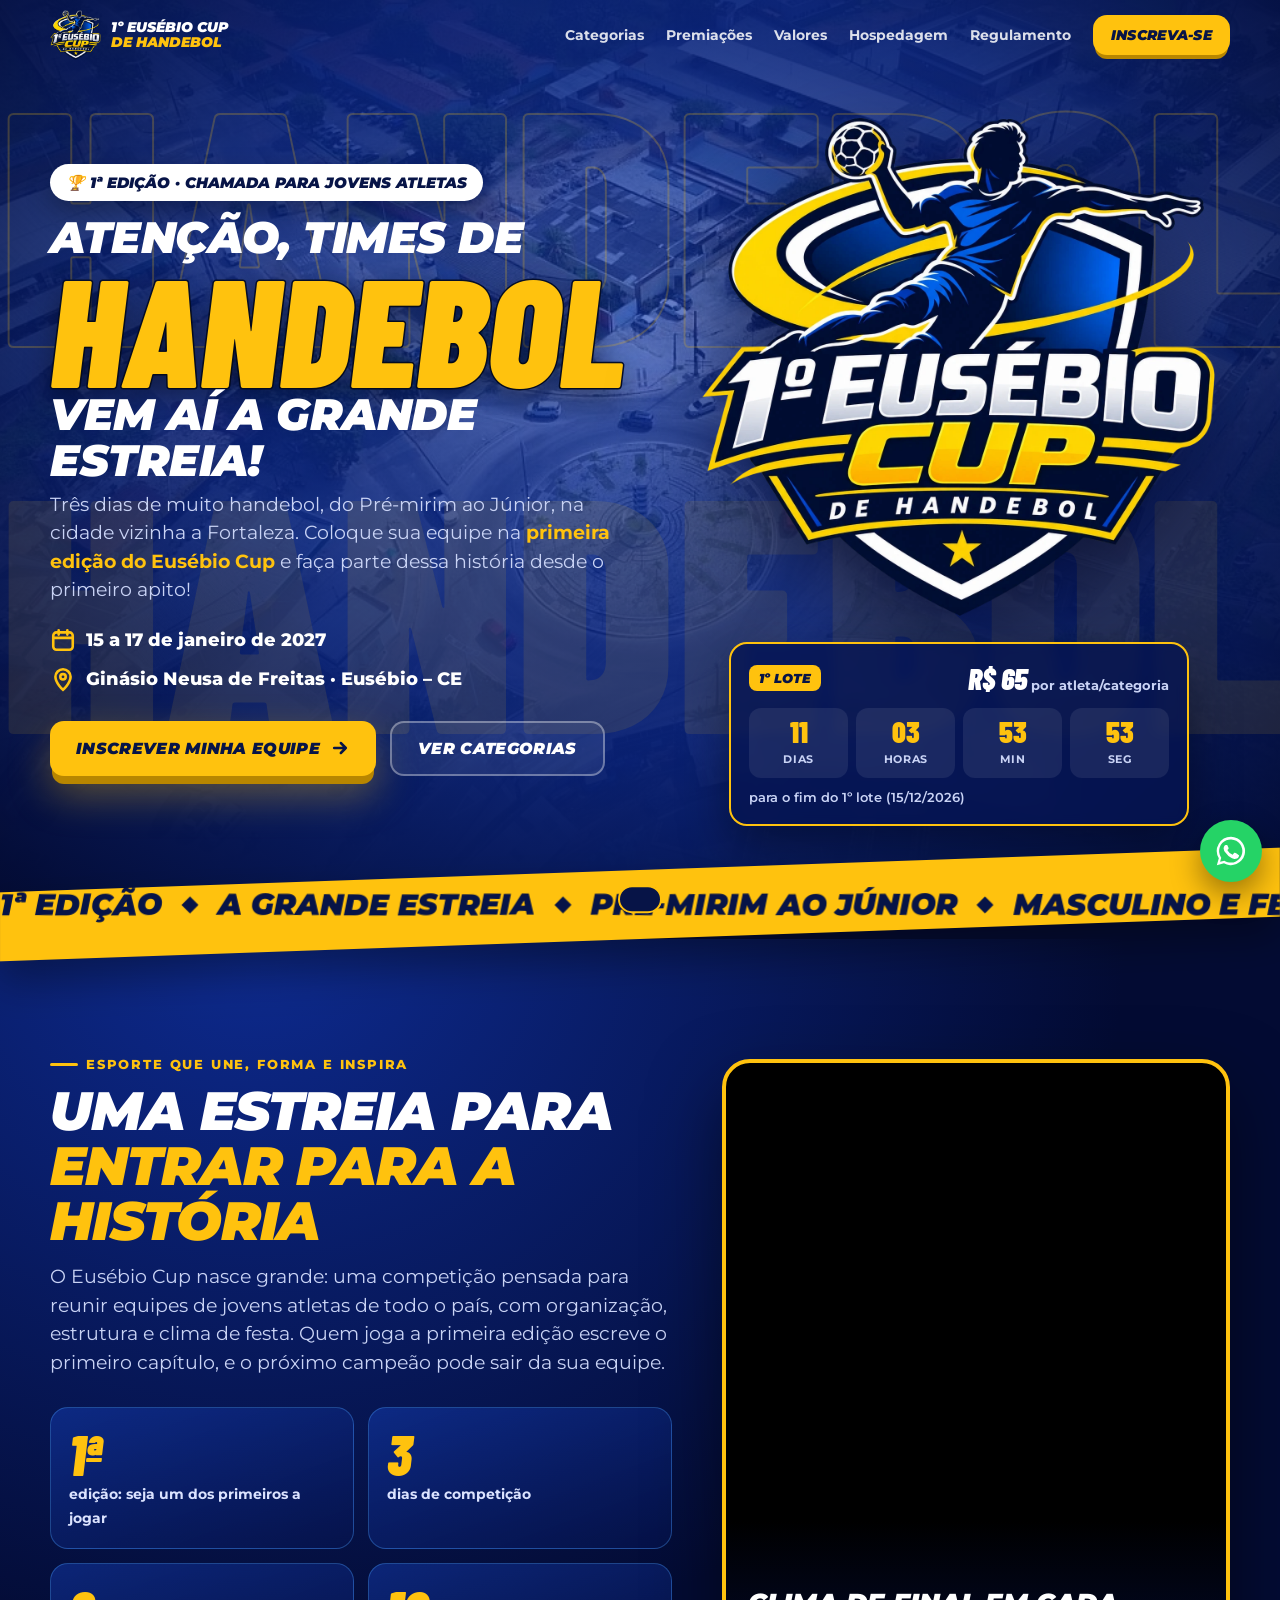
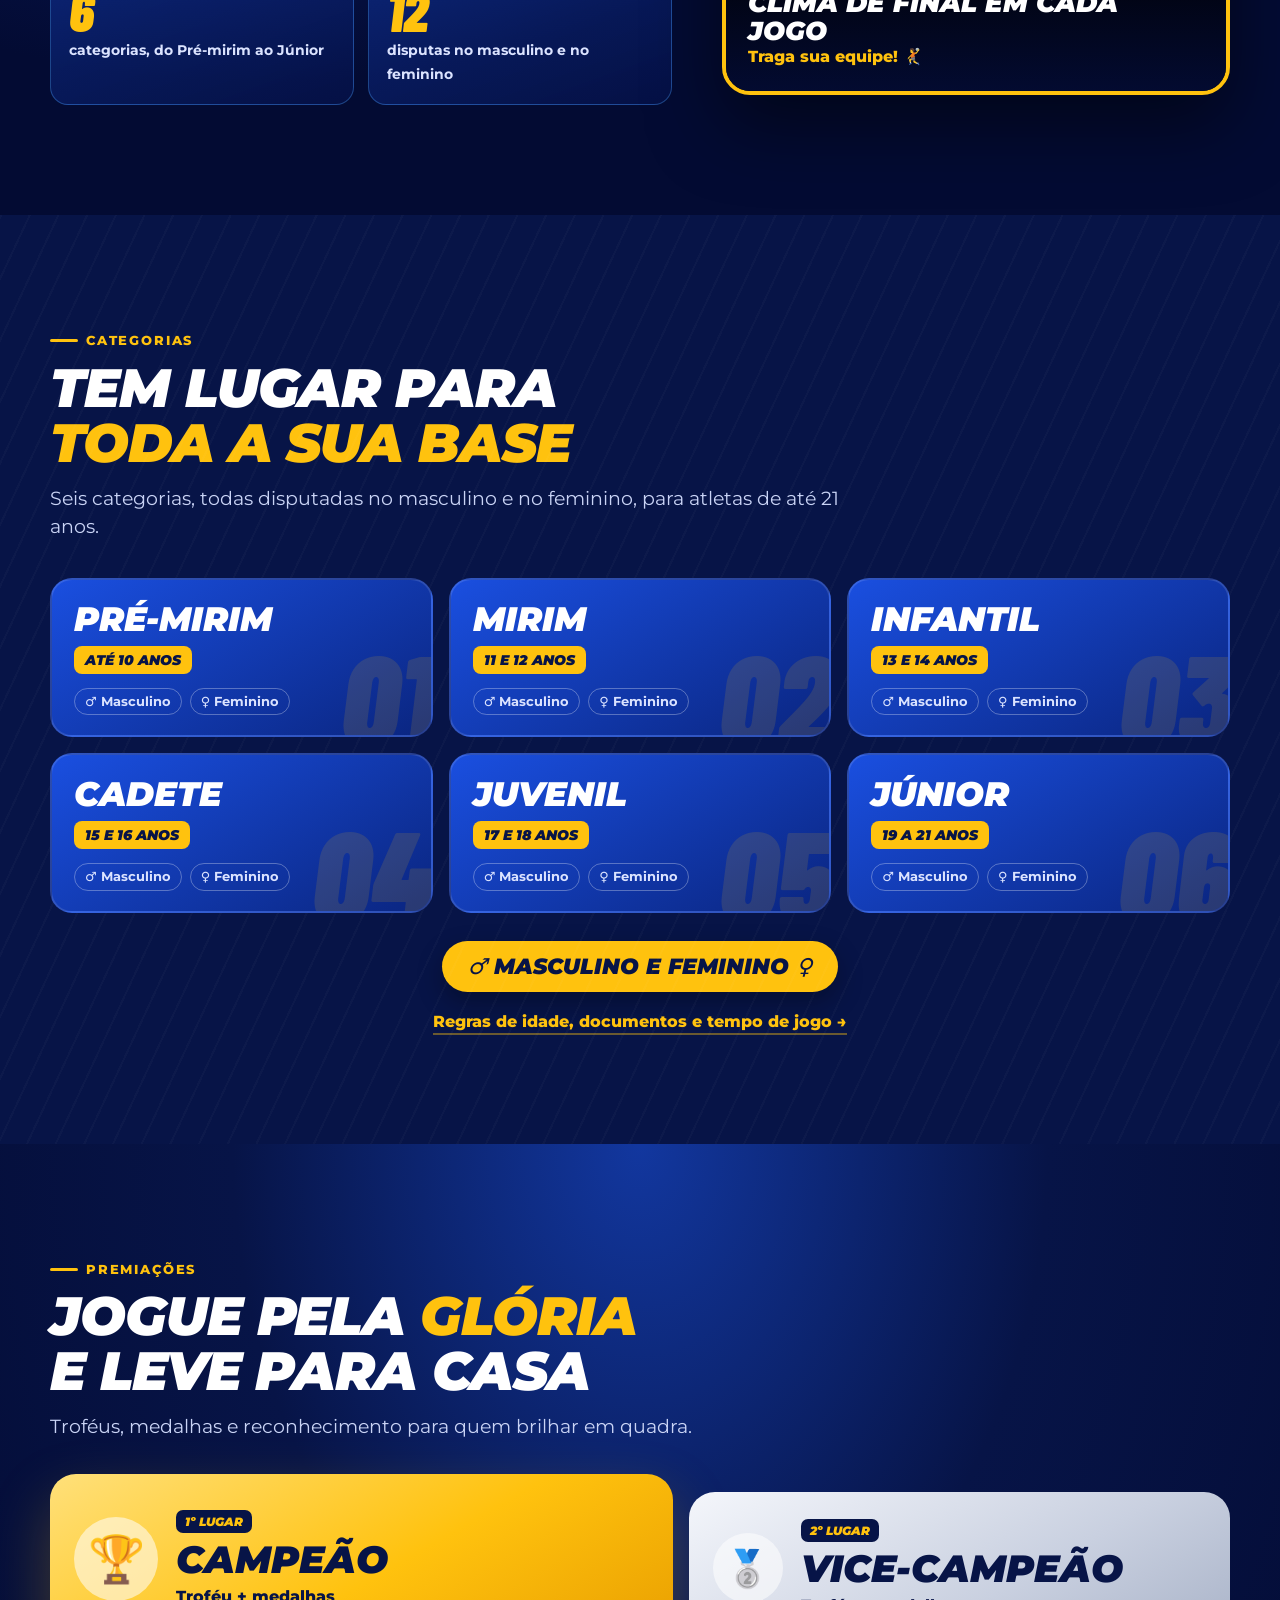
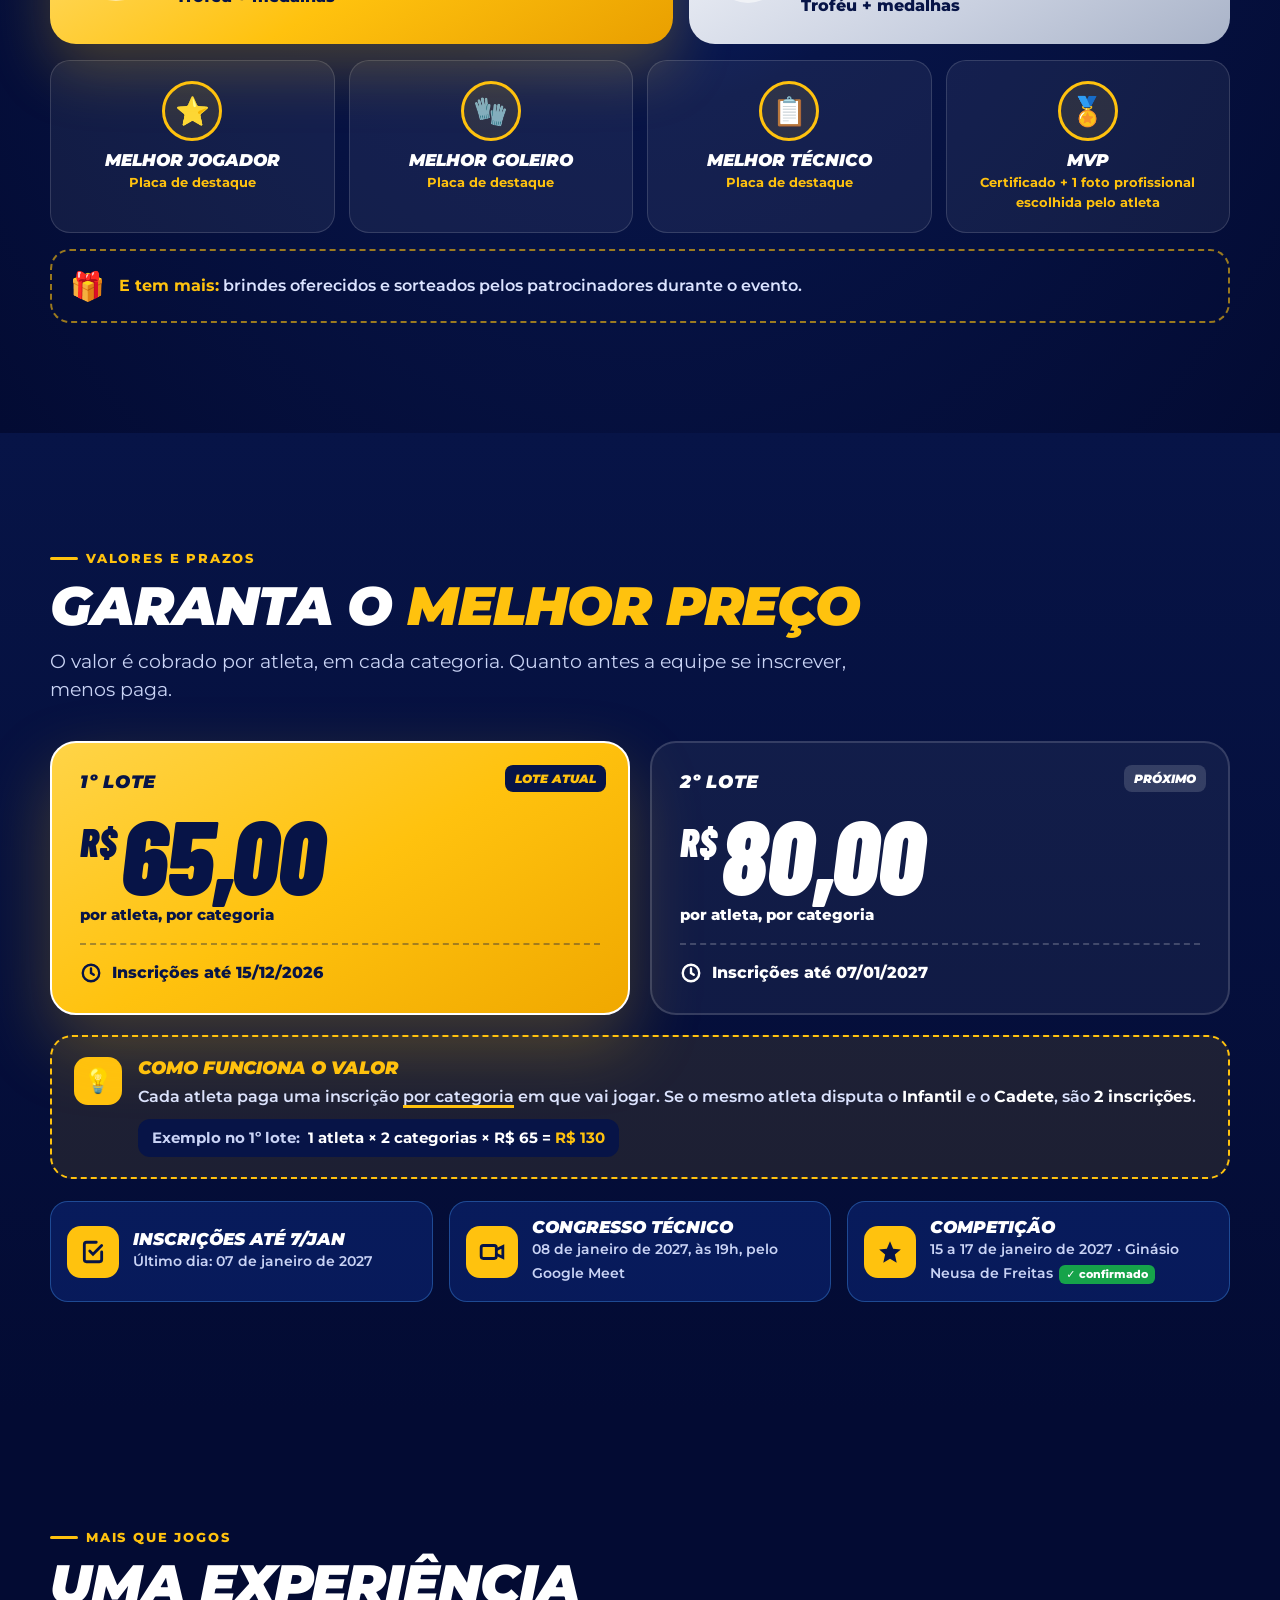
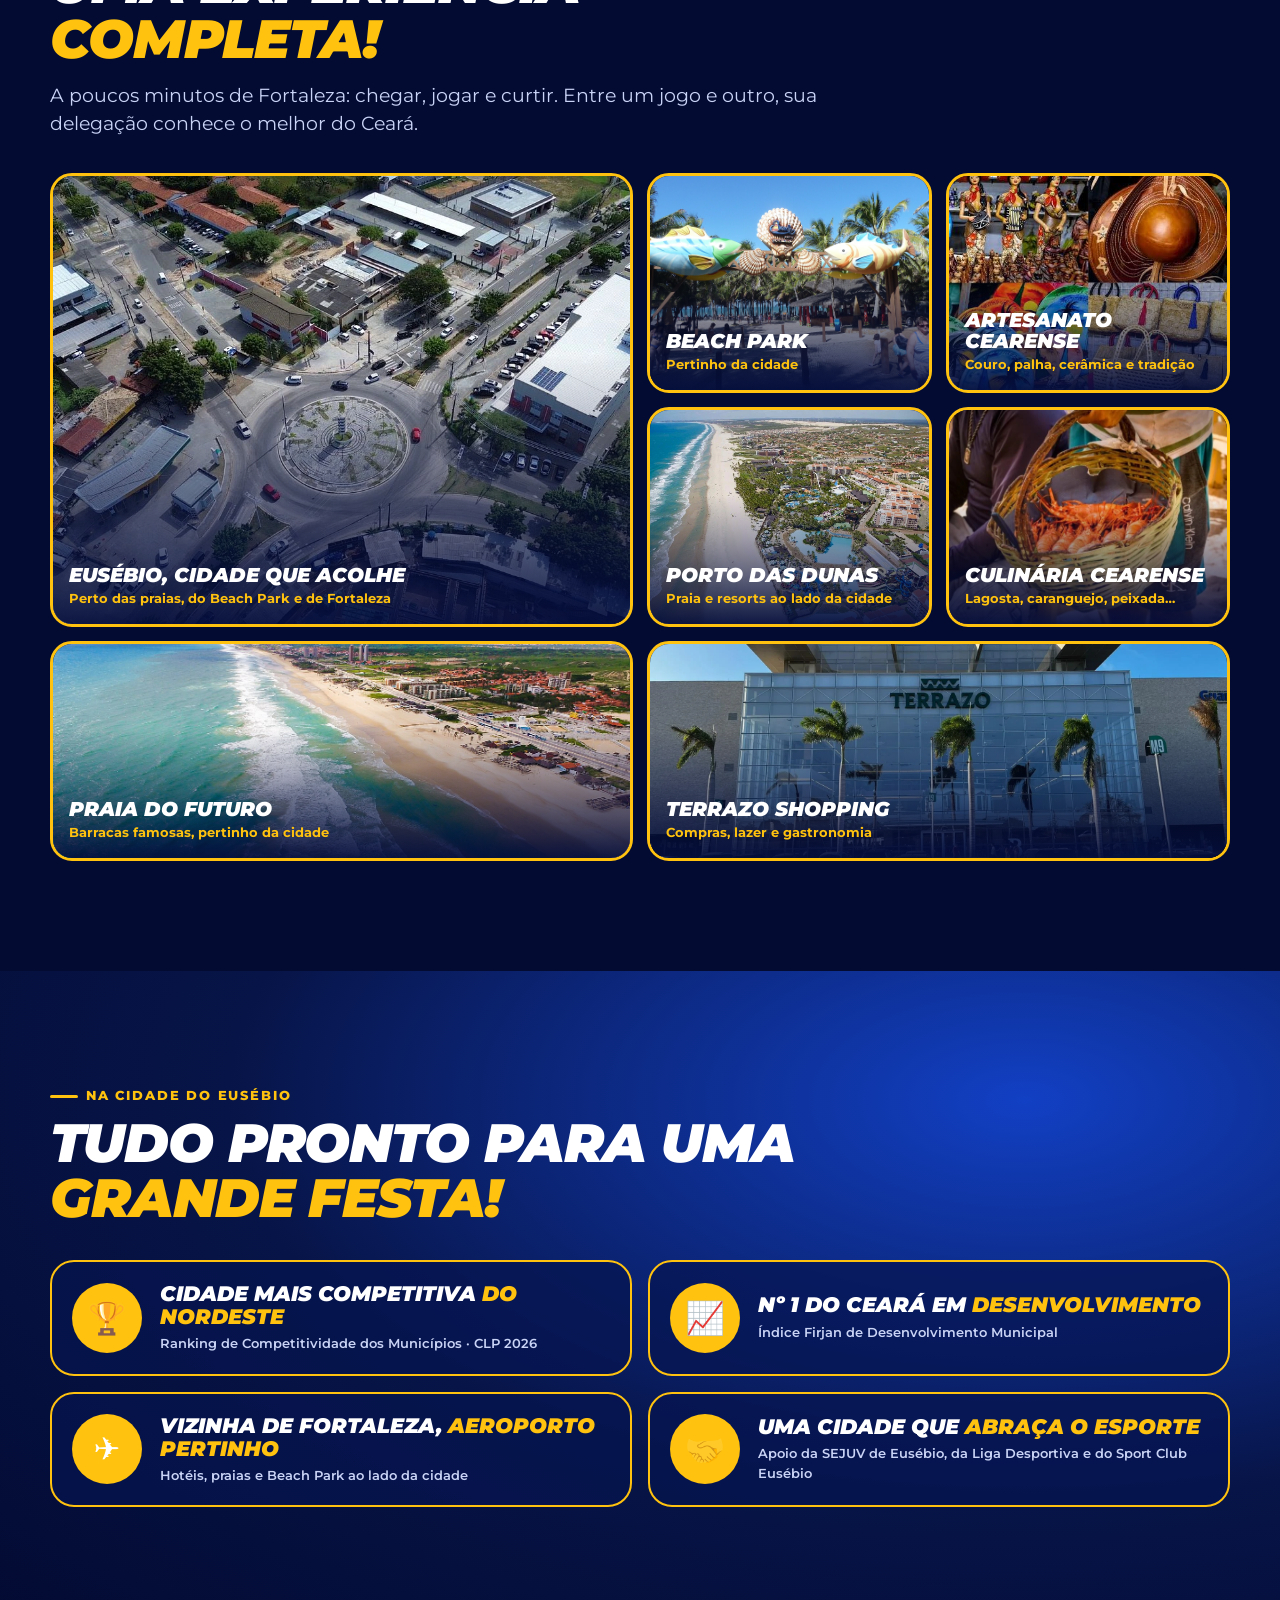
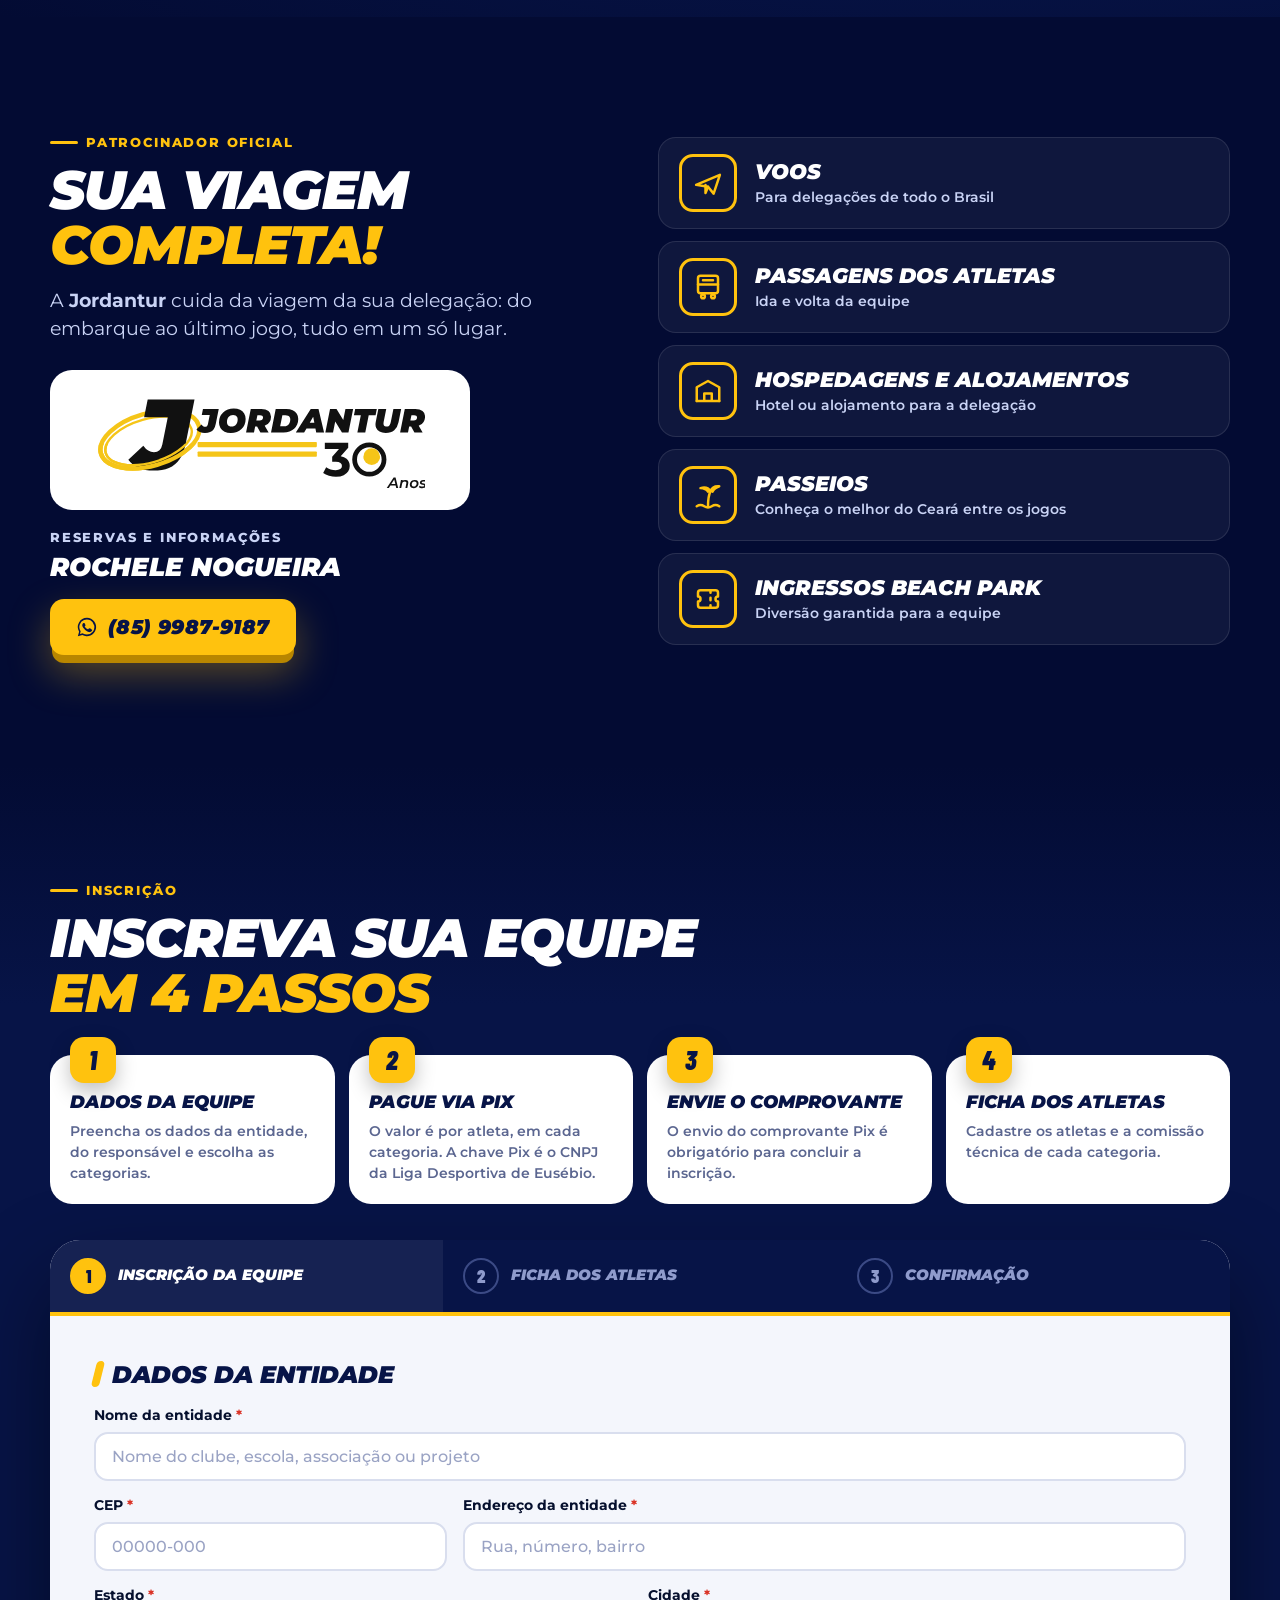
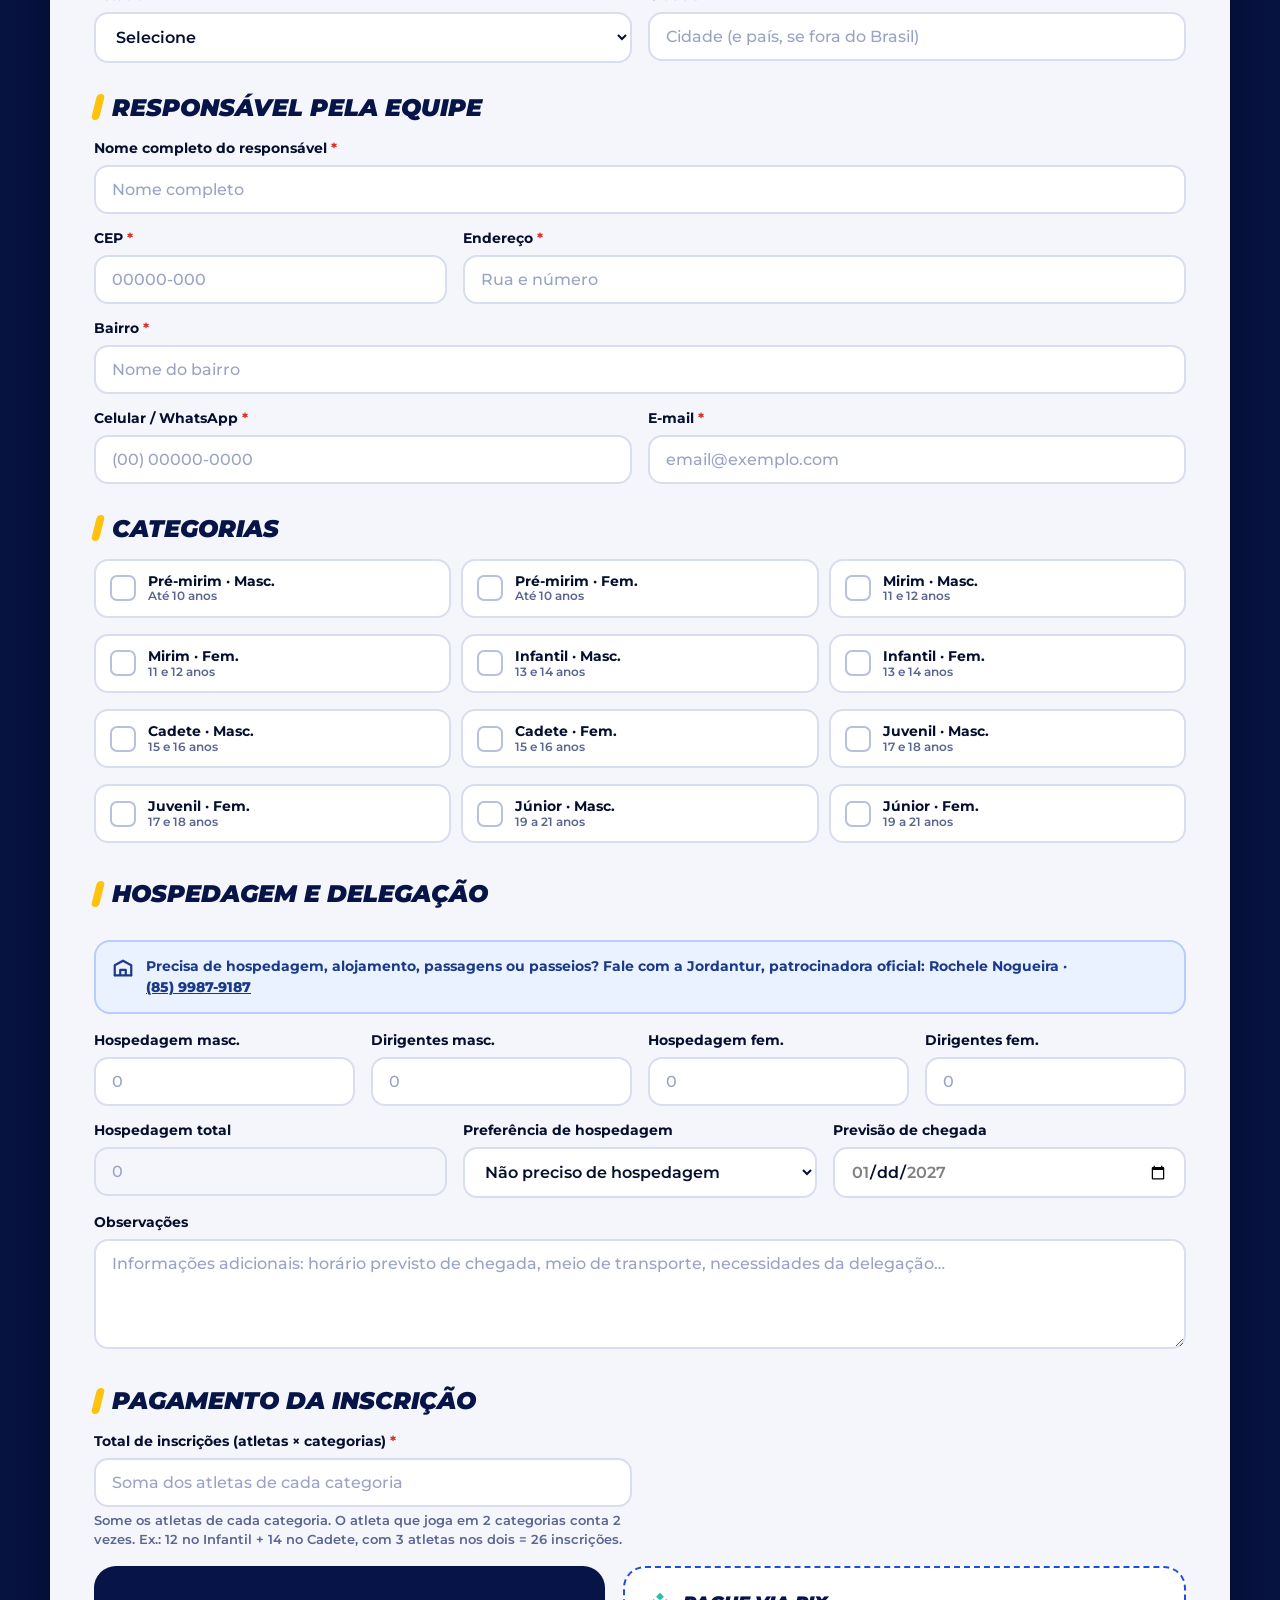
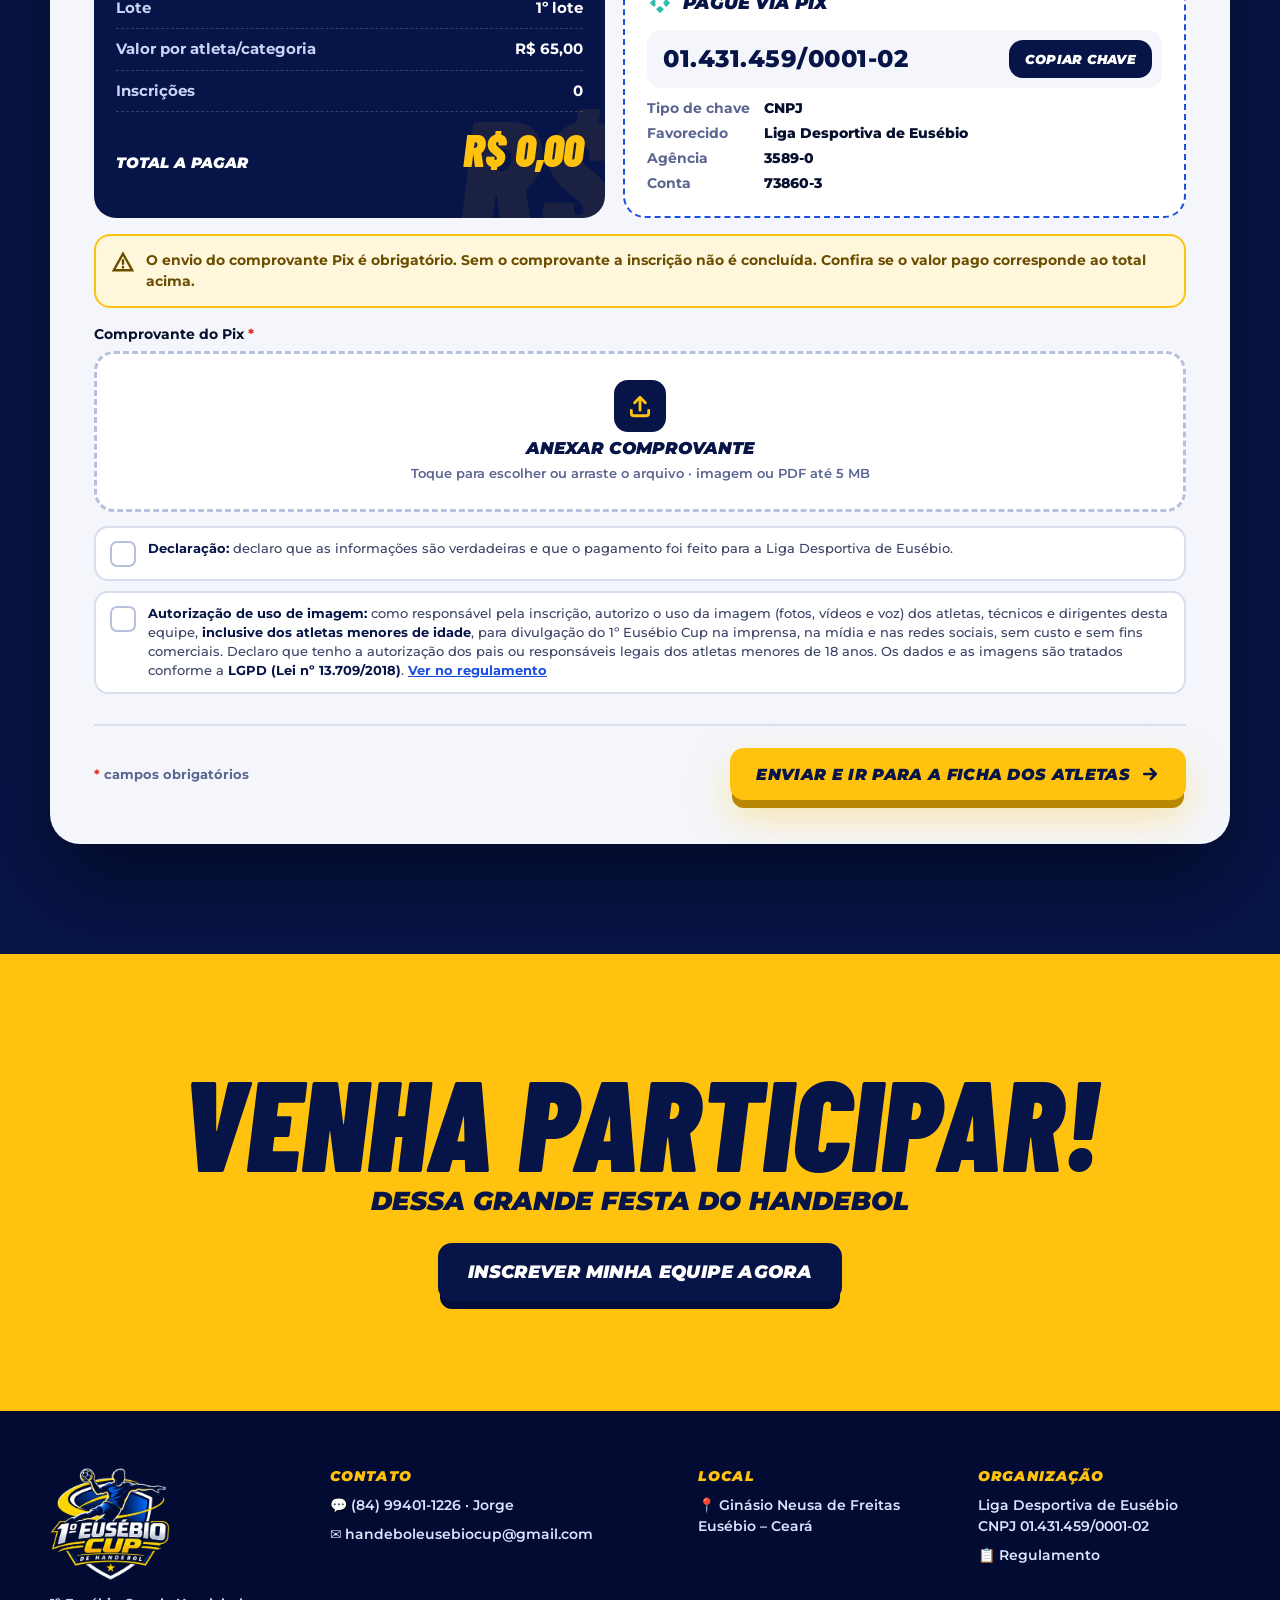
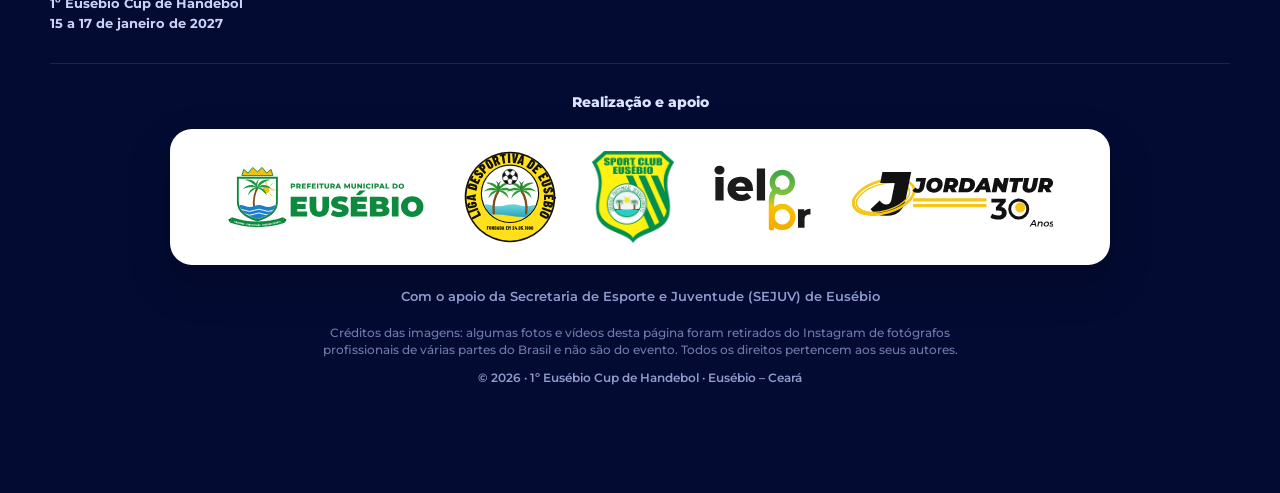
<file: index.html>
<!doctype html>
<html lang="pt-BR">
<head>
<meta charset="utf-8">
<meta name="viewport" content="width=device-width, initial-scale=1">
<title>1º Eusébio Cup de Handebol · Inscrições abertas</title>
<meta name="description" content="1º Eusébio Cup de Handebol, de 15 a 17 de janeiro de 2027 em Eusébio, Ceará. A primeira edição de uma competição que nasce para reunir equipes de jovens atletas de todo o Brasil. Inscrições abertas.">
<meta property="og:title" content="1º Eusébio Cup de Handebol · Inscrições abertas">
<meta property="og:description" content="15 a 17 de janeiro de 2027 · Eusébio – CE. A estreia de uma nova competição de handebol, do Pré-mirim ao Júnior, masculino e feminino. Inscreva sua equipe!">
<meta property="og:image" content="assets/cartaz-oficial.jpg">
<meta name="theme-color" content="#071447">
<script>/* se uma imagem não carregar (ex.: abriram só o index.html sem a pasta assets), esconde a caixa quebrada */
document.addEventListener('error', e => { if (e.target.tagName === 'IMG') e.target.style.visibility = 'hidden'; }, true);</script>
<link rel="icon" href="assets/logo.webp?v=20261126">
<link rel="preconnect" href="https://fonts.googleapis.com">
<link rel="preconnect" href="https://fonts.gstatic.com" crossorigin>
<link href="https://fonts.googleapis.com/css2?family=Barlow+Condensed:ital,wght@0,800;0,900;1,800;1,900&family=Montserrat:ital,wght@0,500;0,600;0,700;0,800;1,800;1,900&display=swap" rel="stylesheet">
<link rel="stylesheet" href="assets/site.css?v=2026-11-24">
</head>
<body>

<header class="top" id="top">
  <div class="wrap">
    <a class="brand" href="#inicio"><img src="assets/logo.webp?v=20261126" alt="1º Eusébio Cup de Handebol"><span>1º Eusébio Cup<br><span class="gold" style="display:inline">de Handebol</span></span></a>
    <nav>
      <a class="l" href="#categorias">Categorias</a>
      <a class="l" href="#premiacoes">Premiações</a>
      <a class="l" href="#valores">Valores</a>
      <a class="l" href="#viagem">Hospedagem</a>
      <a class="l" href="regulamento.html">Regulamento</a>
      <a class="l m" href="regulamento.html">Regulamento</a>
      <a class="btn btn-gold" href="#inscricao">Inscreva-se</a>
    </nav>
  </div>
</header>

<!-- HERO -->
<section class="hero" id="inicio">
  <video class="bg" src="assets/jogada.mp4" autoplay muted loop playsinline preload="auto" poster="assets/eusebio.webp"></video>
  <div class="marq m1" aria-hidden="true"><span>HANDEBOL HANDEBOL HANDEBOL HANDEBOL&nbsp;</span><span>HANDEBOL HANDEBOL HANDEBOL HANDEBOL&nbsp;</span></div>
  <div class="marq m2" aria-hidden="true"><span>HANDEBOL HANDEBOL HANDEBOL HANDEBOL&nbsp;</span><span>HANDEBOL HANDEBOL HANDEBOL HANDEBOL&nbsp;</span></div>
  <div class="wrap hero-in">
    <div>
      <span class="chip">🏆 1ª edição · Chamada para jovens atletas</span>
      <h1>Atenção, times de <span class="hb">Handebol</span> vem aí a grande estreia!</h1>
      <p class="lead hl">Três dias de muito handebol, do Pré-mirim ao Júnior, na cidade vizinha a Fortaleza. Coloque sua equipe na <b class="gold">primeira edição do Eusébio Cup</b> e faça parte dessa história desde o primeiro apito!</p>
      <div class="meta">
        <div><svg width="26" height="26" viewBox="0 0 24 24" fill="none" stroke="currentColor" stroke-width="2.4" stroke-linecap="round"><rect x="3" y="5" width="18" height="16" rx="3"/><path d="M8 3v4M16 3v4M3 10h18"/></svg>15 a 17 de janeiro de 2027</div>
        <div><svg width="26" height="26" viewBox="0 0 24 24" fill="none" stroke="currentColor" stroke-width="2.4" stroke-linecap="round"><path d="M12 22s7-6.2 7-12a7 7 0 10-14 0c0 5.8 7 12 7 12z"/><circle cx="12" cy="10" r="2.5"/></svg>Ginásio Neusa de Freitas · Eusébio – CE</div>
      </div>
      <div class="ctas">
        <a class="btn btn-gold pulse" href="#inscricao">Inscrever minha equipe
          <svg width="20" height="20" viewBox="0 0 24 24" fill="none" stroke="currentColor" stroke-width="3" stroke-linecap="round" stroke-linejoin="round"><path d="M5 12h14M13 6l6 6-6 6"/></svg></a>
        <a class="btn btn-ghost" href="#categorias">Ver categorias</a>
      </div>
    </div>
    <div class="vis">
      <img class="logo-big" src="assets/logo.webp?v=20261126" alt="Logo do 1º Eusébio Cup de Handebol" width="520" height="520">
      <div class="lote-card" id="loteCard">
        <div class="lt"><span class="tag" id="lcTag">1º lote</span><span class="price" id="lcPrice">R$ 65<small>por atleta/categoria</small></span></div>
        <div class="cd" id="cd"><div><b id="cdD">00</b><span>dias</span></div><div><b id="cdH">00</b><span>horas</span></div><div><b id="cdM">00</b><span>min</span></div><div><b id="cdS">00</b><span>seg</span></div></div>
        <p id="lcTxt">para o fim do 1º lote (15/12/2026)</p>
      </div>
    </div>
  </div>
</section>

<div class="ufs" aria-label="1ª edição do Eusébio Cup">
  <div class="row"><span>1ª edição <i></i> A grande estreia <i></i> Pré-mirim ao Júnior <i></i> Masculino e feminino <i></i> 15 a 17 de janeiro de 2027 <i></i> Eusébio – CE <i></i> Faça parte da história <i></i></span><span aria-hidden="true">1ª edição <i></i> A grande estreia <i></i> Pré-mirim ao Júnior <i></i> Masculino e feminino <i></i> 15 a 17 de janeiro de 2027 <i></i> Eusébio – CE <i></i> Faça parte da história <i></i></span></div>
</div>

<!-- CHAMADA -->
<section class="call pad">
  <div class="wrap call-grid">
    <div class="rv">
      <span class="eyebrow">Esporte que une, forma e inspira</span>
      <h2 class="sec">Uma estreia para<br><span class="gold">entrar para a história</span></h2>
      <p class="lead">O Eusébio Cup nasce grande: uma competição pensada para reunir equipes de jovens atletas de todo o país, com organização, estrutura e clima de festa. Quem joga a primeira edição escreve o primeiro capítulo, e o próximo campeão pode sair da sua equipe.</p>
      <div class="stats">
        <div class="stat"><b>1ª</b><span>edição: seja um dos primeiros a jogar</span></div>
        <div class="stat"><b>3</b><span>dias de competição</span></div>
        <div class="stat"><b>6</b><span>categorias, do Pré-mirim ao Júnior</span></div>
        <div class="stat"><b>12</b><span>disputas no masculino e no feminino</span></div>
      </div>
    </div>
    <div class="map rv">
      <video src="assets/cadete-feminino.mp4" autoplay muted loop playsinline preload="metadata"></video>
      <div class="ov"><b>Clima de final em cada jogo</b><span>Traga sua equipe! 🤾</span></div>
    </div>
  </div>
</section>

<!-- CATEGORIAS -->
<section class="cats pad" id="categorias">
  <div class="wrap">
    <div class="rv">
      <span class="eyebrow">Categorias</span>
      <h2 class="sec">Tem lugar para<br><span class="gold">toda a sua base</span></h2>
      <p class="lead">Seis categorias, todas disputadas no masculino e no feminino, para atletas de até 21 anos.</p>
    </div>
    <div class="cat-grid" id="catGrid"></div>
    <div class="naipe rv"><span class="chip">♂ Masculino e feminino ♀</span></div>
    <p class="more rv"><a href="regulamento.html#regras">Regras de idade, documentos e tempo de jogo →</a></p>
  </div>
</section>

<!-- PREMIAÇÕES -->
<section class="awards pad" id="premiacoes">
  <div class="wrap">
    <div class="rv">
      <span class="eyebrow">Premiações</span>
      <h2 class="sec">Jogue pela <span class="gold">glória</span><br>e leve para casa</h2>
      <p class="lead">Troféus, medalhas e reconhecimento para quem brilhar em quadra.</p>
    </div>
    <div class="podium">
      <div class="pod gold rv"><div class="pod-ic">🏆</div><div><span class="pod-tag">1º lugar</span><b>Campeão</b><p>Troféu + medalhas</p></div></div>
      <div class="pod silver rv"><div class="pod-ic">🥈</div><div><span class="pod-tag">2º lugar</span><b>Vice-campeão</b><p>Troféu + medalhas</p></div></div>
    </div>
    <div class="highlights">
      <div class="hl-card rv"><div class="hl-ic">⭐</div><b>Melhor jogador</b><span>Placa de destaque</span></div>
      <div class="hl-card rv"><div class="hl-ic">🧤</div><b>Melhor goleiro</b><span>Placa de destaque</span></div>
      <div class="hl-card rv"><div class="hl-ic">📋</div><b>Melhor técnico</b><span>Placa de destaque</span></div>
      <div class="hl-card rv"><div class="hl-ic">🏅</div><b>MVP</b><span>Certificado + 1 foto profissional escolhida pelo atleta</span></div>
    </div>
    <div class="gifts rv"><span>🎁</span><p><b>E tem mais:</b> brindes oferecidos e sorteados pelos patrocinadores durante o evento.</p></div>
  </div>
</section>

<!-- VALORES -->
<section class="lotes pad" id="valores">
  <div class="wrap">
    <div class="rv">
      <span class="eyebrow">Valores e prazos</span>
      <h2 class="sec">Garanta o <span class="gold">melhor preço</span></h2>
      <p class="lead">O valor é cobrado por atleta, em cada categoria. Quanto antes a equipe se inscrever, menos paga.</p>
    </div>
    <div class="lote-grid">
      <div class="lote rv" id="lote1">
        <span class="badge" id="b1">Lote atual</span>
        <div class="lt">1º lote</div>
        <div class="val"><sup>R$</sup>65,00</div>
        <div class="per">por atleta, por categoria</div>
        <div class="until"><svg width="22" height="22" viewBox="0 0 24 24" fill="none" stroke="currentColor" stroke-width="2.6" stroke-linecap="round"><circle cx="12" cy="12" r="9"/><path d="M12 7v5l3 2"/></svg>Inscrições até 15/12/2026</div>
      </div>
      <div class="lote rv" id="lote2">
        <span class="badge x" id="b2">Em breve</span>
        <div class="lt">2º lote</div>
        <div class="val"><sup>R$</sup>80,00</div>
        <div class="per">por atleta, por categoria</div>
        <div class="until"><svg width="22" height="22" viewBox="0 0 24 24" fill="none" stroke="currentColor" stroke-width="2.6" stroke-linecap="round"><circle cx="12" cy="12" r="9"/><path d="M12 7v5l3 2"/></svg>Inscrições até 07/01/2027</div>
      </div>
    </div>
    <div class="ex rv">
      <div class="ex-ic">💡</div>
      <div><b>Como funciona o valor</b><p>Cada atleta paga uma inscrição <u>por categoria</u> em que vai jogar. Se o mesmo atleta disputa o <b>Infantil</b> e o <b>Cadete</b>, são <b>2 inscrições</b>.</p>
        <div class="ex-calc"><span>Exemplo no 1º lote:</span> 1 atleta × 2 categorias × R$ 65 = <b>R$ 130</b></div></div>
    </div>
    <div class="dates">
      <div class="date rv"><div class="ic"><svg width="26" height="26" viewBox="0 0 24 24" fill="none" stroke="currentColor" stroke-width="2.6" stroke-linecap="round"><path d="M9 11l3 3 8-8"/><path d="M20 12v7a2 2 0 01-2 2H6a2 2 0 01-2-2V5a2 2 0 012-2h9"/></svg></div><div><b>Inscrições até 7/jan</b><span>Último dia: 07 de janeiro de 2027</span></div></div>
      <div class="date rv"><div class="ic"><svg width="26" height="26" viewBox="0 0 24 24" fill="none" stroke="currentColor" stroke-width="2.6" stroke-linecap="round"><rect x="2" y="6" width="14" height="12" rx="2"/><path d="M16 10l6-3v10l-6-3"/></svg></div><div><b>Congresso técnico</b><span>08 de janeiro de 2027, às 19h, pelo Google Meet</span></div></div>
      <div class="date rv"><div class="ic"><svg width="26" height="26" viewBox="0 0 24 24" fill="currentColor"><path d="M12 2l2.9 6.9L22 9.6l-5.5 4.8L18.2 22 12 18.2 5.8 22l1.7-7.6L2 9.6l7.1-.7z"/></svg></div><div><b>Competição</b><span>15 a 17 de janeiro de 2027 · Ginásio Neusa de Freitas <em class="okb">✓ confirmado</em></span></div></div>
    </div>
  </div>
</section>

<!-- EXPERIÊNCIA -->
<section class="exp pad" id="experiencia">
  <div class="wrap">
    <div class="rv">
      <span class="eyebrow">Mais que jogos</span>
      <h2 class="sec">Uma experiência<br><span class="gold">completa!</span></h2>
      <p class="lead">A poucos minutos de Fortaleza: chegar, jogar e curtir. Entre um jogo e outro, sua delegação conhece o melhor do Ceará.</p>
    </div>
    <div class="gal">
      <div class="ph w2 h2 rv"><img src="assets/eusebio.webp" alt="Vista aérea da cidade de Eusébio" loading="lazy"><div class="cap"><b>Eusébio, cidade que acolhe</b><span>Perto das praias, do Beach Park e de Fortaleza</span></div></div>
      <div class="ph rv"><img src="assets/beachpark.jpg" alt="Beach Park" loading="lazy"><div class="cap"><b>Beach Park</b><span>Pertinho da cidade</span></div></div>
      <div class="ph rv"><img src="assets/artesanato.png" alt="Artesanato cearense: bonecas, chapéus de couro, pratos pintados e bolsas de palha" loading="lazy"><div class="cap"><b>Artesanato cearense</b><span>Couro, palha, cerâmica e tradição</span></div></div>
      <div class="ph rv"><img src="assets/portodunas.webp" alt="Vista aérea da praia de Porto das Dunas" loading="lazy"><div class="cap"><b>Porto das Dunas</b><span>Praia e resorts ao lado da cidade</span></div></div>
      <div class="ph rv"><img src="assets/culinaria.webp" alt="Cesto de lagostas frescas" loading="lazy"><div class="cap"><b>Culinária cearense</b><span>Lagosta, caranguejo, peixada…</span></div></div>
      <div class="ph w2 rv"><img src="assets/futuro.jpg" alt="Praia do Futuro" loading="lazy"><div class="cap"><b>Praia do Futuro</b><span>Barracas famosas, pertinho da cidade</span></div></div>
      <div class="ph w2 rv"><img src="assets/terrazo.webp" alt="Fachada do Terrazo Shopping" loading="lazy"><div class="cap"><b>Terrazo Shopping</b><span>Compras, lazer e gastronomia</span></div></div>
    </div>
    <div class="gal-hint" aria-hidden="true"><span>Arraste para ver mais</span><span class="gal-dots" id="galDots"></span></div>
  </div>
</section>

<!-- POR QUE EUSÉBIO -->
<section class="why pad">
  <div class="wrap">
    <div class="rv">
      <span class="eyebrow">Na cidade do Eusébio</span>
      <h2 class="sec">Tudo pronto para uma<br><span class="gold">grande festa!</span></h2>
    </div>
    <div class="why-grid">
      <div class="wc rv"><div class="em">🏆</div><div><b>Cidade mais competitiva <em>do Nordeste</em></b><span>Ranking de Competitividade dos Municípios · CLP 2026</span></div></div>
      <div class="wc rv"><div class="em">📈</div><div><b>Nº 1 do Ceará em <em>desenvolvimento</em></b><span>Índice Firjan de Desenvolvimento Municipal</span></div></div>
      <div class="wc rv"><div class="em">✈️</div><div><b>Vizinha de Fortaleza, <em>aeroporto pertinho</em></b><span>Hotéis, praias e Beach Park ao lado da cidade</span></div></div>
      <div class="wc rv"><div class="em">🤝</div><div><b>Uma cidade que <em>abraça o esporte</em></b><span>Apoio da SEJUV de Eusébio, da Liga Desportiva e do Sport Club Eusébio</span></div></div>
    </div>
  </div>
</section>

<!-- PATROCINADOR · JORDANTUR (viagem, hospedagem e passeios) -->
<section class="trip pad" id="viagem">
  <div class="wrap trip-grid">
    <div class="trip-info rv">
      <span class="eyebrow">Patrocinador oficial</span>
      <h2 class="sec">Sua viagem<br><span class="gold">completa!</span></h2>
      <p class="lead">A <b>Jordantur</b> cuida da viagem da sua delegação: do embarque ao último jogo, tudo em um só lugar.</p>
      <div class="trip-logo"><img src="assets/logos/jordantur.svg" alt="Jordantur 30 anos" loading="lazy"></div>
      <div class="trip-ctt">
        <span>Reservas e informações</span>
        <b>Rochele Nogueira</b>
        <a class="btn btn-gold" href="https://wa.me/558599879187?text=Ol%C3%A1%2C%20Rochele!%20Vim%20pelo%20site%20do%201%C2%BA%20Eus%C3%A9bio%20Cup%20de%20Handebol%20e%20quero%20informa%C3%A7%C3%B5es%20sobre%20viagem%20e%20hospedagem." target="_blank" rel="noopener">
          <svg width="22" height="22" viewBox="0 0 24 24" fill="currentColor"><path d="M12 2a10 10 0 00-8.6 15.1L2 22l5-1.3A10 10 0 1012 2zm0 18.2c-1.6 0-3.1-.4-4.4-1.2l-.3-.2-3 .8.8-2.9-.2-.3A8.2 8.2 0 1112 20.2zm4.5-6.1c-.2-.1-1.5-.7-1.7-.8s-.4-.1-.6.1-.7.8-.8 1-.3.2-.5.1a6.7 6.7 0 01-3.3-2.9c-.3-.4.3-.4.7-1.3.1-.2 0-.3 0-.4l-.8-1.8c-.2-.5-.4-.4-.6-.4h-.5a1 1 0 00-.7.3 3 3 0 00-.9 2.2 5.2 5.2 0 001.1 2.7 11.8 11.8 0 004.5 4c1.7.7 2.3.8 3.2.6a2.7 2.7 0 001.8-1.3 2.2 2.2 0 00.2-1.3c-.1-.1-.3-.2-.6-.3z"/></svg>
          (85) 9987-9187</a>
      </div>
    </div>
    <ul class="trip-list">
      <li class="rv"><i><svg viewBox="0 0 24 24" fill="none" stroke="currentColor" stroke-width="2" stroke-linecap="round" stroke-linejoin="round"><path d="M2.5 13.5l19-8-5 15-4.5-5.5z"/><path d="M12 15l-2 5v-6.5"/></svg></i><div><b>Voos</b><span>Para delegações de todo o Brasil</span></div></li>
      <li class="rv"><i><svg viewBox="0 0 24 24" fill="none" stroke="currentColor" stroke-width="2" stroke-linecap="round" stroke-linejoin="round"><rect x="4" y="3" width="16" height="14" rx="2"/><path d="M4 10h16M8 6.5h8"/><circle cx="8" cy="19.5" r="1.5"/><circle cx="16" cy="19.5" r="1.5"/></svg></i><div><b>Passagens dos atletas</b><span>Ida e volta da equipe</span></div></li>
      <li class="rv"><i><svg viewBox="0 0 24 24" fill="none" stroke="currentColor" stroke-width="2" stroke-linecap="round" stroke-linejoin="round"><path d="M3 20V9l9-5 9 5v11"/><path d="M3 20h18M9 20v-6h6v6"/></svg></i><div><b>Hospedagens e alojamentos</b><span>Hotel ou alojamento para a delegação</span></div></li>
      <li class="rv"><i><svg viewBox="0 0 24 24" fill="none" stroke="currentColor" stroke-width="2" stroke-linecap="round" stroke-linejoin="round"><path d="M12 21c0-5 .5-9 2-12"/><path d="M14 9c-1.5-2.5-4.5-3.5-8-2.5 3 .3 5 1.2 6 2.8"/><path d="M14 9c1-2.7 3.8-4.3 7-4-2.7 1-4.5 2.3-5.4 4.3"/><path d="M3 21c2-1.3 4-1.3 6 0s4 1.3 6 0 4-1.3 6 0"/></svg></i><div><b>Passeios</b><span>Conheça o melhor do Ceará entre os jogos</span></div></li>
      <li class="rv"><i><svg viewBox="0 0 24 24" fill="none" stroke="currentColor" stroke-width="2" stroke-linecap="round" stroke-linejoin="round"><path d="M4 7a2 2 0 012-2h12a2 2 0 012 2v3a2 2 0 000 4v3a2 2 0 01-2 2H6a2 2 0 01-2-2v-3a2 2 0 000-4z"/><path d="M14 5v2M14 11v2M14 17v2"/></svg></i><div><b>Ingressos Beach Park</b><span>Diversão garantida para a equipe</span></div></li>
    </ul>
  </div>
</section>

<!-- COMO FUNCIONA + FORMULÁRIO -->
<section class="insc pad" id="inscricao">
  <div class="wrap">
    <div class="rv">
      <span class="eyebrow">Inscrição</span>
      <h2 class="sec">Inscreva sua equipe<br><span class="gold">em 4 passos</span></h2>
    </div>
    <div class="steps">
      <div class="st rv"><b>Dados da equipe</b><p>Preencha os dados da entidade, do responsável e escolha as categorias.</p></div>
      <div class="st rv"><b>Pague via Pix</b><p>O valor é por atleta, em cada categoria. A chave Pix é o CNPJ da Liga Desportiva de Eusébio.</p></div>
      <div class="st rv"><b>Envie o comprovante</b><p>O envio do comprovante Pix é obrigatório para concluir a inscrição.</p></div>
      <div class="st rv"><b>Ficha dos atletas</b><p>Cadastre os atletas e a comissão técnica de cada categoria.</p></div>
    </div>

    <div class="panel" id="panel">
      <div class="prog" id="prog">
        <div class="on" data-s="1"><i>1</i>Inscrição da equipe</div>
        <div data-s="2"><i>2</i>Ficha dos atletas</div>
        <div data-s="3"><i>3</i>Confirmação</div>
      </div>

      <!-- ETAPA 1 -->
      <form class="step on" id="s1" novalidate>
        <fieldset class="fs">
          <legend>Dados da entidade</legend>
          <div class="grid">
            <div class="f c12"><label for="entidade">Nome da entidade <span class="req">*</span></label><input id="entidade" name="entidade" required placeholder="Nome do clube, escola, associação ou projeto"><div class="msg">Informe o nome da entidade.</div></div>
            <div class="f c4"><label for="cepEntidade">CEP <span class="req">*</span></label><input id="cepEntidade" name="cepEntidade" required inputmode="numeric" placeholder="00000-000" data-mask="cep" data-cep="entidade"><div class="msg">Informe um CEP válido.</div></div>
            <div class="f c8"><label for="enderecoEntidade">Endereço da entidade <span class="req">*</span></label><input id="enderecoEntidade" name="enderecoEntidade" required placeholder="Rua, número, bairro"><div class="msg">Informe o endereço da entidade.</div></div>
            <div class="f c6"><label for="estado">Estado <span class="req">*</span></label>
              <select id="estado" name="estado" required>
                <option value="">Selecione</option>
                <option>AC</option><option>AL</option><option>AM</option><option>AP</option><option>BA</option><option>CE</option><option>DF</option><option>ES</option><option>GO</option><option>MA</option><option>MG</option><option>MS</option><option>MT</option><option>PA</option><option>PB</option><option>PE</option><option>PI</option><option>PR</option><option>RJ</option><option>RN</option><option>RO</option><option>RR</option><option>RS</option><option>SC</option><option>SE</option><option>SP</option><option>TO</option>
                <option value="Exterior">Fora do Brasil</option>
              </select><div class="msg">Selecione o estado.</div></div>
            <div class="f c6"><label for="cidade">Cidade <span class="req">*</span></label><input id="cidade" name="cidade" required placeholder="Cidade (e país, se fora do Brasil)"><div class="msg">Informe a cidade.</div></div>
          </div>
        </fieldset>

        <fieldset class="fs">
          <legend>Responsável pela equipe</legend>
          <div class="grid">
            <div class="f c12"><label for="responsavel">Nome completo do responsável <span class="req">*</span></label><input id="responsavel" name="responsavel" required autocomplete="name" placeholder="Nome completo"><div class="msg">Informe o nome completo do responsável.</div></div>
            <div class="f c4"><label for="cepResponsavel">CEP <span class="req">*</span></label><input id="cepResponsavel" name="cepResponsavel" required inputmode="numeric" placeholder="00000-000" data-mask="cep" data-cep="responsavel"><div class="msg">Informe um CEP válido.</div></div>
            <div class="f c8"><label for="enderecoResponsavel">Endereço <span class="req">*</span></label><input id="enderecoResponsavel" name="enderecoResponsavel" required placeholder="Rua e número"><div class="msg">Informe o endereço do responsável.</div></div>
            <div class="f c12"><label for="bairro">Bairro <span class="req">*</span></label><input id="bairro" name="bairro" required placeholder="Nome do bairro"><div class="msg">Informe o bairro.</div></div>
            <div class="f c6"><label for="celular">Celular / WhatsApp <span class="req">*</span></label><input id="celular" name="celular" required inputmode="tel" autocomplete="tel" placeholder="(00) 00000-0000" data-mask="tel"><div class="msg">Informe um celular válido com DDD.</div></div>
            <div class="f c6"><label for="email">E-mail <span class="req">*</span></label><input id="email" name="email" type="email" required autocomplete="email" placeholder="email@exemplo.com"><div class="msg">Informe um e-mail válido.</div></div>
          </div>
        </fieldset>

        <fieldset class="fs">
          <legend>Categorias</legend>
          <div class="f" id="catField">
            <div class="checks" id="catChecks"></div>
            <div class="msg">Escolha pelo menos uma categoria.</div>
          </div>
        </fieldset>

        <fieldset class="fs">
          <legend>Hospedagem e delegação</legend>
          <div class="alert info"><svg width="22" height="22" viewBox="0 0 24 24" fill="none" stroke="currentColor" stroke-width="2.4" stroke-linecap="round" stroke-linejoin="round"><path d="M3 20V9l9-5 9 5v11"/><path d="M3 20h18M9 20v-6h6v6"/></svg><div>Precisa de hospedagem, alojamento, passagens ou passeios? Fale com a <b>Jordantur</b>, patrocinadora oficial: <b>Rochele Nogueira</b> · <a href="https://wa.me/558599879187?text=Ol%C3%A1%2C%20Rochele!%20Vim%20pelo%20site%20do%201%C2%BA%20Eus%C3%A9bio%20Cup%20de%20Handebol%20e%20quero%20informa%C3%A7%C3%B5es%20sobre%20viagem%20e%20hospedagem." target="_blank" rel="noopener">(85) 9987-9187</a></div></div>
          <div class="grid">
            <div class="f c3"><label for="hospMasc">Hospedagem masc.</label><input id="hospMasc" name="hospMasc" type="number" min="0" inputmode="numeric" placeholder="0" data-hosp></div>
            <div class="f c3"><label for="dirigMasc">Dirigentes masc.</label><input id="dirigMasc" name="dirigMasc" type="number" min="0" inputmode="numeric" placeholder="0" data-hosp></div>
            <div class="f c3"><label for="hospFem">Hospedagem fem.</label><input id="hospFem" name="hospFem" type="number" min="0" inputmode="numeric" placeholder="0" data-hosp></div>
            <div class="f c3"><label for="dirigFem">Dirigentes fem.</label><input id="dirigFem" name="dirigFem" type="number" min="0" inputmode="numeric" placeholder="0" data-hosp></div>
            <div class="f c4"><label for="hospTotal">Hospedagem total</label><input id="hospTotal" name="hospTotal" readonly placeholder="0" tabindex="-1" style="background:var(--paper)"></div>
            <div class="f c4"><label for="tipoHospedagem">Preferência de hospedagem</label>
              <select id="tipoHospedagem" name="tipoHospedagem"><option value="">Não preciso de hospedagem</option><option>Hotel</option><option>Sala de aula</option><option>Alojamento</option></select></div>
            <div class="f c4"><label for="chegada">Previsão de chegada</label><input id="chegada" name="chegada" type="date" min="2027-01-10" max="2027-01-17"></div>
            <div class="f c12"><label for="observacoes">Observações</label><textarea id="observacoes" name="observacoes" placeholder="Informações adicionais: horário previsto de chegada, meio de transporte, necessidades da delegação…"></textarea></div>
          </div>
        </fieldset>

        <fieldset class="fs" id="pagamento">
          <legend>Pagamento da inscrição</legend>
          <div class="grid" style="margin-bottom:16px">
            <div class="f c6"><label for="atletas">Total de inscrições (atletas × categorias) <span class="req">*</span></label><input id="atletas" name="atletas" type="number" min="1" max="400" required inputmode="numeric" placeholder="Soma dos atletas de cada categoria"><div class="msg">Informe o total de inscrições.</div><div class="hint">Some os atletas de cada categoria. O atleta que joga em 2 categorias conta 2 vezes. Ex.: 12 no Infantil + 14 no Cadete, com 3 atletas nos dois = 26 inscrições.</div></div>
          </div>
          <div class="pay">
            <div class="sum">
              <div class="row"><span>Lote</span><span id="sLote">1º lote</span></div>
              <div class="row"><span>Valor por atleta/categoria</span><span id="sUnit">R$ 65,00</span></div>
              <div class="row"><span>Inscrições</span><span id="sQtd">0</span></div>
              <div class="tot"><span>Total a pagar</span><b id="sTot">R$ 0,00</b></div>
            </div>
            <div class="pix">
              <div class="h"><svg width="26" height="26" viewBox="0 0 24 24" fill="currentColor"><path d="M12 2.6l3.6 3.6-2 2a2.3 2.3 0 01-3.2 0l-2-2L12 2.6zM6.2 8.4l2 2a2.3 2.3 0 000 3.2l-2 2L2.6 12l3.6-3.6zm11.6 0L21.4 12l-3.6 3.6-2-2a2.3 2.3 0 010-3.2l2-2zM12 21.4l-3.6-3.6 2-2a2.3 2.3 0 013.2 0l2 2L12 21.4z"/></svg>Pague via Pix</div>
              <div class="key"><code id="pixKey">01.431.459/0001-02</code><button type="button" class="btn btn-navy" id="copyPix">Copiar chave</button></div>
              <dl>
                <dt>Tipo de chave</dt><dd>CNPJ</dd>
                <dt>Favorecido</dt><dd>Liga Desportiva de Eusébio</dd>
                <dt>Agência</dt><dd>3589-0</dd>
                <dt>Conta</dt><dd>73860-3</dd>
              </dl>
            </div>
          </div>
          <div class="alert warn"><svg width="22" height="22" viewBox="0 0 24 24" fill="none" stroke="currentColor" stroke-width="2.6" stroke-linecap="round"><path d="M12 3l10 18H2L12 3z"/><path d="M12 10v4M12 17.5v.5"/></svg><div><b>O envio do comprovante Pix é obrigatório.</b> Sem o comprovante a inscrição não é concluída. Confira se o valor pago corresponde ao total acima.</div></div>
          <div class="f" id="compField">
            <label>Comprovante do Pix <span class="req">*</span></label>
            <div class="drop" id="drop">
              <input type="file" id="comprovante" name="comprovante" accept="image/*,application/pdf" required>
              <div class="ic"><svg width="26" height="26" viewBox="0 0 24 24" fill="none" stroke="currentColor" stroke-width="2.6" stroke-linecap="round" stroke-linejoin="round"><path d="M12 16V4M7 9l5-5 5 5"/><path d="M4 16v3a2 2 0 002 2h12a2 2 0 002-2v-3"/></svg></div>
              <b id="dropT">Anexar comprovante</b>
              <span id="dropS">Toque para escolher ou arraste o arquivo · imagem ou PDF até 5 MB</span>
            </div>
            <div class="msg" id="compMsg">Anexe o comprovante do Pix para continuar.</div>
          </div>
          <div class="ck long" style="margin-top:14px" id="termField">
            <input type="checkbox" id="termos" required><label for="termos"><span><b>Declaração:</b> declaro que as informações são verdadeiras e que o pagamento foi feito para a Liga Desportiva de Eusébio.</span></label>
          </div>
          <div class="ck long" style="margin-top:10px" id="imgField">
            <input type="checkbox" id="imagem" required><label for="imagem"><span><b>Autorização de uso de imagem:</b> como responsável pela inscrição, autorizo o uso da imagem (fotos, vídeos e voz) dos atletas, técnicos e dirigentes desta equipe, <b>inclusive dos atletas menores de idade</b>, para divulgação do 1º Eusébio Cup na imprensa, na mídia e nas redes sociais, sem custo e sem fins comerciais. Declaro que tenho a autorização dos pais ou responsáveis legais dos atletas menores de 18 anos. Os dados e as imagens são tratados conforme a <b>LGPD (Lei nº 13.709/2018)</b>. <a href="regulamento.html#imagem" target="_blank" rel="noopener">Ver no regulamento</a></span></label>
          </div>
        </fieldset>

        <div class="alert err" id="s1err" hidden></div>
        <div class="actions">
          <span class="hint" style="font-size:13px;color:var(--muted);font-weight:700"><span class="req" style="color:var(--err)">*</span> campos obrigatórios</span>
          <span class="sp"></span>
          <button type="submit" class="btn btn-gold" id="s1btn">Enviar e ir para a ficha dos atletas
            <svg width="20" height="20" viewBox="0 0 24 24" fill="none" stroke="currentColor" stroke-width="3" stroke-linecap="round" stroke-linejoin="round"><path d="M5 12h14M13 6l6 6-6 6"/></svg></button>
        </div>
      </form>

      <!-- ETAPA 2 -->
      <form class="step" id="s2" novalidate>
        <div class="alert ok"><svg width="22" height="22" viewBox="0 0 24 24" fill="none" stroke="currentColor" stroke-width="3" stroke-linecap="round" stroke-linejoin="round"><path d="M5 12l5 5 9-10"/></svg><div>Inscrição da equipe recebida! Protocolo <b id="proto1">—</b>. Agora preencha a <b>ficha de inscrição de atletas</b> de cada categoria.</div></div>
        <div class="tabs" id="tabs"></div>
        <div id="fichas"></div>

        <fieldset class="fs" style="margin-top:26px">
          <legend>Contato e declaração</legend>
          <div class="grid">
            <div class="f c6"><label for="fTel">Telefone para contato <span class="req">*</span></label><input id="fTel" required inputmode="tel" data-mask="tel" placeholder="(00) 00000-0000"><div class="msg">Informe um telefone válido com DDD.</div></div>
            <div class="f c6"><label for="fEmail">E-mail <span class="req">*</span></label><input id="fEmail" type="email" required placeholder="email@exemplo.com"><div class="msg">Informe um e-mail válido.</div></div>
          </div>
          <div class="ck long" style="margin-top:14px" id="declField">
            <input type="checkbox" id="declaracao" required><label for="declaracao"><span><b>Aptidão médica:</b> atesto que os atletas acima foram examinados por médico e estão aptos para participar da competição. A ficha com assinatura do médico (CRM) e do responsável será entregue até o congresso técnico.</span></label>
          </div>
          <div class="ck long" style="margin-top:10px" id="img2Field">
            <input type="checkbox" id="imagem2" required><label for="imagem2"><span><b>Autorização de uso de imagem:</b> autorizo o uso da imagem (fotos, vídeos e voz) dos atletas e dirigentes listados nestas fichas, <b>inclusive dos atletas menores de idade</b>, para divulgação do 1º Eusébio Cup na imprensa, na mídia e nas redes sociais, sem custo e sem fins comerciais, e declaro ter a autorização dos pais ou responsáveis legais dos atletas menores de 18 anos. Os dados e as imagens são tratados conforme a <b>LGPD (Lei nº 13.709/2018)</b>. <a href="regulamento.html#imagem" target="_blank" rel="noopener">Ver no regulamento</a></span></label>
          </div>
          <div class="alert info"><svg width="22" height="22" viewBox="0 0 24 24" fill="none" stroke="currentColor" stroke-width="2.6" stroke-linecap="round"><circle cx="12" cy="12" r="9"/><path d="M12 11v6M12 7.5v.5"/></svg><div>Use o botão <b>Imprimir ficha</b> de cada categoria para gerar a ficha oficial já preenchida, colher as assinaturas e, se já tiver, anexar a ficha assinada aqui.</div></div>
        </fieldset>

        <div class="alert err" id="s2err" hidden></div>
        <div class="actions">
          <button type="button" class="btn btn-line" id="saveDraft">Salvar rascunho</button>
          <span class="sp"></span>
          <button type="submit" class="btn btn-gold" id="s2btn">Enviar fichas dos atletas
            <svg width="20" height="20" viewBox="0 0 24 24" fill="none" stroke="currentColor" stroke-width="3" stroke-linecap="round" stroke-linejoin="round"><path d="M5 12h14M13 6l6 6-6 6"/></svg></button>
        </div>
      </form>

      <!-- ETAPA 3 -->
      <div class="step" id="s3">
        <div class="done-box">
          <div class="ok"><svg width="50" height="50" viewBox="0 0 24 24" fill="none" stroke="currentColor" stroke-width="3" stroke-linecap="round" stroke-linejoin="round"><path d="M5 12l5 5 9-10"/></svg></div>
          <h3>Inscrição concluída!<br><span class="gold" style="-webkit-text-stroke:1px var(--navy)">Nos vemos em Eusébio</span></h3>
          <div class="proto" id="proto2">—</div>
          <p id="doneTxt">Guarde o número do protocolo. A organização vai conferir o comprovante e entrar em contato pelo WhatsApp informado.</p>
          <div class="done-list">
            <div><span>1</span>Congresso técnico: <b>&nbsp;08/01/2027, às 19h, pelo Google Meet</b>. O link será enviado para o responsável.</div>
            <div><span>2</span>Leve a ficha original com as assinaturas do médico e do responsável.</div>
            <div><span>3</span>Competição: 15 a 17 de janeiro de 2027, no Ginásio Neusa de Freitas, em Eusébio – CE.</div>
            <div><span>4</span>Dúvidas: handeboleusebiocup@gmail.com ou WhatsApp (84) 99401-1226 (falar com o Jorge).</div>
          </div>
          <div style="display:flex;gap:12px;justify-content:center;flex-wrap:wrap">
            <a class="btn btn-gold" id="waDone" target="_blank" rel="noopener">Avisar a organização no WhatsApp</a>
            <button type="button" class="btn btn-line" id="newInsc">Fazer outra inscrição</button>
          </div>
        </div>
      </div>

      <div class="closed" id="closed" hidden>
        <h3 class="it" style="color:var(--navy);font-size:30px;margin:0 0 10px">Inscrições encerradas</h3>
        <p style="color:var(--muted);font-weight:600">O prazo de inscrição terminou em 07/01/2027. Fale com a organização pelo WhatsApp.</p>
      </div>
    </div>
  </div>
</section>
<section class="cta-final pad">
  <div class="wrap">
    <div class="big rv">Venha participar!</div>
    <p class="rv">Dessa grande festa do handebol</p>
    <a class="btn btn-navy rv" href="#inscricao">Inscrever minha equipe agora</a>
  </div>
</section>

<footer>
  <div class="wrap">
    <div class="ft-grid">
      <div class="ft-brand">
        <img src="assets/logo.webp?v=20261126" alt="1º Eusébio Cup de Handebol">
        <p>1º Eusébio Cup de Handebol<br>15 a 17 de janeiro de 2027</p>
      </div>
      <div class="ft-col">
        <h4>Contato</h4>
        <a id="footWa" href="https://wa.me/5584994011226?text=Ol%C3%A1%2C%20Jorge!%20Tenho%20interesse%20no%201%C2%BA%20Eus%C3%A9bio%20Cup%20de%20Handebol." target="_blank" rel="noopener">💬 (84) 99401-1226 · Jorge</a>
        <a href="mailto:handeboleusebiocup@gmail.com">✉️ handeboleusebiocup@gmail.com</a>
      </div>
      <div class="ft-col">
        <h4>Local</h4>
        <p>📍 Ginásio Neusa de Freitas<br>Eusébio – Ceará</p>
      </div>
      <div class="ft-col">
        <h4>Organização</h4>
        <p>Liga Desportiva de Eusébio<br>CNPJ 01.431.459/0001-02</p>
        <a href="regulamento.html">📋 Regulamento</a>
      </div>
    </div>
    <p class="ft-label">Realização e apoio</p>
    <ul class="sponsors" aria-label="Realização e apoio">
      <li class="w"><img src="assets/logos/prefeitura.svg" alt="Prefeitura Municipal do Eusébio" loading="lazy"></li>
      <li class="r"><img src="assets/logos/liga.svg" alt="Liga Desportiva de Eusébio" loading="lazy"></li>
      <li class="r"><img src="assets/logos/sport.png?v=20261126b" alt="Sport Club Eusébio" loading="lazy"></li>
      <li class="s"><img src="assets/logos/iel.svg" alt="IEL Brasil" loading="lazy"></li>
      <li class="w"><img src="assets/logos/jordantur.svg" alt="Jordantur 30 anos" loading="lazy"></li>
    </ul>
    <p>Com o apoio da Secretaria de Esporte e Juventude (SEJUV) de Eusébio</p>
    <p class="credits">Créditos das imagens: algumas fotos e vídeos desta página foram retirados do Instagram de fotógrafos profissionais de várias partes do Brasil e não são do evento. Todos os direitos pertencem aos seus autores.</p>
    <p class="copy">© 2026 · 1º Eusébio Cup de Handebol · Eusébio – Ceará</p>
  </div>
</footer>

<a class="wa" id="waFloat" href="https://wa.me/5584994011226?text=Ol%C3%A1%2C%20Jorge!%20Tenho%20interesse%20no%201%C2%BA%20Eus%C3%A9bio%20Cup%20de%20Handebol." target="_blank" rel="noopener" aria-label="Falar com o Jorge, da organização, no WhatsApp">
  <svg width="34" height="34" viewBox="0 0 24 24" fill="#fff"><path d="M12 2a10 10 0 00-8.6 15.1L2 22l5-1.3A10 10 0 1012 2zm0 18.2c-1.6 0-3.1-.4-4.4-1.2l-.3-.2-3 .8.8-2.9-.2-.3A8.2 8.2 0 1112 20.2zm4.5-6.1c-.2-.1-1.5-.7-1.7-.8s-.4-.1-.6.1-.7.8-.8 1-.3.2-.5.1a6.7 6.7 0 01-3.3-2.9c-.3-.4.3-.4.7-1.3.1-.2 0-.3 0-.4l-.8-1.8c-.2-.5-.4-.4-.6-.4h-.5a1 1 0 00-.7.3 3 3 0 00-.9 2.2 5.2 5.2 0 001.1 2.7 11.8 11.8 0 004.5 4c1.7.7 2.3.8 3.2.6a2.7 2.7 0 001.8-1.3 2.2 2.2 0 00.2-1.3c-.1-.1-.3-.2-.6-.3z"/></svg>
</a>
<div class="toast" id="toast" role="status"></div>

<script>
/* ================= CONFIGURAÇÃO =================
   ENDPOINT: cole aqui a URL do Google Apps Script (veja LEIA-ME.md).
   Enquanto estiver vazio, a página funciona em modo de teste: nada é enviado,
   e ao final a equipe é orientada a enviar o resumo pelo WhatsApp. */
const CONFIG = {
  ENDPOINT: 'https://script.google.com/macros/s/AKfycbwYt0CuKwF13hT5b1F0IWwBLD1Zat2CKvZYJv_s_oUNlG5RdVSrur6aBuFu0-ZAoPxz/exec',
  WHATSAPP: '5584994011226',         // contato da competição: (84) 99401-1226 (Jorge)
  LOTES: [
    { nome: '1º lote', valor: 65, fim: '2026-12-15T23:59:59-03:00', fimTxt: '15/12/2026' },
    { nome: '2º lote', valor: 80, fim: '2027-01-07T23:59:59-03:00', fimTxt: '07/01/2027' },
  ],
  ANO: 2027,
  MAX_ATLETAS: 16,
  MAX_ARQUIVO_MB: 5,
};
const CATS = [
  { id: 'pm', nome: 'Pré-mirim', idade: 'Até 10 anos', min: 0, max: 10 },
  { id: 'mi', nome: 'Mirim', idade: '11 e 12 anos', min: 11, max: 12 },
  { id: 'if', nome: 'Infantil', idade: '13 e 14 anos', min: 13, max: 14 },
  { id: 'ca', nome: 'Cadete', idade: '15 e 16 anos', min: 15, max: 16 },
  { id: 'jv', nome: 'Juvenil', idade: '17 e 18 anos', min: 17, max: 18 },
  { id: 'jr', nome: 'Júnior', idade: '19 a 21 anos', min: 19, max: 21 },
];
const NAIPES = [['M', 'Masculino', 'Masc.'], ['F', 'Feminino', 'Fem.']];
const FUNCOES = ['Técnico', 'Aux. técnico', 'Massagista', 'Diretor'];

/* ================= utilidades ================= */
const $ = (s, el = document) => el.querySelector(s);
const $$ = (s, el = document) => [...el.querySelectorAll(s)];
const brl = v => v.toLocaleString('pt-BR', { style: 'currency', currency: 'BRL' });
const esc = s => String(s ?? '').replace(/[&<>"']/g, c => ({ '&': '&amp;', '<': '&lt;', '>': '&gt;', '"': '&quot;', "'": '&#39;' }[c]));
const store = {
  get(k) { try { return JSON.parse(localStorage.getItem(k)); } catch { return null; } },
  set(k, v) { try { localStorage.setItem(k, JSON.stringify(v)); } catch {} },
  del(k) { try { localStorage.removeItem(k); } catch {} },
};
function toast(msg) { const t = $('#toast'); t.textContent = msg; t.classList.add('on'); clearTimeout(toast.h); toast.h = setTimeout(() => t.classList.remove('on'), 2600); }
const waLink = txt => `https://wa.me/${CONFIG.WHATSAPP}?text=${encodeURIComponent(txt)}`;
/* ================= lote e contagem ================= */
function loteAtual(now = new Date()) {
  const i = CONFIG.LOTES.findIndex(l => now <= new Date(l.fim));
  return i < 0 ? null : { ...CONFIG.LOTES[i], i };
}
function tick() {
  const L = loteAtual();
  if (!L) {
    $('#loteCard').innerHTML = '<p style="margin:0;font-weight:800;color:#fff;text-align:center">Inscrições encerradas</p>';
    $('#s1').hidden = true; $('#closed').hidden = false; $('#prog').hidden = true;
    return;
  }
  const ms = Math.max(0, new Date(L.fim) - new Date());
  const d = Math.floor(ms / 864e5), h = Math.floor(ms / 36e5) % 24, m = Math.floor(ms / 6e4) % 60, s = Math.floor(ms / 1e3) % 60;
  const p = n => String(n).padStart(2, '0');
  $('#cdD').textContent = p(d); $('#cdH').textContent = p(h); $('#cdM').textContent = p(m); $('#cdS').textContent = p(s);
  $('#lcTag').textContent = L.nome;
  $('#lcPrice').innerHTML = `${brl(L.valor).replace(',00', '')}<small>por atleta/categoria</small>`;
  $('#lcTxt').textContent = L.i === 0 ? `para o fim do 1º lote (${L.fimTxt})` : `para o fim das inscrições (${L.fimTxt})`;
  [1, 2].forEach(n => {
    const el = $('#lote' + n), b = $('#b' + n);
    el.classList.toggle('on', L.i === n - 1); el.classList.toggle('off', L.i > n - 1);
    b.textContent = L.i === n - 1 ? 'Lote atual' : L.i > n - 1 ? 'Encerrado' : 'Próximo';
    b.className = 'badge' + (L.i === n - 1 ? '' : ' x');
  });
  $('#sLote').textContent = L.nome; $('#sUnit').textContent = brl(L.valor);
}
tick(); setInterval(tick, 1000);

/* ================= categorias (seção e checkboxes) ================= */
$('#catGrid').innerHTML = CATS.map((c, i) => `
  <div class="cat rv"><span class="n">${String(i + 1).padStart(2, '0')}</span>
    <h3>${c.nome}</h3><span class="age">${c.idade}</span>
    <div class="nx"><span>♂ Masculino</span><span>♀ Feminino</span></div></div>`).join('');
$('#catChecks').innerHTML = CATS.flatMap(c => NAIPES.map(([k, , ab]) => `
  <div class="ck"><input type="checkbox" id="cat-${c.id}${k}" name="categorias" value="${c.id}${k}">
  <label for="cat-${c.id}${k}"><span>${c.nome} · ${ab}<small>${c.idade}</small></span></label></div>`)).join('');
const catLabel = code => { const c = CATS.find(x => x.id === code.slice(0, 2)); const n = NAIPES.find(x => x[0] === code[2]); return `${c.nome} ${n[1]}`; };

/* ================= máscaras e CEP ================= */
const EXTERIOR = () => $('#estado').value === 'Exterior';
function mask(el) {
  if (EXTERIOR() && el.closest('#s1')) return;   // equipes de fora do Brasil: CEP e telefone livres
  const t = el.dataset.mask, d = el.value.replace(/\D/g, '');
  if (t === 'cep') el.value = d.slice(0, 8).replace(/^(\d{5})(\d)/, '$1-$2');
  if (t === 'tel') {
    const x = d.slice(0, 11);
    el.value = x.length <= 2 ? (x ? `(${x}` : '') : x.length <= 6 ? `(${x.slice(0, 2)}) ${x.slice(2)}`
      : x.length <= 10 ? `(${x.slice(0, 2)}) ${x.slice(2, 6)}-${x.slice(6)}` : `(${x.slice(0, 2)}) ${x.slice(2, 7)}-${x.slice(7)}`;
  }
}
document.addEventListener('input', e => { if (e.target.dataset && e.target.dataset.mask) mask(e.target); });
async function buscaCep(el) {
  const cep = el.value.replace(/\D/g, ''); if (cep.length !== 8) return;
  try {
    const r = await fetch(`https://viacep.com.br/ws/${cep}/json/`); const j = await r.json(); if (j.erro) return;
    const end = [j.logradouro, j.bairro].filter(Boolean).join(', ');
    if (el.dataset.cep === 'entidade') {
      if (!$('#enderecoEntidade').value) $('#enderecoEntidade').value = end ? end + ', nº ' : '';
      if (!$('#cidade').value) $('#cidade').value = j.localidade || '';
      if (!$('#estado').value) $('#estado').value = j.uf || '';
    } else {
      if (!$('#enderecoResponsavel').value) $('#enderecoResponsavel').value = j.logradouro ? j.logradouro + ', nº ' : '';
      if (!$('#bairro').value) $('#bairro').value = j.bairro || '';
    }
    saveS1();
  } catch {}
}
$$('[data-cep]').forEach(el => el.addEventListener('blur', () => buscaCep(el)));

/* ================= etapa 1 ================= */
const S1 = $('#s1');
function hosp() {
  const v = id => parseInt($('#' + id).value, 10) || 0;
  $('#hospTotal').value = v('hospMasc') + v('dirigMasc') + v('hospFem') + v('dirigFem');
}
function total() {
  const L = loteAtual() || CONFIG.LOTES[CONFIG.LOTES.length - 1];
  const q = Math.max(0, parseInt($('#atletas').value, 10) || 0);
  $('#sQtd').textContent = q; $('#sTot').textContent = brl(q * L.valor);
  return { q, L, tot: q * L.valor };
}
$$('[data-hosp]').forEach(el => el.addEventListener('input', hosp));
$('#atletas').addEventListener('input', total);
$('#copyPix').addEventListener('click', async () => {
  const key = '01431459000102';
  try { await navigator.clipboard.writeText(key); } catch {
    const t = document.createElement('textarea'); t.value = key; document.body.append(t); t.select(); document.execCommand('copy'); t.remove();
  }
  toast('Chave Pix (CNPJ) copiada!');
});

let comprovante = null;
const drop = $('#drop'), fileIn = $('#comprovante');
['dragenter', 'dragover'].forEach(ev => drop.addEventListener(ev, e => { e.preventDefault(); drop.classList.add('over'); }));
['dragleave', 'drop'].forEach(ev => drop.addEventListener(ev, () => drop.classList.remove('over')));
drop.addEventListener('drop', e => { e.preventDefault(); if (e.dataTransfer.files[0]) setComprovante(e.dataTransfer.files[0]); });
fileIn.addEventListener('change', () => fileIn.files[0] && setComprovante(fileIn.files[0]));
function setComprovante(f) {
  const ok = /^image\/|application\/pdf/.test(f.type);
  const field = $('#compField');
  if (!ok) { comprovante = null; field.classList.add('bad'); $('#compMsg').textContent = 'Envie uma imagem (JPG, PNG) ou PDF.'; return; }
  if (f.size > CONFIG.MAX_ARQUIVO_MB * 1048576) { comprovante = null; field.classList.add('bad'); $('#compMsg').textContent = `O arquivo passa de ${CONFIG.MAX_ARQUIVO_MB} MB. Envie um print ou PDF menor.`; return; }
  comprovante = f; field.classList.remove('bad');
  drop.classList.add('has'); $('#dropT').textContent = 'Comprovante anexado ✓'; $('#dropS').textContent = `${f.name} · ${(f.size / 1024).toFixed(0)} KB · toque para trocar`;
}

function setBad(el, bad) { const f = el.closest('.f'); if (f) f.classList.toggle('bad', bad); return !bad; }
function checkField(el) {
  const v = el.value.trim();
  if (el.dataset.mask === 'cep' && EXTERIOR() && el.closest('#s1')) return setBad(el, false);   // CEP opcional fora do Brasil
  if (el.required && !v) return setBad(el, true);
  if (el.type === 'email' && v && !/^[^\s@]+@[^\s@]+\.[^\s@]{2,}$/.test(v)) return setBad(el, true);
  const ext = EXTERIOR() && el.closest('#s1');
  if (el.dataset.mask === 'cep' && v && v.replace(/\D/g, '').length !== 8) return setBad(el, true);
  if (el.dataset.mask === 'tel' && v && v.replace(/\D/g, '').length < (ext ? 8 : 10)) return setBad(el, true);
  if (el.type === 'number' && el.required && !(parseInt(v, 10) >= (+el.min || 0))) return setBad(el, true);
  return setBad(el, false);
}
document.addEventListener('focusout', e => { if (e.target.matches('.f input, .f select, .f textarea') && e.target.closest('.f.bad')) checkField(e.target); });
document.addEventListener('change', e => { if (e.target.matches('.f select')) checkField(e.target); });

const S1_FIELDS = ['entidade', 'cepEntidade', 'enderecoEntidade', 'estado', 'cidade', 'responsavel', 'cepResponsavel', 'enderecoResponsavel', 'bairro', 'celular', 'email', 'hospMasc', 'dirigMasc', 'hospFem', 'dirigFem', 'tipoHospedagem', 'chegada', 'observacoes', 'atletas'];
function saveS1() {
  const d = {}; S1_FIELDS.forEach(k => d[k] = $('#' + k).value);
  d.categorias = $$('input[name=categorias]:checked').map(x => x.value);
  store.set('ec27_s1', d);
}
function loadS1() {
  const d = store.get('ec27_s1'); if (!d) return;
  S1_FIELDS.forEach(k => { if (d[k] != null) $('#' + k).value = d[k]; });
  (d.categorias || []).forEach(c => { const el = $('#cat-' + c); if (el) el.checked = true; });
  hosp(); total();
}
S1.addEventListener('input', saveS1); S1.addEventListener('change', saveS1);

const fileToB64 = f => new Promise((res, rej) => { const r = new FileReader(); r.onload = () => res({ nome: f.name, tipo: f.type, base64: String(r.result).split(',')[1] }); r.onerror = rej; r.readAsDataURL(f); });
function protocolo() { const a = 'ABCDEFGHJKLMNPQRSTUVWXYZ23456789'; let s = ''; for (let i = 0; i < 6; i++) s += a[Math.floor(Math.random() * a.length)]; return 'EC27-' + s; }

async function enviar(payload) {
  if (!CONFIG.ENDPOINT) { await new Promise(r => setTimeout(r, 700)); console.info('[modo de teste] dados que seriam enviados:', payload); return { ok: true, teste: true }; }
  const body = JSON.stringify(payload);
  try {
    const r = await fetch(CONFIG.ENDPOINT, { method: 'POST', headers: { 'Content-Type': 'text/plain;charset=utf-8' }, body });
    const j = await r.json(); if (!j.ok) throw new Error(j.erro || 'Falha ao salvar');
    return j;
  } catch (err) {
    // Alguns navegadores bloqueiam a leitura da resposta do Google; envia sem ler a resposta
    if (err instanceof TypeError) { await fetch(CONFIG.ENDPOINT, { method: 'POST', mode: 'no-cors', headers: { 'Content-Type': 'text/plain;charset=utf-8' }, body }); return { ok: true }; }
    throw err;
  }
}
function busy(btn, on, txt) {
  if (on) { btn.dataset.html = btn.innerHTML; btn.innerHTML = `<span class="spin"></span>${txt}`; btn.disabled = true; }
  else { btn.innerHTML = btn.dataset.html; btn.disabled = false; }
}

let EQUIPE = store.get('ec27_equipe');
S1.addEventListener('submit', async e => {
  e.preventDefault();
  const errs = [];
  $$('input[required], select[required], textarea[required]', S1).forEach(el => { if (el.type !== 'file' && el.type !== 'checkbox' && !checkField(el)) errs.push(el); });
  const cats = $$('input[name=categorias]:checked').map(x => x.value);
  $('#catField').classList.toggle('bad', !cats.length); $('#catField').classList.toggle('grpbad', !cats.length);
  if (!cats.length) errs.push($('#catField'));
  if (!comprovante) { $('#compField').classList.add('bad'); $('#compMsg').textContent = 'Anexe o comprovante do Pix para continuar.'; errs.push($('#compField')); }
  const term = $('#termos').checked; $('#termField label').style.borderColor = term ? '' : 'var(--err)';
  if (!term) errs.push($('#termField'));
  const img = $('#imagem').checked; $('#imgField label').style.borderColor = img ? '' : 'var(--err)';
  if (!img) errs.push($('#imgField'));
  const box = $('#s1err');
  if (errs.length) {
    box.hidden = false;
    box.innerHTML = `<svg width="22" height="22" viewBox="0 0 24 24" fill="none" stroke="currentColor" stroke-width="2.6" stroke-linecap="round"><circle cx="12" cy="12" r="9"/><path d="M12 7v6M12 16.5v.5"/></svg><div>Faltam ${errs.length} item(ns) para concluir. Confira os campos marcados em vermelho.</div>`;
    errs[0].scrollIntoView({ behavior: 'smooth', block: 'center' }); const f = errs[0].querySelector ? errs[0] : null; if (f && f.focus && f.tagName) setTimeout(() => f.focus({ preventScroll: true }), 400);
    return;
  }
  box.hidden = true;
  const { q, L, tot } = total();
  const v = id => $('#' + id).value.trim();
  const payload = {
    tipo: 'equipe', protocolo: protocolo(),
    entidade: v('entidade'), cepEntidade: v('cepEntidade'), enderecoEntidade: v('enderecoEntidade'),
    responsavel: v('responsavel'), estado: v('estado'), cidade: v('cidade'),
    enderecoResponsavel: v('enderecoResponsavel'), bairro: v('bairro'), cepResponsavel: v('cepResponsavel'),
    celular: v('celular'), email: v('email'), categorias: cats.map(catLabel), codigos: cats,
    atletas: q, lote: L.nome, valorAtleta: brl(L.valor), valorTotal: brl(tot),
    hospMasc: v('hospMasc') || '0', dirigMasc: v('dirigMasc') || '0', hospFem: v('hospFem') || '0', dirigFem: v('dirigFem') || '0',
    hospTotal: v('hospTotal') || '0', tipoHospedagem: v('tipoHospedagem') || 'Não precisa', chegada: v('chegada'), observacoes: v('observacoes'),
    autorizacaoImagem: 'Sim, inclusive menores (declara ter autorização dos pais/responsáveis)',
  };
  const btn = $('#s1btn'); busy(btn, true, 'Enviando inscrição…');
  try {
    payload.comprovante = await fileToB64(comprovante);
    const r = await enviar(payload);
    delete payload.comprovante;
    EQUIPE = { ...payload, teste: !!r.teste };
    store.set('ec27_equipe', EQUIPE);
    store.del('ec27_s1');
    startS2();
  } catch (err) {
    box.hidden = false; box.innerHTML = `<div>Não foi possível enviar agora (${esc(err.message)}). Verifique sua internet e tente novamente. Se o problema continuar, fale com a organização no WhatsApp.</div>`;
  } finally { busy(btn, false); }
});

/* ================= etapa 2: fichas ================= */
let FICHAS = {};      // código -> { atletas:[{nome,nascimento,identidade}], dirigentes:[{funcao,nome,cref}], arquivo:File|null }
let ativa = null;
function goStep(n) {
  $$('.step').forEach((s, i) => s.classList.toggle('on', i === n - 1));
  $$('#prog div').forEach(d => { const s = +d.dataset.s; d.classList.toggle('on', s === n); d.classList.toggle('done', s < n); });
  $('#panel').scrollIntoView({ behavior: 'smooth', block: 'start' });
}
function startS2() {
  const saved = store.get('ec27_fichas') || {};
  FICHAS = {};
  EQUIPE.codigos.forEach(c => {
    const s = saved[c];
    FICHAS[c] = {
      atletas: s && s.atletas && s.atletas.length ? s.atletas : Array.from({ length: 8 }, () => ({ nome: '', nascimento: '', identidade: '' })),
      dirigentes: s && s.dirigentes ? s.dirigentes : FUNCOES.map(f => ({ funcao: f, nome: '', cref: '' })),
      arquivo: null,
    };
  });
  $('#proto1').textContent = EQUIPE.protocolo;
  $('#fTel').value = $('#fTel').value || EQUIPE.celular; $('#fEmail').value = $('#fEmail').value || EQUIPE.email;
  ativa = EQUIPE.codigos[0];
  renderTabs(); renderFichas(); goStep(2);
}
function idadeEm2027(iso) { if (!iso) return null; const y = +iso.slice(0, 4); return y ? CONFIG.ANO - y : null; }
function rowHTML(c, i, a) {
  const cat = CATS.find(x => x.id === c.slice(0, 2)), age = idadeEm2027(a.nascimento);
  const warn = age != null && age > cat.max ? `<div class="warnage">⚠ ${age} anos em ${CONFIG.ANO}: acima da idade do ${cat.nome} (${cat.idade.toLowerCase()})</div>` : '';
  return `<tr data-i="${i}">
    <td class="n">${String(i + 1).padStart(2, '0')}</td>
    <td class="nome"><input data-k="nome" value="${esc(a.nome)}" placeholder="Nome completo do atleta" aria-label="Nome do atleta ${i + 1}"></td>
    <td><input data-k="nascimento" type="date" value="${esc(a.nascimento)}" min="2000-01-01" max="2025-12-31" aria-label="Data de nascimento do atleta ${i + 1}">${warn}</td>
    <td><input data-k="identidade" value="${esc(a.identidade)}" placeholder="RG, carteira estudantil ou certidão" aria-label="Identidade do atleta ${i + 1}"></td>
    <td class="x"><button type="button" data-del="${i}" aria-label="Remover linha ${i + 1}">×</button></td></tr>`;
}
const filled = a => a.nome.trim() || a.nascimento || a.identidade.trim();
function countOK(c) { return FICHAS[c].atletas.filter(a => a.nome.trim() && a.nascimento && a.identidade.trim()).length; }
function renderTabs() {
  $('#tabs').innerHTML = EQUIPE.codigos.map(c => {
    const n = countOK(c), tec = FICHAS[c].dirigentes[0].nome.trim();
    return `<button type="button" class="tab ${c === ativa ? 'on' : ''} ${n && tec ? 'okk' : ''}" data-tab="${c}">${catLabel(c)} <span class="cnt">${n}</span></button>`;
  }).join('');
}
function renderFichas() {
  $('#fichas').innerHTML = EQUIPE.codigos.map(c => {
    const F = FICHAS[c], cat = CATS.find(x => x.id === c.slice(0, 2));
    return `<div class="ficha ${c === ativa ? 'on' : ''}" data-f="${c}">
      <div class="fh"><div><h3>${catLabel(c)}</h3><div class="sub">${esc(EQUIPE.entidade)} · ${cat.idade} · até ${CONFIG.MAX_ATLETAS} atletas</div></div>
        <button type="button" class="btn btn-line" data-print="${c}" style="padding:10px 14px;font-size:13px">🖨 Imprimir ficha</button></div>
      <table class="tbl"><thead><tr><th>Nº</th><th>Nome do atleta</th><th>Data de nasc.</th><th>Identidade</th><th></th></tr></thead>
        <tbody>${F.atletas.map((a, i) => rowHTML(c, i, a)).join('')}</tbody></table>
      <button type="button" class="btn btn-line" data-add="${c}" style="margin-top:6px;padding:10px 14px;font-size:13px" ${F.atletas.length >= CONFIG.MAX_ATLETAS ? 'disabled' : ''}>+ Adicionar atleta</button>
      <fieldset class="fs" style="margin:24px 0 0"><legend style="font-size:18px">Comissão técnica</legend>
        <div class="dirig">${F.dirigentes.map((d, j) => `
          <div class="f"><label>${d.funcao}${j === 0 ? ' <span class="req">*</span>' : ''}</label><input data-dk="nome" data-j="${j}" value="${esc(d.nome)}" placeholder="Nome completo"></div>
          <div class="f"><label>Nº do CREF${j === 0 ? '' : ' (se houver)'}</label><input data-dk="cref" data-j="${j}" value="${esc(d.cref)}" placeholder="000000-G/UF"></div>`).join('')}
        </div></fieldset>
      <div class="f" style="margin-top:20px"><label>Ficha assinada pelo médico e pelo responsável (opcional agora)</label>
        <div class="drop ${F.arquivo ? 'has' : ''}" style="padding:18px"><input type="file" accept="image/*,application/pdf" data-file="${c}">
          <b>${F.arquivo ? 'Ficha anexada ✓' : 'Anexar ficha assinada'}</b><span>${F.arquivo ? esc(F.arquivo.name) : 'Imagem ou PDF até 5 MB · pode ser entregue até o congresso técnico'}</span></div></div>
    </div>`;
  }).join('');
}
function saveFichas() {
  const o = {}; Object.keys(FICHAS).forEach(c => o[c] = { atletas: FICHAS[c].atletas, dirigentes: FICHAS[c].dirigentes }); store.set('ec27_fichas', o);
}
$('#tabs').addEventListener('click', e => {
  const b = e.target.closest('[data-tab]'); if (!b) return;
  ativa = b.dataset.tab; renderTabs();
  $$('.ficha').forEach(f => f.classList.toggle('on', f.dataset.f === ativa));
});
$('#fichas').addEventListener('input', e => {
  const t = e.target, fx = t.closest('.ficha'); if (!fx) return; const c = fx.dataset.f;
  if (t.dataset.k) { const i = +t.closest('tr').dataset.i; FICHAS[c].atletas[i][t.dataset.k] = t.value; t.classList.remove('bad'); }
  if (t.dataset.dk) { FICHAS[c].dirigentes[+t.dataset.j][t.dataset.dk] = t.value; t.closest('.f').classList.remove('bad'); }
  saveFichas(); renderTabs();
});
$('#fichas').addEventListener('change', e => {
  const t = e.target, fx = t.closest('.ficha'); if (!fx) return; const c = fx.dataset.f;
  if (t.dataset.k === 'nascimento') { const tr = t.closest('tr'), i = +tr.dataset.i; const tmp = document.createElement('tbody'); tmp.innerHTML = rowHTML(c, i, FICHAS[c].atletas[i]); const nd = tmp.firstElementChild; tr.children[2].replaceWith(nd.children[2]); }
  if (t.dataset.file) {
    const f = t.files[0]; if (!f) return;
    if (!/^image\/|application\/pdf/.test(f.type) || f.size > CONFIG.MAX_ARQUIVO_MB * 1048576) { toast('Envie imagem ou PDF de até 5 MB.'); t.value = ''; return; }
    FICHAS[c].arquivo = f; const d = t.closest('.drop'); d.classList.add('has'); d.querySelector('b').textContent = 'Ficha anexada ✓'; d.querySelector('span').textContent = f.name;
  }
});
$('#fichas').addEventListener('click', e => {
  const add = e.target.closest('[data-add]'), del = e.target.closest('[data-del]'), pr = e.target.closest('[data-print]');
  if (add) { const c = add.dataset.add; if (FICHAS[c].atletas.length < CONFIG.MAX_ATLETAS) { FICHAS[c].atletas.push({ nome: '', nascimento: '', identidade: '' }); keepFiles(() => renderFichas()); const rows = $$(`.ficha[data-f="${c}"] tbody tr`); rows[rows.length - 1].querySelector('input').focus(); saveFichas(); } }
  if (del) { const c = del.closest('.ficha').dataset.f, i = +del.dataset.del; FICHAS[c].atletas.splice(i, 1); if (!FICHAS[c].atletas.length) FICHAS[c].atletas.push({ nome: '', nascimento: '', identidade: '' }); keepFiles(() => renderFichas()); renderTabs(); saveFichas(); }
  if (pr) imprimir(pr.dataset.print);
});
function keepFiles(fn) { fn(); }
$('#saveDraft').addEventListener('click', () => { saveFichas(); toast('Rascunho salvo neste aparelho.'); });

function imprimir(c) {
  const F = FICHAS[c], naipe = c[2], cat = CATS.find(x => x.id === c.slice(0, 2));
  const linhas = Array.from({ length: CONFIG.MAX_ATLETAS }, (_, i) => F.atletas[i] || { nome: '', nascimento: '', identidade: '' });
  const dt = s => s ? s.split('-').reverse().join('/') : '';
  const w = window.open('', '_blank');
  if (!w) { toast('Permita pop-ups para imprimir a ficha.'); return; }
  w.document.write(`<!doctype html><html lang="pt-BR"><head><meta charset="utf-8"><title>Ficha de atletas · ${esc(catLabel(c))}</title>
  <style>body{font:13px Arial,sans-serif;color:#000;margin:24px}h1{text-align:center;font-size:18px;margin:0 0 4px}h2{text-align:center;font-size:13px;margin:0 0 14px;font-weight:normal}
  table{width:100%;border-collapse:collapse;margin-bottom:12px}td,th{border:1px solid #000;padding:5px 6px;text-align:left}th{background:#eee}
  .n{width:28px;text-align:center}.hd td{border:1px solid #000}.sig{display:flex;gap:30px;margin-top:40px}.sig div{flex:1;border-top:1px solid #000;padding-top:4px;text-align:center}
  .x{display:inline-block;width:12px;height:12px;border:1px solid #000;text-align:center;line-height:11px;font-size:11px;margin:0 4px 0 10px;vertical-align:middle}
  @media print{body{margin:10mm}}</style></head><body>
  <h1>FICHA DE INSCRIÇÃO DE ATLETAS</h1><h2>1º Eusébio Cup de Handebol · 15 a 17 de janeiro de 2027 · Eusébio – CE · Protocolo ${esc(EQUIPE.protocolo)}</h2>
  <table class="hd"><tr><td colspan="2"><b>Entidade:</b> ${esc(EQUIPE.entidade)}</td></tr>
  <tr><td><b>Categoria:</b> ${esc(cat.nome)} (${esc(cat.idade)})</td><td><span class="x">${naipe === 'M' ? 'X' : ''}</span>Masc.<span class="x">${naipe === 'F' ? 'X' : ''}</span>Fem.</td></tr></table>
  <table><tr><th class="n">Nº</th><th>Nome do atleta</th><th style="width:110px">Data de nasc.</th><th style="width:150px">Identidade</th></tr>
  ${linhas.map((a, i) => `<tr><td class="n">${String(i + 1).padStart(2, '0')}</td><td>${esc(a.nome)}</td><td>${dt(a.nascimento)}</td><td>${esc(a.identidade)}</td></tr>`).join('')}</table>
  <table><tr><th class="n">Nº</th><th>Dirigentes</th><th style="width:160px">Nº do CREF</th></tr>
  ${F.dirigentes.map((d, j) => `<tr><td class="n">${String(j + 1).padStart(2, '0')}</td><td><b>${esc(d.funcao)}:</b> ${esc(d.nome)}</td><td>${esc(d.cref)}</td></tr>`).join('')}</table>
  <p>Atesto que os atletas acima foram por mim examinados e estão aptos para participarem da competição.</p>
  <p style="font-size:12px"><b>Autorização de uso de imagem:</b> o responsável pela equipe autoriza o uso da imagem (fotos, vídeos e voz) dos atletas e dirigentes acima, inclusive dos menores de idade, para divulgação do 1º Eusébio Cup na imprensa, na mídia e nas redes sociais, sem custo e sem fins comerciais, e declara ter a autorização dos pais ou responsáveis legais dos atletas menores de 18 anos. Os dados pessoais e as imagens são tratados conforme a Lei Geral de Proteção de Dados (LGPD – Lei nº 13.709/2018), apenas para a organização e a divulgação do evento.</p>
  <div class="sig"><div>Ass. do Médico e C.R.M.</div><div>Ass. do Responsável pela equipe</div></div>
  <p style="margin-top:24px"><b>Telefone para contato:</b> ${esc($('#fTel').value)} &nbsp;&nbsp; <b>E-mail:</b> ${esc($('#fEmail').value)}</p>
  <script>window.onload=()=>setTimeout(()=>window.print(),300)<\/script></body></html>`);
  w.document.close();
}

$('#s2').addEventListener('submit', async e => {
  e.preventDefault();
  const box = $('#s2err'), probs = [];
  let first = null;
  EQUIPE.codigos.forEach(c => {
    const F = FICHAS[c], fx = $(`.ficha[data-f="${c}"]`);
    let n = 0;
    F.atletas.forEach((a, i) => {
      if (!filled(a)) return;
      const tr = fx.querySelector(`tr[data-i="${i}"]`);
      ['nome', 'nascimento', 'identidade'].forEach(k => { const bad = !String(a[k]).trim(); tr.querySelector(`[data-k="${k}"]`).classList.toggle('bad', bad); if (bad) { probs.push(`${catLabel(c)}: complete os dados do atleta ${i + 1}`); first = first || c; } });
      n++;
    });
    if (!n) { probs.push(`${catLabel(c)}: cadastre pelo menos um atleta`); first = first || c; }
    if (!F.dirigentes[0].nome.trim()) { fx.querySelector('[data-dk="nome"][data-j="0"]').closest('.f').classList.add('bad'); probs.push(`${catLabel(c)}: informe o técnico`); first = first || c; }
  });
  ['fTel', 'fEmail'].forEach(id => { if (!checkField($('#' + id))) probs.push('Informe telefone e e-mail válidos'); });
  const decl = $('#declaracao').checked; $('#declField label').style.borderColor = decl ? '' : 'var(--err)';
  if (!decl) probs.push('Marque a declaração de aptidão dos atletas');
  const img2 = $('#imagem2').checked; $('#img2Field label').style.borderColor = img2 ? '' : 'var(--err)';
  if (!img2) probs.push('Marque a autorização de uso de imagem');
  if (probs.length) {
    const uniq = [...new Set(probs)];
    box.hidden = false; box.innerHTML = `<div><b>Antes de enviar, confira:</b><br>${uniq.slice(0, 6).map(esc).join('<br>')}${uniq.length > 6 ? '<br>…' : ''}</div>`;
    if (first && first !== ativa) { ativa = first; renderTabs(); $$('.ficha').forEach(f => f.classList.toggle('on', f.dataset.f === ativa)); }
    box.scrollIntoView({ behavior: 'smooth', block: 'center' });
    return;
  }
  box.hidden = true;
  const totalAtl = EQUIPE.codigos.reduce((s, c) => s + FICHAS[c].atletas.filter(filled).length, 0);
  const btn = $('#s2btn'); busy(btn, true, 'Enviando fichas…');
  try {
    const fichas = [];
    for (const c of EQUIPE.codigos) {
      const F = FICHAS[c];
      fichas.push({ categoria: catLabel(c), atletas: F.atletas.filter(filled).map(a => ({ ...a, nascimento: a.nascimento.split('-').reverse().join('/') })), dirigentes: F.dirigentes, arquivo: F.arquivo ? await fileToB64(F.arquivo) : null });
    }
    const r = await enviar({ tipo: 'atletas', protocolo: EQUIPE.protocolo, entidade: EQUIPE.entidade, telefone: $('#fTel').value, email: $('#fEmail').value, declaracao: true, autorizacaoImagem: true, fichas });
    finish(totalAtl, !!r.teste || EQUIPE.teste);
  } catch (err) {
    box.hidden = false; box.innerHTML = `<div>Não foi possível enviar agora (${esc(err.message)}). Seus dados estão salvos neste aparelho; tente novamente em instantes.</div>`;
  } finally { busy(btn, false); }
});

function finish(totalAtl, teste) {
  $('#proto2').textContent = EQUIPE.protocolo;
  const resumo = [
    '*1º EUSÉBIO CUP DE HANDEBOL — INSCRIÇÃO*',
    `Protocolo: ${EQUIPE.protocolo}`,
    `Entidade: ${EQUIPE.entidade} (${EQUIPE.cidade}/${EQUIPE.estado})`,
    `Responsável: ${EQUIPE.responsavel} · ${EQUIPE.celular}`,
    `Categorias: ${EQUIPE.categorias.join(', ')}`,
    `Inscrições pagas (atleta × categoria): ${EQUIPE.atletas} · ${EQUIPE.lote} · Total ${EQUIPE.valorTotal}`,
    `Inscrições cadastradas nas fichas: ${totalAtl}`,
  ].join('\n');
  $('#waDone').href = waLink(resumo + (teste ? '\n\nSegue o comprovante do Pix em anexo.' : ''));
  $('#doneTxt').textContent = teste
    ? 'Envie agora o resumo e o comprovante do Pix pelo WhatsApp da organização para validar a sua inscrição.'
    : 'Guarde o número do protocolo. A organização vai conferir o comprovante e entrar em contato pelo WhatsApp informado.';
  if (totalAtl > EQUIPE.atletas) $('#doneTxt').textContent += ` Atenção: as fichas somam ${totalAtl} inscrições (atleta × categoria), mas o pagamento foi de ${EQUIPE.atletas}. Complete o pagamento da diferença.`;
  store.del('ec27_equipe'); store.del('ec27_fichas');
  goStep(3);
}
$('#newInsc').addEventListener('click', () => {
  S1.reset(); comprovante = null; drop.classList.remove('has'); $('#dropT').textContent = 'Anexar comprovante'; $('#dropS').textContent = 'Toque para escolher ou arraste o arquivo · imagem ou PDF até 5 MB';
  $('#declaracao').checked = false; $('#imagem2').checked = false; EQUIPE = null; total(); hosp(); goStep(1);
});

/* retomar inscrição em andamento */
loadS1();
if (EQUIPE && EQUIPE.codigos) startS2Silent();
function startS2Silent() { const y = scrollY; startS2(); scrollTo(0, y); }

/* ================= galeria (carrossel no celular) ================= */
(() => {
  const gal = $('.gal'), cards = $$('.ph', gal), dots = $('#galDots');
  dots.innerHTML = cards.map(() => '<i></i>').join('');
  const upd = () => {
    const w = cards[0].offsetWidth + 12, i = Math.min(cards.length - 1, Math.round(gal.scrollLeft / w));
    $$('i', dots).forEach((d, k) => d.classList.toggle('on', k === i));
  };
  gal.addEventListener('scroll', upd, { passive: true }); upd();
})();

/* ================= "HANDEBOL" sempre cabe na largura ================= */
function fitHB() {
  const hb = $('.hero h1 .hb'), box = hb.parentElement;
  hb.style.fontSize = '';
  const max = box.clientWidth, w = hb.scrollWidth;
  if (w > max) hb.style.fontSize = (parseFloat(getComputedStyle(hb).fontSize) * max / w * 0.97) + 'px';
}
fitHB(); addEventListener('resize', fitHB);
if (document.fonts) document.fonts.ready.then(fitHB);

/* ================= efeitos ================= */
const topBar = $('#top');
addEventListener('scroll', () => topBar.classList.toggle('solid', scrollY > 40), { passive: true });
const io = new IntersectionObserver(es => es.forEach(en => { if (en.isIntersecting) { en.target.classList.add('in'); io.unobserve(en.target); } }), { threshold: .12, rootMargin: '0px 0px -40px 0px' });
$$('.rv').forEach((el, i) => { el.style.transitionDelay = (i % 4) * 70 + 'ms'; io.observe(el); });
</script>
</body>
</html>
</file>
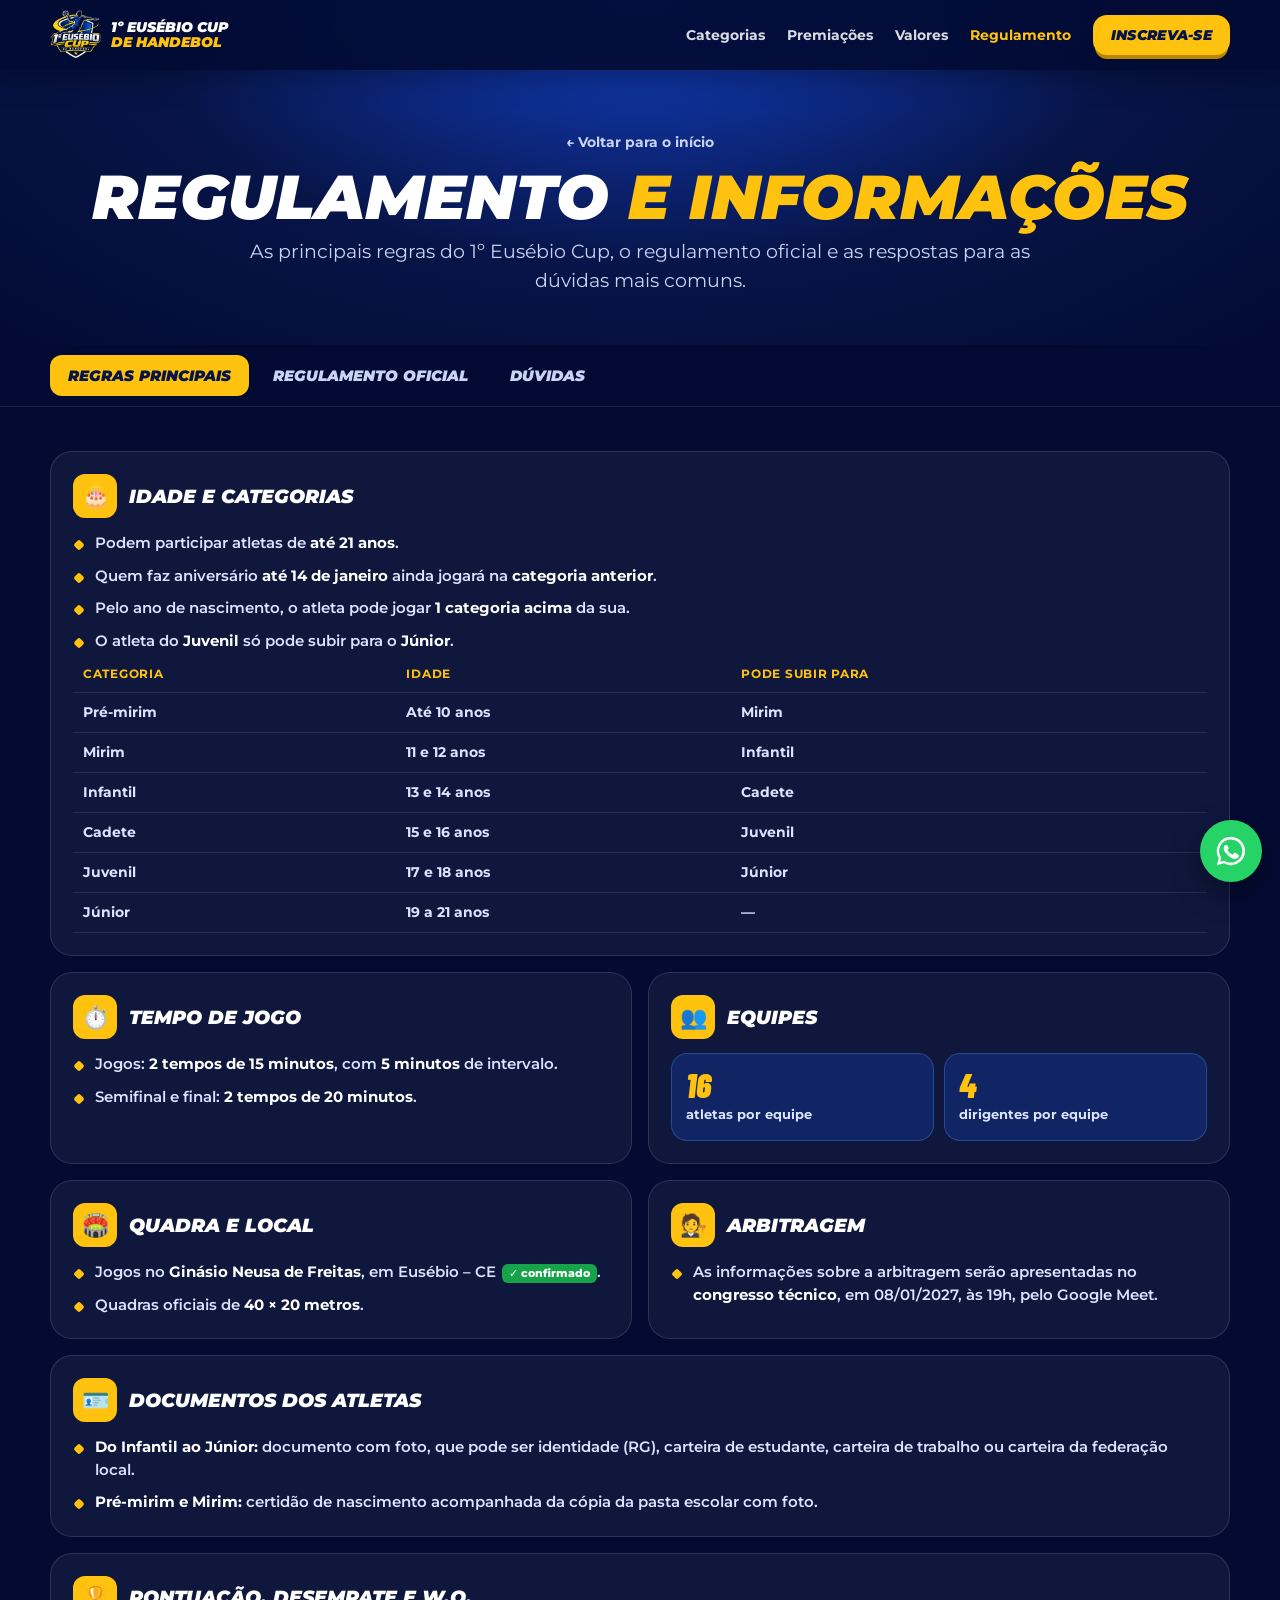
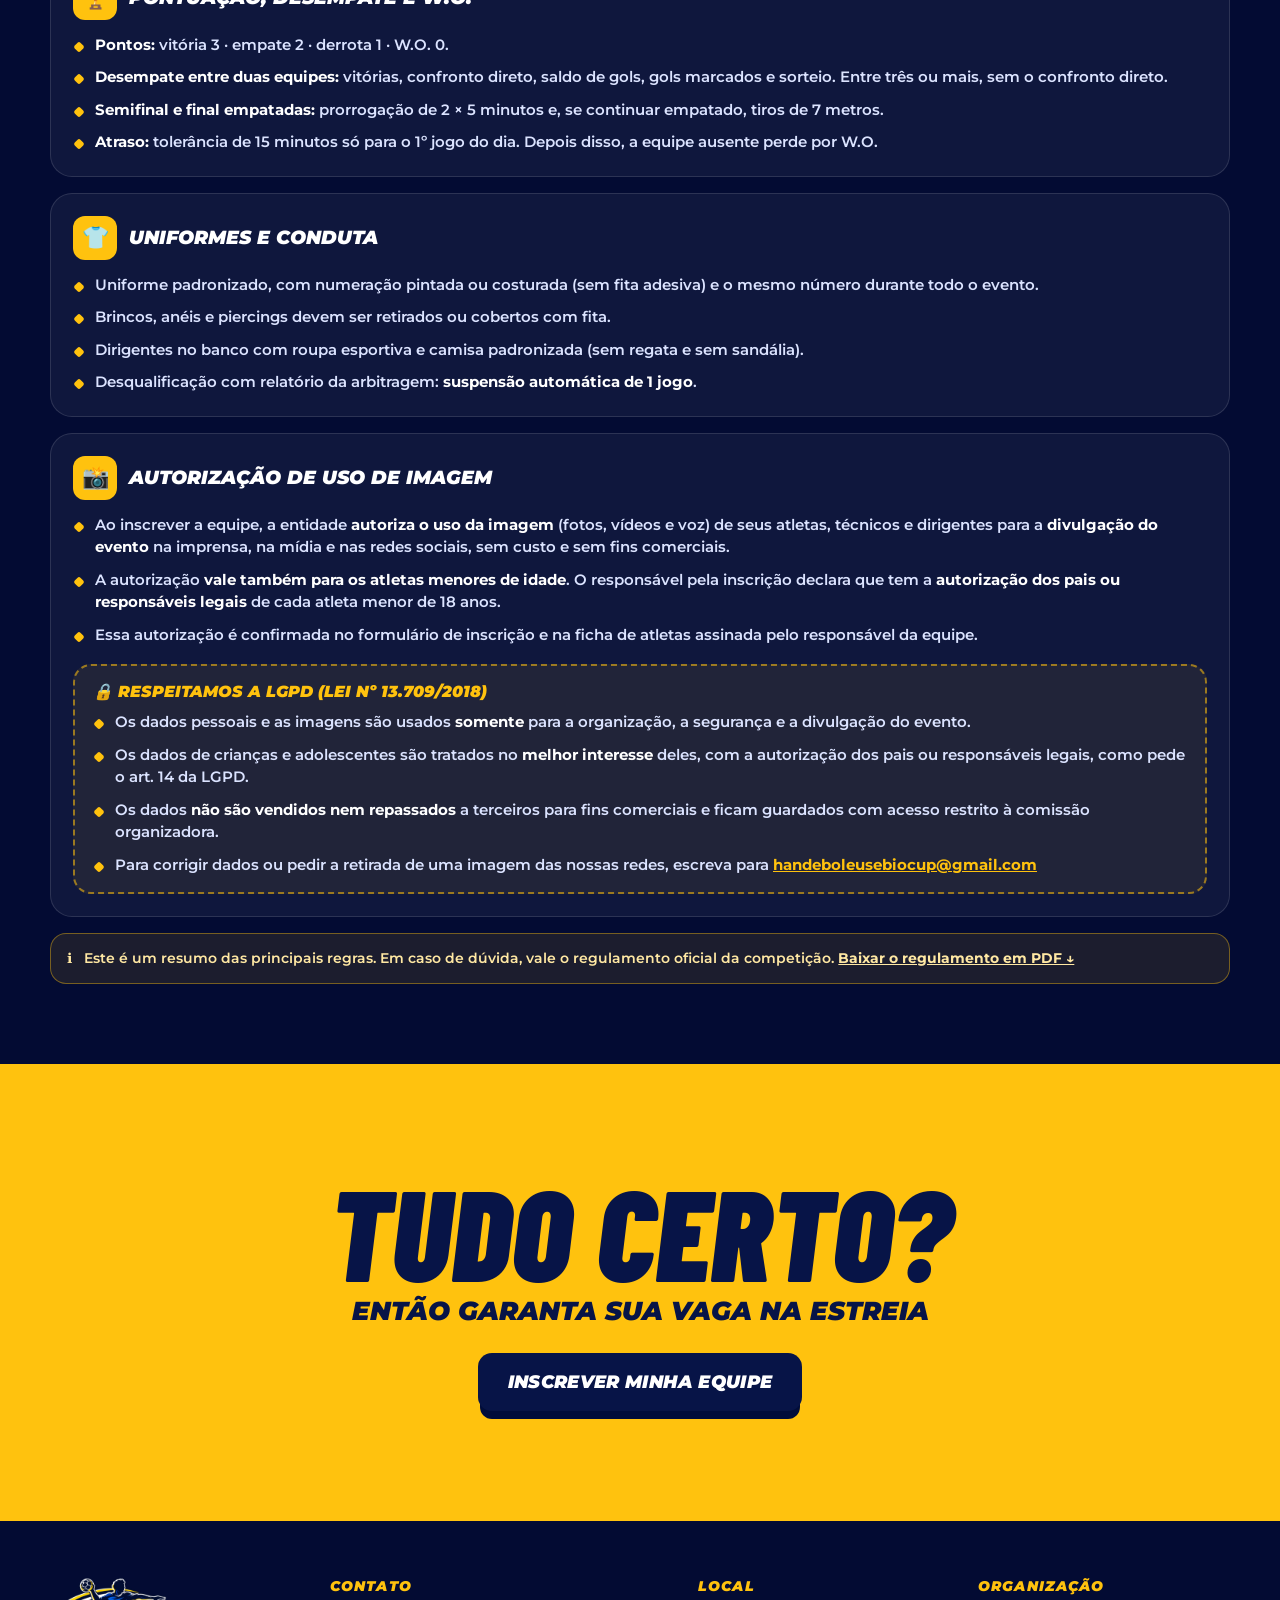
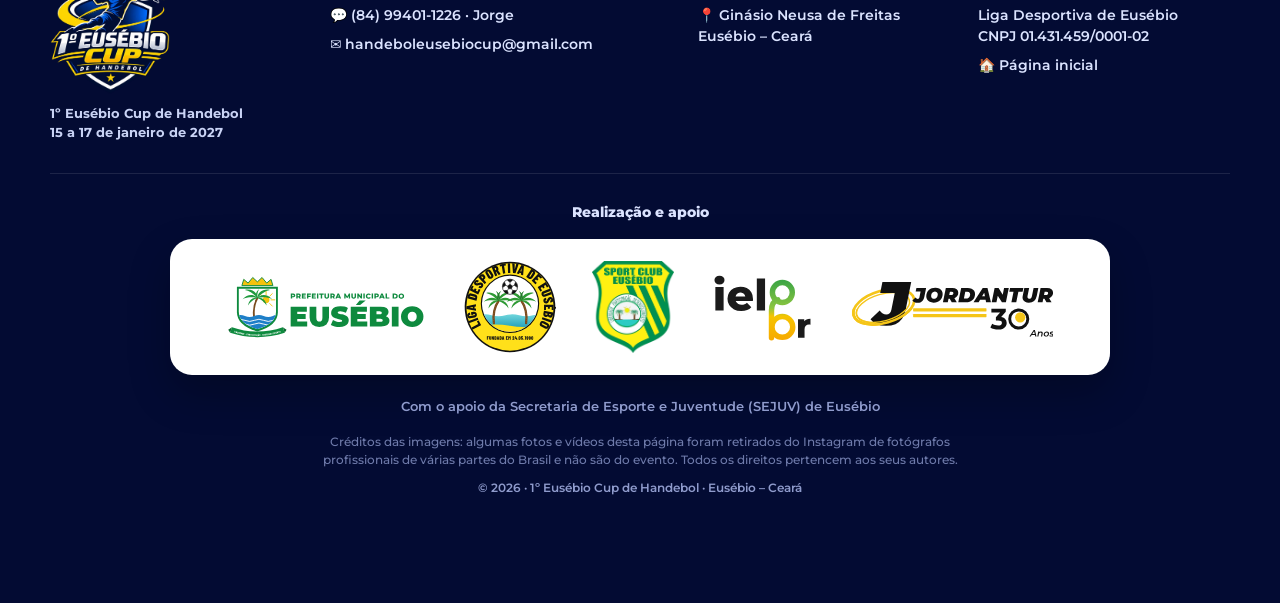
<file: regulamento.html>
<!doctype html>
<html lang="pt-BR">
<head>
<meta charset="utf-8">
<meta name="viewport" content="width=device-width, initial-scale=1">
<title>Regulamento · 1º Eusébio Cup de Handebol</title>
<meta name="description" content="Regras principais, regulamento oficial e dúvidas frequentes do 1º Eusébio Cup de Handebol, de 15 a 17 de janeiro de 2027, no Ginásio Neusa de Freitas, em Eusébio – CE.">
<meta name="theme-color" content="#071447">
<script>document.addEventListener('error', e => { if (e.target.tagName === 'IMG') e.target.style.visibility = 'hidden'; }, true);</script>
<link rel="icon" href="assets/logo.webp?v=20261126">
<link rel="preconnect" href="https://fonts.googleapis.com">
<link rel="preconnect" href="https://fonts.gstatic.com" crossorigin>
<link href="https://fonts.googleapis.com/css2?family=Barlow+Condensed:ital,wght@0,800;0,900;1,800;1,900&family=Montserrat:ital,wght@0,500;0,600;0,700;0,800;1,800;1,900&display=swap" rel="stylesheet">
<link rel="stylesheet" href="assets/site.css?v=2026-11-24">
</head>
<body>

<header class="top solid" id="top">
  <div class="wrap">
    <a class="brand" href="index.html"><img src="assets/logo.webp?v=20261126" alt="1º Eusébio Cup de Handebol"><span>1º Eusébio Cup<br><span class="gold" style="display:inline">de Handebol</span></span></a>
    <nav>
      <a class="l" href="index.html#categorias">Categorias</a>
      <a class="l" href="index.html#premiacoes">Premiações</a>
      <a class="l" href="index.html#valores">Valores</a>
      <a class="l" href="regulamento.html" style="color:var(--gold);opacity:1">Regulamento</a>
      <a class="btn btn-gold" href="index.html#inscricao">Inscreva-se</a>
    </nav>
  </div>
</header>

<section class="page-hero">
  <div class="wrap">
    <a class="back" href="index.html">← Voltar para o início</a>
    <h1>Regulamento <span class="gold">e informações</span></h1>
    <p class="lead">As principais regras do 1º Eusébio Cup, o regulamento oficial e as respostas para as dúvidas mais comuns.</p>
  </div>
</section>

<div class="ptabs" role="tablist" aria-label="Seções do regulamento">
  <div class="wrap">
    <button class="ptab on" role="tab" data-tab="regras" aria-selected="true">Regras <span class="lg">principais</span></button>
    <button class="ptab" role="tab" data-tab="oficial" aria-selected="false">Regulamento <span class="lg">oficial</span></button>
    <button class="ptab" role="tab" data-tab="duvidas" aria-selected="false">Dúvidas</button>
  </div>
</div>

<!-- REGRAS PRINCIPAIS -->
<section class="ppanel on" id="p-regras" role="tabpanel">
  <div class="wrap">
    <div class="rules">

      <div class="rule wide">
        <h3><i>🎂</i>Idade e categorias</h3>
        <ul>
          <li>Podem participar atletas de <b>até 21 anos</b>.</li>
          <li>Quem faz aniversário <b>até 14 de janeiro</b> ainda jogará na <b>categoria anterior</b>.</li>
          <li>Pelo ano de nascimento, o atleta pode jogar <b>1 categoria acima</b> da sua.</li>
          <li>O atleta do <b>Juvenil</b> só pode subir para o <b>Júnior</b>.</li>
        </ul>
        <table class="agetbl" aria-label="Idade de cada categoria">
          <thead><tr><th>Categoria</th><th>Idade</th><th>Pode subir para</th></tr></thead>
          <tbody>
            <tr><td>Pré-mirim</td><td>Até 10 anos</td><td>Mirim</td></tr>
            <tr><td>Mirim</td><td>11 e 12 anos</td><td>Infantil</td></tr>
            <tr><td>Infantil</td><td>13 e 14 anos</td><td>Cadete</td></tr>
            <tr><td>Cadete</td><td>15 e 16 anos</td><td>Juvenil</td></tr>
            <tr><td>Juvenil</td><td>17 e 18 anos</td><td>Júnior</td></tr>
            <tr><td>Júnior</td><td>19 a 21 anos</td><td>—</td></tr>
          </tbody>
        </table>
      </div>

      <div class="rule">
        <h3><i>⏱️</i>Tempo de jogo</h3>
        <ul>
          <li>Jogos: <b>2 tempos de 15 minutos</b>, com <b>5 minutos</b> de intervalo.</li>
          <li>Semifinal e final: <b>2 tempos de 20 minutos</b>.</li>
        </ul>
      </div>

      <div class="rule">
        <h3><i>👥</i>Equipes</h3>
        <div class="nums">
          <div class="num"><b>16</b><span>atletas por equipe</span></div>
          <div class="num"><b>4</b><span>dirigentes por equipe</span></div>
        </div>
      </div>

      <div class="rule">
        <h3><i>🏟️</i>Quadra e local</h3>
        <ul>
          <li>Jogos no <b>Ginásio Neusa de Freitas</b>, em Eusébio – CE <span class="okb">✓ confirmado</span>.</li>
          <li>Quadras oficiais de <b>40 × 20 metros</b>.</li>
        </ul>
      </div>

      <div class="rule">
        <h3><i>🧑‍⚖️</i>Arbitragem</h3>
        <ul>
          <li>As informações sobre a arbitragem serão apresentadas no <b>congresso técnico</b>, em 08/01/2027, às 19h, pelo Google Meet.</li>
        </ul>
      </div>

      <div class="rule wide">
        <h3><i>🪪</i>Documentos dos atletas</h3>
        <ul>
          <li><b>Do Infantil ao Júnior:</b> documento com foto, que pode ser identidade (RG), carteira de estudante, carteira de trabalho ou carteira da federação local.</li>
          <li><b>Pré-mirim e Mirim:</b> certidão de nascimento acompanhada da cópia da pasta escolar com foto.</li>
        </ul>
      </div>

      <div class="rule wide">
        <h3><i>🏆</i>Pontuação, desempate e W.O.</h3>
        <ul>
          <li><b>Pontos:</b> vitória 3 · empate 2 · derrota 1 · W.O. 0.</li>
          <li><b>Desempate entre duas equipes:</b> vitórias, confronto direto, saldo de gols, gols marcados e sorteio. Entre três ou mais, sem o confronto direto.</li>
          <li><b>Semifinal e final empatadas:</b> prorrogação de 2 × 5 minutos e, se continuar empatado, tiros de 7 metros.</li>
          <li><b>Atraso:</b> tolerância de 15 minutos só para o 1º jogo do dia. Depois disso, a equipe ausente perde por W.O.</li>
        </ul>
      </div>

      <div class="rule wide">
        <h3><i>👕</i>Uniformes e conduta</h3>
        <ul>
          <li>Uniforme padronizado, com numeração pintada ou costurada (sem fita adesiva) e o mesmo número durante todo o evento.</li>
          <li>Brincos, anéis e piercings devem ser retirados ou cobertos com fita.</li>
          <li>Dirigentes no banco com roupa esportiva e camisa padronizada (sem regata e sem sandália).</li>
          <li>Desqualificação com relatório da arbitragem: <b>suspensão automática de 1 jogo</b>.</li>
        </ul>
      </div>

      <div class="rule wide" id="imagem">
        <h3><i>📸</i>Autorização de uso de imagem</h3>
        <ul>
          <li>Ao inscrever a equipe, a entidade <b>autoriza o uso da imagem</b> (fotos, vídeos e voz) de seus atletas, técnicos e dirigentes para a <b>divulgação do evento</b> na imprensa, na mídia e nas redes sociais, sem custo e sem fins comerciais.</li>
          <li>A autorização <b>vale também para os atletas menores de idade</b>. O responsável pela inscrição declara que tem a <b>autorização dos pais ou responsáveis legais</b> de cada atleta menor de 18 anos.</li>
          <li>Essa autorização é confirmada no formulário de inscrição e na ficha de atletas assinada pelo responsável da equipe.</li>
        </ul>
        <div class="lgpd">
          <b>🔒 Respeitamos a LGPD (Lei nº 13.709/2018)</b>
          <ul>
            <li>Os dados pessoais e as imagens são usados <b>somente</b> para a organização, a segurança e a divulgação do evento.</li>
            <li>Os dados de crianças e adolescentes são tratados no <b>melhor interesse</b> deles, com a autorização dos pais ou responsáveis legais, como pede o art. 14 da LGPD.</li>
            <li>Os dados <b>não são vendidos nem repassados</b> a terceiros para fins comerciais e ficam guardados com acesso restrito à comissão organizadora.</li>
            <li>Para corrigir dados ou pedir a retirada de uma imagem das nossas redes, escreva para <a href="mailto:handeboleusebiocup@gmail.com">handeboleusebiocup@gmail.com</a></li>
          </ul>
        </div>
      </div>

    </div>
    <div class="note"><span>ℹ️</span><div>Este é um resumo das principais regras. Em caso de dúvida, vale o regulamento oficial da competição. <a href="assets/regulamento-eusebio-cup-2027.pdf" download="Regulamento - 1º Eusébio Cup de Handebol.pdf" style="font-weight:700;white-space:nowrap">Baixar o regulamento em PDF ↓</a></div></div>
  </div>
</section>

<!-- REGULAMENTO OFICIAL -->
<section class="ppanel" id="p-oficial" role="tabpanel">
  <div class="wrap">
    <div class="official">
      <div class="ic">📄</div>
      <span class="soon">PDF · 8 páginas · 16 capítulos</span>
      <h3>Regulamento geral</h3>
      <p>Todas as regras do 1º Eusébio Cup em um documento: categorias e idades, inscrições e pagamento, dirigentes, documentos, jogos, pontuação e desempate, W.O., uniformes, disciplina, protestos, premiação e uso de imagem. O sistema de disputa, a tabela e a arbitragem serão apresentados no congresso técnico, em 08/01/2027, às 19h, pelo Google Meet.</p>
      <div style="display:flex;gap:12px;justify-content:center;flex-wrap:wrap">
        <a class="btn btn-gold" href="assets/regulamento-eusebio-cup-2027.pdf" download="Regulamento - 1º Eusébio Cup de Handebol.pdf">Baixar regulamento (PDF)</a>
        <a class="btn btn-ghost" href="assets/regulamento-eusebio-cup-2027.pdf" target="_blank" rel="noopener">Abrir no navegador</a>
      </div>
    </div>
  </div>
</section>

<!-- DÚVIDAS -->
<section class="ppanel faq" id="p-duvidas" role="tabpanel" style="background:none">
  <div class="wrap">
    <div class="faq-list" style="margin:0 auto">
      <details><summary>Quanto custa a inscrição?</summary><p>O valor é por atleta, em cada categoria: R$ 65,00 no 1º lote (até 15/12/2026) e R$ 80,00 no 2º lote (até 07/01/2027).</p></details>
      <details><summary>Atleta que joga em duas categorias paga duas vezes?</summary><p>Sim. A inscrição é por atleta em cada categoria. Se o atleta disputa o Infantil e o Cadete, por exemplo, conta como 2 inscrições (no 1º lote, 2 × R$ 65 = R$ 130).</p></details>
      <details><summary>Como faço o pagamento?</summary><p>Por Pix. A chave é o CNPJ 01.431.459/0001-02, da Liga Desportiva de Eusébio (Ag. 3589-0 · Cc. 73860-3). Depois anexe o comprovante no formulário de inscrição, porque o envio é obrigatório.</p></details>
      <details><summary>Até quando posso me inscrever?</summary><p>As inscrições vão até 07 de janeiro de 2027. O congresso técnico acontece no dia 08 de janeiro, às 19h, pelo Google Meet.</p></details>
      <details><summary>Onde serão os jogos?</summary><p>No Ginásio Neusa de Freitas, em Eusébio – CE, cidade vizinha a Fortaleza. O local já está confirmado.</p></details>
      <details><summary>Posso inscrever mais de uma categoria?</summary><p>Sim. Marque todas as categorias da sua entidade na inscrição. Depois você preenche uma ficha de atletas para cada categoria, com até 16 atletas e 4 dirigentes.</p></details>
      <details><summary>Quais documentos os atletas precisam?</summary><p>Do Infantil ao Júnior: identidade, carteira de estudante, carteira de trabalho ou carteira da federação local. Pré-mirim e Mirim: certidão de nascimento com a cópia da pasta escolar com foto. A ficha de inscrição também precisa da assinatura do médico (com CRM) e do responsável pela equipe.</p></details>
      <details><summary>Tem hospedagem para as delegações?</summary><p>Informe no formulário de inscrição quantos atletas e dirigentes vão precisar de hospedagem e a sua preferência: hotel, sala de aula ou alojamento.</p></details>
      <details><summary>O evento vai usar fotos e vídeos dos atletas?</summary><p>Sim. Ao se inscrever, a equipe autoriza o uso da imagem de atletas, técnicos e dirigentes, inclusive dos menores de idade, para divulgar o evento na imprensa, na mídia e nas redes sociais, sem custo e sem fins comerciais. O responsável pela inscrição declara que tem a autorização dos pais ou responsáveis legais dos atletas menores de 18 anos.</p></details>
      <details><summary>Quais são as premiações?</summary><p>Troféu e medalhas para campeão e vice, placa de destaque para o melhor jogador, o melhor goleiro e o melhor técnico, e certificado de MVP. O MVP também ganha 1 foto do nosso fotógrafo profissional, escolhida por ele mesmo entre as fotos do evento. Os patrocinadores também vão oferecer e sortear brindes.</p></details>
      <details><summary>Como falo com a organização?</summary><p>Pelo WhatsApp (84) 99401-1226, falando com o Jorge, ou pelo e-mail handeboleusebiocup@gmail.com.</p></details>
    </div>
  </div>
</section>

<section class="cta-final pad">
  <div class="wrap">
    <div class="big">Tudo certo?</div>
    <p>Então garanta sua vaga na estreia</p>
    <a class="btn btn-navy" href="index.html#inscricao">Inscrever minha equipe</a>
  </div>
</section>

<footer>
  <div class="wrap">
    <div class="ft-grid">
      <div class="ft-brand">
        <img src="assets/logo.webp?v=20261126" alt="1º Eusébio Cup de Handebol">
        <p>1º Eusébio Cup de Handebol<br>15 a 17 de janeiro de 2027</p>
      </div>
      <div class="ft-col">
        <h4>Contato</h4>
        <a href="https://wa.me/5584994011226?text=Ol%C3%A1%2C%20Jorge!%20Tenho%20interesse%20no%201%C2%BA%20Eus%C3%A9bio%20Cup%20de%20Handebol." target="_blank" rel="noopener">💬 (84) 99401-1226 · Jorge</a>
        <a href="mailto:handeboleusebiocup@gmail.com">✉️ handeboleusebiocup@gmail.com</a>
      </div>
      <div class="ft-col">
        <h4>Local</h4>
        <p>📍 Ginásio Neusa de Freitas<br>Eusébio – Ceará</p>
      </div>
      <div class="ft-col">
        <h4>Organização</h4>
        <p>Liga Desportiva de Eusébio<br>CNPJ 01.431.459/0001-02</p>
        <a href="index.html">🏠 Página inicial</a>
      </div>
    </div>
    <p class="ft-label">Realização e apoio</p>
    <ul class="sponsors" aria-label="Realização e apoio">
      <li class="w"><img src="assets/logos/prefeitura.svg" alt="Prefeitura Municipal do Eusébio" loading="lazy"></li>
      <li class="r"><img src="assets/logos/liga.svg" alt="Liga Desportiva de Eusébio" loading="lazy"></li>
      <li class="r"><img src="assets/logos/sport.png?v=20261126b" alt="Sport Club Eusébio" loading="lazy"></li>
      <li class="s"><img src="assets/logos/iel.svg" alt="IEL Brasil" loading="lazy"></li>
      <li class="w"><img src="assets/logos/jordantur.svg" alt="Jordantur 30 anos" loading="lazy"></li>
    </ul>
    <p>Com o apoio da Secretaria de Esporte e Juventude (SEJUV) de Eusébio</p>
    <p class="credits">Créditos das imagens: algumas fotos e vídeos desta página foram retirados do Instagram de fotógrafos profissionais de várias partes do Brasil e não são do evento. Todos os direitos pertencem aos seus autores.</p>
    <p class="copy">© 2026 · 1º Eusébio Cup de Handebol · Eusébio – Ceará</p>
  </div>
</footer>

<a class="wa" href="https://wa.me/5584994011226?text=Ol%C3%A1%2C%20Jorge!%20Tenho%20interesse%20no%201%C2%BA%20Eus%C3%A9bio%20Cup%20de%20Handebol." target="_blank" rel="noopener" aria-label="Falar com o Jorge, da organização, no WhatsApp">
  <svg width="34" height="34" viewBox="0 0 24 24" fill="#fff"><path d="M12 2a10 10 0 00-8.6 15.1L2 22l5-1.3A10 10 0 1012 2zm0 18.2c-1.6 0-3.1-.4-4.4-1.2l-.3-.2-3 .8.8-2.9-.2-.3A8.2 8.2 0 1112 20.2zm4.5-6.1c-.2-.1-1.5-.7-1.7-.8s-.4-.1-.6.1-.7.8-.8 1-.3.2-.5.1a6.7 6.7 0 01-3.3-2.9c-.3-.4.3-.4.7-1.3.1-.2 0-.3 0-.4l-.8-1.8c-.2-.5-.4-.4-.6-.4h-.5a1 1 0 00-.7.3 3 3 0 00-.9 2.2 5.2 5.2 0 001.1 2.7 11.8 11.8 0 004.5 4c1.7.7 2.3.8 3.2.6a2.7 2.7 0 001.8-1.3 2.2 2.2 0 00.2-1.3c-.1-.1-.3-.2-.6-.3z"/></svg>
</a>

<script>
/* abas: #regras, #oficial, #duvidas (o endereço muda junto, para poder mandar o link direto de uma aba) */
const tabs = [...document.querySelectorAll('.ptab')];
function abrir(id, rolar) {
  if (!document.getElementById('p-' + id)) id = 'regras';
  tabs.forEach(t => { const on = t.dataset.tab === id; t.classList.toggle('on', on); t.setAttribute('aria-selected', on); });
  document.querySelectorAll('.ppanel').forEach(p => p.classList.toggle('on', p.id === 'p-' + id));
  const topo = document.querySelector('.page-hero').offsetHeight - 70;   // início das abas, logo abaixo do menu
  if (rolar && scrollY > topo) scrollTo({ top: topo, behavior: 'smooth' });
}
tabs.forEach(t => t.addEventListener('click', () => { history.replaceState(null, '', '#' + t.dataset.tab); abrir(t.dataset.tab, true); }));
addEventListener('hashchange', () => abrir(location.hash.slice(1), true));
abrir(location.hash.slice(1), false);
</script>
</body>
</html>
</file>
<file: assets/site.css>
:root{
  --navy:#071447; --deep:#030b33; --royal:#1a4fe0; --royal2:#1240c4; --sky:#4aa3ff;
  --gold:#ffc20e; --gold2:#ffd65a; --white:#fff; --ink:#06102e;
  --paper:#f4f6fc; --line:#d9deee; --muted:#5b6690; --ok:#16a34a; --err:#d92d20;
  --r:18px;
  --F: 'Montserrat', 'Segoe UI', system-ui, sans-serif;
  --B: 'Barlow Condensed', 'Avenir Next Condensed', 'Roboto Condensed', 'Arial Narrow', sans-serif;
}
*{box-sizing:border-box}
[hidden]{display:none!important}
html{scroll-behavior:smooth;overflow-x:hidden;-webkit-text-size-adjust:100%;text-size-adjust:100%}
section,header,footer,.ufs{max-width:100vw;overflow-x:clip}
h1,h2,h3,p,b,span,label{overflow-wrap:break-word}
body{margin:0;background:var(--deep);color:var(--white);font-family:var(--F);line-height:1.5;-webkit-font-smoothing:antialiased;overflow-x:clip}
img,video{max-width:100%;display:block}
a{color:inherit}
.wrap{width:min(1180px,100% - 32px);margin-inline:auto}
.it{font-style:italic;font-weight:900;text-transform:uppercase;letter-spacing:-.01em}
.gold{color:var(--gold)}
.big{font-family:var(--B);font-style:italic;font-weight:900;text-transform:uppercase;line-height:.9}
.eyebrow{display:inline-flex;align-items:center;gap:8px;font-weight:800;font-size:13px;letter-spacing:.14em;text-transform:uppercase;color:var(--gold)}
.eyebrow::before{content:"";width:28px;height:3px;background:var(--gold);border-radius:3px}
h2.sec{font-family:var(--F);font-style:italic;font-weight:900;text-transform:uppercase;font-size:clamp(30px,5vw,54px);line-height:1.02;margin:10px 0 14px;letter-spacing:-.02em}
.lead{color:#c9d3f5;font-size:clamp(16px,1.6vw,19px);max-width:62ch;margin:0}
section{position:relative}
.pad{padding:clamp(64px,9vw,110px) 0}

/* botões */
.btn{display:inline-flex;align-items:center;justify-content:center;gap:10px;border:0;cursor:pointer;text-decoration:none;font:italic 900 16px var(--F);text-transform:uppercase;letter-spacing:.02em;padding:16px 26px;border-radius:14px;transition:transform .15s, box-shadow .15s, background .15s}
.btn-gold{background:var(--gold);color:var(--navy);box-shadow:0 10px 0 -2px #b88600, 0 18px 40px rgba(255,194,14,.35)}
.btn-gold:hover{transform:translateY(-2px);box-shadow:0 12px 0 -2px #b88600, 0 24px 50px rgba(255,194,14,.45)}
.btn-gold:active{transform:translateY(4px);box-shadow:0 4px 0 -2px #b88600}
.btn-ghost{background:rgba(255,255,255,.08);color:#fff;border:2px solid rgba(255,255,255,.35)}
.btn-ghost:hover{background:rgba(255,255,255,.16)}
.btn-navy{background:var(--navy);color:#fff}
.btn-navy:hover{background:var(--royal2)}
.btn-line{background:#fff;color:var(--navy);border:2px solid var(--line)}
.btn-line:hover{border-color:var(--navy)}
.btn:disabled{opacity:.55;cursor:not-allowed;transform:none}
.pulse{animation:pulse 2.2s infinite}
@keyframes pulse{0%,100%{box-shadow:0 10px 0 -2px #b88600,0 0 0 0 rgba(255,194,14,.6)}60%{box-shadow:0 10px 0 -2px #b88600,0 0 0 18px rgba(255,194,14,0)}}

/* topo */
.top{position:fixed;inset:0 0 auto 0;z-index:50;transition:background .25s, box-shadow .25s}
.top.solid{background:rgba(3,11,51,.92);backdrop-filter:blur(10px);box-shadow:0 6px 30px rgba(0,0,0,.35)}
.top .wrap{display:flex;align-items:center;justify-content:space-between;gap:16px;height:70px}
.top .brand{display:flex;align-items:center;gap:10px;text-decoration:none}
.top .brand img{height:50px;width:auto}
.top .brand span{font:italic 900 14px var(--F);text-transform:uppercase;line-height:1.05}
.top nav{display:flex;gap:22px;align-items:center}
.top nav a.l{font-weight:700;font-size:14px;text-decoration:none;opacity:.85}
.top nav a.l:hover{opacity:1;color:var(--gold)}
.top .btn{padding:11px 18px;font-size:14px;box-shadow:0 6px 0 -2px #b88600;white-space:nowrap}
.hero h1 .hb{white-space:nowrap;overflow-wrap:normal}
.btn{text-align:center}
@media (max-width:860px){.top nav a.l{display:none}.top .brand span{display:none}}

/* hero */
.hero{min-height:100svh;display:grid;place-items:center;overflow:hidden;padding:110px 0 70px;isolation:isolate}
.hero video.bg{position:absolute;inset:0;width:100%;height:100%;object-fit:cover;z-index:-3;filter:saturate(1.15)}
.hero::before{content:"";position:absolute;inset:0;z-index:-2;background:
  radial-gradient(ellipse at 50% 40%, rgba(18,64,196,.55), rgba(10,37,128,.82) 50%, rgba(3,11,51,.97) 100%),
  linear-gradient(180deg, rgba(3,11,51,.6), rgba(3,11,51,0) 30%, rgba(3,11,51,1) 100%)}
.marq{position:absolute;left:0;width:100%;z-index:-1;white-space:nowrap;pointer-events:none;font-family:var(--B);font-weight:900;font-size:clamp(150px,26vw,380px);line-height:.8;color:transparent;-webkit-text-stroke:2px rgba(255,194,14,.22);user-select:none}
.marq span{display:inline-block;animation:marq 40s linear infinite;padding-right:.3em}
.marq.m1{top:9%}.marq.m2{top:52%}
.marq.m2 span{animation-direction:reverse;-webkit-text-stroke:0;color:rgba(255,190,20,.10)}
@keyframes marq{to{transform:translateX(-50%)}}
.hero-in{display:grid;grid-template-columns:minmax(0,1.05fr) minmax(0,.95fr);gap:40px;align-items:center}
.hero-in > *{min-width:0}
.hero h1{margin:14px 0 8px;font-style:italic;font-weight:900;text-transform:uppercase;font-size:clamp(26px,3.4vw,44px);line-height:1.04;letter-spacing:-.01em}
.hero h1 .hb{display:block;font-family:var(--B);font-size:clamp(84px,12vw,170px);line-height:.82;color:var(--gold);-webkit-text-stroke:3px var(--ink);paint-order:stroke fill;text-shadow:0 10px 30px rgba(0,0,0,.45);margin:4px 0 2px}
.chip{display:inline-flex;align-items:center;justify-content:center;gap:8px;max-width:100%;text-align:center;line-height:1.2;background:#fff;color:var(--navy);font:italic 900 15px var(--F);text-transform:uppercase;padding:9px 16px;border-radius:999px;box-shadow:0 10px 26px rgba(0,0,0,.3)}
.hero .meta{display:flex;flex-wrap:wrap;gap:12px 22px;margin:22px 0 28px;font-weight:800}
.hero .meta div{display:flex;align-items:center;gap:10px;font-size:clamp(15px,1.6vw,18px)}
.hero .meta svg{flex:none;color:var(--gold)}
.hero .ctas{display:flex;flex-wrap:wrap;gap:14px}
.hero .logo-big{width:min(520px,100%);height:auto;margin-inline:auto;filter:drop-shadow(0 30px 50px rgba(0,0,20,.6));animation:float 6s ease-in-out infinite}
@keyframes float{50%{transform:translateY(-12px) rotate(-1deg)}}
.lote-card{margin:22px auto 0;width:min(460px,100%);background:rgba(6,20,80,.78);border:2px solid var(--gold);border-radius:var(--r);padding:16px 18px;backdrop-filter:blur(6px);box-shadow:0 20px 50px rgba(0,0,0,.4)}
.lote-card .lt{display:flex;justify-content:space-between;align-items:center;gap:10px;flex-wrap:wrap}
.lote-card .tag{background:var(--gold);color:var(--navy);font:italic 900 13px var(--F);padding:5px 10px;border-radius:8px;text-transform:uppercase}
.lote-card .price{font:italic 900 30px var(--B);color:#fff}
.lote-card .price small{font:700 13px var(--F);color:#c9d3f5;margin-left:4px}
.cd{display:grid;grid-template-columns:repeat(4,1fr);gap:8px;margin-top:12px}
.cd div{min-width:0;background:rgba(255,255,255,.08);border-radius:12px;padding:8px 4px;text-align:center}
.cd b{display:block;font:900 30px var(--B);color:var(--gold);line-height:1}
.cd span{font-size:11px;font-weight:700;text-transform:uppercase;color:#c9d3f5;letter-spacing:.06em}
.lote-card p{margin:10px 0 0;font-size:13px;color:#c9d3f5;font-weight:600}
@media (max-width:900px){.hero .hl{margin-inline:auto}.hero-in{grid-template-columns:minmax(0,1fr);text-align:center}.hero h1 .hb{font-size:min(23vw,120px);-webkit-text-stroke:2px var(--ink)}.hero h1{font-size:min(7.2vw,34px)}.chip{font-size:min(3.8vw,15px)}.hero .meta{flex-direction:column;align-items:center;gap:8px}.hero .meta,.hero .ctas{justify-content:center}.hero .logo-big{width:min(230px,62%);order:-1}.hero .vis{display:contents}.hero-in{gap:18px}.lote-card{order:2;margin-top:4px}.hero{padding-top:86px}}

/* faixa estados */
.ufs{background:var(--gold);color:var(--navy);overflow:hidden;transform:skewY(-2deg);margin:-30px 0 0;position:relative;z-index:3;box-shadow:0 20px 40px rgba(0,0,0,.35)}
.ufs .row{display:flex;white-space:nowrap;padding:16px 0;transform:skewY(2deg)}
.ufs .row span{display:inline-flex;align-items:center;gap:22px;animation:marq 32s linear infinite;font:italic 900 clamp(20px,2.6vw,30px) var(--F);text-transform:uppercase;padding-right:22px}
.ufs .row i{font-style:normal;display:inline-block;width:12px;height:12px;background:var(--navy);transform:rotate(45deg)}

/* chamada nordeste */
.call{background:radial-gradient(ellipse at 20% 0%, #0d2a8f 0%, var(--deep) 60%)}
.call-grid{display:grid;grid-template-columns:1.1fr .9fr;gap:50px;align-items:center}
.stats{display:grid;grid-template-columns:repeat(2,1fr);gap:14px;margin-top:30px}
.stat{background:linear-gradient(160deg,rgba(26,79,224,.35),rgba(6,20,80,.6));border:1px solid rgba(74,163,255,.35);border-radius:var(--r);padding:18px}
.stat b{display:block;font:italic 900 clamp(40px,5vw,56px)/1 var(--B);color:var(--gold)}
.stat span{font-weight:700;font-size:14px;color:#dbe3ff}
.map{position:relative;border-radius:28px;overflow:hidden;border:4px solid var(--gold);box-shadow:0 30px 70px rgba(0,0,0,.5);aspect-ratio:4/5;background:#000}
.map video{width:100%;height:100%;object-fit:cover}
.map .ov{position:absolute;inset:auto 0 0 0;padding:70px 22px 22px;background:linear-gradient(transparent,rgba(3,11,51,.95))}
.map .ov b{font:italic 900 26px var(--F);text-transform:uppercase;display:block;line-height:1.05}
.map .ov span{color:var(--gold);font-weight:800}
@media (max-width:900px){.call-grid{grid-template-columns:1fr}.map{aspect-ratio:16/11}}

/* categorias */
.cats{background:var(--navy);overflow:hidden}
.cats::before{content:"";position:absolute;inset:0;background:repeating-linear-gradient(115deg,rgba(255,255,255,.025) 0 2px,transparent 2px 26px)}
.cat-grid{display:grid;grid-template-columns:repeat(3,1fr);gap:16px;margin-top:36px;position:relative}
.cat{position:relative;background:linear-gradient(150deg,#1a4fe0,#0a2580);border-radius:22px;padding:22px 22px 20px;overflow:hidden;border:2px solid rgba(255,255,255,.12);transition:transform .2s,border-color .2s}
.cat:hover{transform:translateY(-4px) rotate(-.4deg);border-color:var(--gold)}
.cat .n{position:absolute;right:-6px;bottom:-26px;font:italic 900 130px/1 var(--B);color:rgba(255,194,14,.13)}
.cat h3{margin:0;font:italic 900 clamp(26px,3vw,34px)/1 var(--F);text-transform:uppercase}
.cat .age{display:inline-block;margin-top:10px;background:var(--gold);color:var(--navy);font:italic 900 14px var(--F);text-transform:uppercase;padding:5px 11px;border-radius:8px}
.cat .nx{margin-top:14px;display:flex;gap:8px;font-weight:700;font-size:13px;color:#dbe3ff}
.cat .nx span{border:1px solid rgba(255,255,255,.3);border-radius:999px;padding:3px 10px}
.naipe{display:flex;justify-content:center;margin-top:28px}
.naipe .chip{font-size:clamp(16px,2vw,22px);padding:12px 26px;background:var(--gold)}
@media (max-width:860px){.cat-grid{grid-template-columns:repeat(2,1fr)}}
@media (max-width:520px){.cat-grid{grid-template-columns:1fr}}

/* lotes */
.lotes{background:linear-gradient(180deg,var(--navy),var(--deep))}
.lote-grid{display:grid;grid-template-columns:1fr 1fr;gap:20px;margin-top:36px}
.lote{position:relative;border-radius:26px;padding:28px;background:rgba(255,255,255,.05);border:2px solid rgba(255,255,255,.15);overflow:hidden}
.lote.on{background:linear-gradient(150deg,#ffd447,#ffc20e 50%,#f0a800);color:var(--navy);border-color:#fff;box-shadow:0 30px 70px rgba(255,194,14,.25);transform:scale(1.02)}
.lote.off{opacity:.55}
.lote .lt{font:italic 900 18px var(--F);text-transform:uppercase;letter-spacing:.04em}
.lote .badge{position:absolute;top:22px;right:22px;font:italic 900 12px var(--F);text-transform:uppercase;padding:6px 10px;border-radius:8px;background:var(--navy);color:var(--gold)}
.lote .badge.x{background:rgba(255,255,255,.15);color:#fff}
.lote .val{font:italic 900 clamp(64px,9vw,104px)/.9 var(--B);margin:14px 0 4px}
.lote .val sup{font-size:.38em;vertical-align:.95em;margin-right:4px}
.lote .per{font-weight:800;font-size:15px}
.lote .until{margin-top:16px;display:flex;align-items:center;gap:10px;font-weight:800;font-size:16px;padding-top:16px;border-top:2px dashed currentColor}
.lote.on .until{border-color:rgba(7,20,71,.35)}
.lote:not(.on) .until{border-color:rgba(255,255,255,.2)}
.ex{display:flex;gap:16px;align-items:flex-start;margin-top:20px;background:rgba(255,194,14,.1);border:2px dashed var(--gold);border-radius:22px;padding:20px 22px}
.ex-ic{flex:none;width:48px;height:48px;border-radius:14px;background:var(--gold);display:grid;place-items:center;font-size:24px}
.ex b{color:#fff}
.ex > div > b:first-child{display:block;font:italic 900 18px var(--F);text-transform:uppercase;color:var(--gold)}
.ex p{margin:6px 0 10px;color:#dbe3ff;font-weight:600}
.ex u{text-decoration-color:var(--gold);text-decoration-thickness:3px;text-underline-offset:3px}
.ex-calc{display:inline-block;background:var(--navy);border-radius:12px;padding:8px 14px;font-weight:700;font-size:15px}
.ex-calc span{color:#c9d3f5;margin-right:4px}
.ex-calc b{color:var(--gold)}
@media (max-width:640px){.ex{padding:16px;gap:12px}.ex-ic{width:40px;height:40px;font-size:20px}.ex p{font-size:14px}.ex-calc{font-size:13.5px}}
.dates{display:grid;grid-template-columns:repeat(3,1fr);gap:16px;margin-top:22px}
.date{display:flex;gap:14px;align-items:center;background:rgba(26,79,224,.22);border:1px solid rgba(74,163,255,.35);border-radius:var(--r);padding:16px}
.date .ic{flex:none;width:52px;height:52px;border-radius:14px;background:var(--gold);color:var(--navy);display:grid;place-items:center}
.date b{display:block;font:italic 900 17px var(--F);text-transform:uppercase;line-height:1.1}
.date span{font-size:14px;color:#c9d3f5;font-weight:600}
@media (max-width:860px){.lote-grid,.dates{grid-template-columns:1fr}.lote.on{transform:none}}

/* experiência */
.exp{background:var(--deep)}
.icons{display:grid;grid-template-columns:repeat(4,1fr);gap:14px;margin:34px 0 30px}
.icons div{text-align:center;padding:18px 10px;border-radius:var(--r);background:rgba(255,255,255,.05);border:1px solid rgba(255,255,255,.1)}
.icons .em{width:76px;height:76px;margin:0 auto 10px;border-radius:50%;display:grid;place-items:center;font-size:36px;background:rgba(255,255,255,.1);border:4px solid var(--gold)}
.icons b{font:italic 900 16px var(--F);text-transform:uppercase}
.gal{display:grid;grid-template-columns:repeat(4,1fr);grid-auto-rows:220px;gap:14px;margin-top:34px}
.ph{position:relative;border-radius:22px;overflow:hidden;border:3px solid var(--gold);background:#0a1a55}
.ph img{width:100%;height:100%;object-fit:cover;transition:transform .6s}
.ph:hover img{transform:scale(1.06)}
.ph::after{content:"";position:absolute;inset:0;background:linear-gradient(180deg,transparent 40%,rgba(4,14,60,.95))}
.ph .cap{position:absolute;left:16px;right:16px;bottom:14px;z-index:1}
.ph .cap b{display:block;font:italic 900 20px/1.05 var(--F);text-transform:uppercase}
.ph .cap span{font-size:13px;color:var(--gold);font-weight:700}
.ph .cr{position:absolute;top:10px;right:12px;z-index:1;font-size:10px;color:rgba(255,255,255,.8);font-weight:600}
.ph.w2{grid-column:span 2}.ph.h2{grid-row:span 2}
@media (max-width:860px){.icons{grid-template-columns:repeat(2,1fr)}.gal{grid-template-columns:repeat(2,1fr);grid-auto-rows:180px}}
@media (max-width:640px){
  .gal{display:flex;gap:12px;overflow-x:auto;scroll-snap-type:x mandatory;margin-inline:-16px;padding:4px 16px 14px;scroll-padding-inline:16px;scrollbar-width:none;-webkit-overflow-scrolling:touch}
  .gal::-webkit-scrollbar{display:none}
  .ph,.ph.w2,.ph.h2{flex:0 0 82%;aspect-ratio:4/5;scroll-snap-align:start;grid-column:auto;grid-row:auto}
  .ph .cap b{font-size:22px}
  .ph img{object-position:var(--pos,center)}
  .ph:hover img{transform:none}
  .gal-hint{display:flex}
}
.gal-hint{display:none;align-items:center;justify-content:center;gap:8px;margin-top:6px;font-size:13px;font-weight:700;color:#c9d3f5}
.gal-dots{display:flex;gap:6px}
.gal-dots i{width:8px;height:8px;border-radius:8px;background:rgba(255,255,255,.35);transition:all .2s}
.gal-dots i.on{width:24px;background:var(--gold)}
@media (max-width:640px){.gal-hint{display:flex}}

/* por que */
.why{background:radial-gradient(ellipse at 80% 20%, #1240c4, var(--navy) 55%, var(--deep))}
.why-grid{display:grid;grid-template-columns:repeat(2,1fr);gap:16px;margin-top:34px}
.wc{display:flex;gap:18px;align-items:center;background:rgba(6,20,80,.7);border:2px solid var(--gold);border-radius:24px;padding:20px}
.wc .em{flex:none;width:70px;height:70px;border-radius:50%;background:var(--gold);display:grid;place-items:center;font-size:32px}
.wc b{display:block;font:italic 900 clamp(17px,2vw,21px)/1.1 var(--F);text-transform:uppercase}
.wc b em{font-style:inherit;color:var(--gold)}
.wc span{display:block;margin-top:6px;font-size:13px;color:#c9d3f5;font-weight:600}
@media (max-width:760px){.why-grid{grid-template-columns:1fr}}

/* ---------- PATROCINADOR · JORDANTUR ---------- */
.trip{background:var(--deep)}
.trip-grid{display:grid;grid-template-columns:1fr 1.05fr;gap:clamp(28px,5vw,64px);align-items:center}
.trip-logo{margin:26px 0 18px;background:#fff;border-radius:22px;padding:18px 26px;display:flex;justify-content:center;max-width:420px}
.trip-logo img{width:100%;max-width:330px;height:auto}
.trip-ctt{display:flex;flex-direction:column;align-items:flex-start;gap:4px;max-width:420px}
.trip-ctt span{font-weight:800;font-size:13px;letter-spacing:.14em;text-transform:uppercase;color:#c9d3f5}
.trip-ctt b{font:italic 900 clamp(20px,2.4vw,26px) var(--F);text-transform:uppercase}
.trip-ctt .btn{margin-top:12px;font-size:20px}
.trip-list{list-style:none;margin:0;padding:0;display:grid;gap:12px}
.trip-list li{display:flex;align-items:center;gap:18px;padding:16px 20px;border-radius:var(--r);background:rgba(255,255,255,.05);border:1px solid rgba(255,255,255,.1)}
.trip-list i{flex:none;width:58px;height:58px;border-radius:14px;border:3px solid var(--gold);color:var(--gold);display:grid;place-items:center}
.trip-list i svg{width:30px;height:30px}
.trip-list b{display:block;font:italic 900 clamp(17px,2vw,21px)/1.1 var(--F);text-transform:uppercase}
.trip-list span{display:block;margin-top:4px;font-size:13.5px;color:#c9d3f5;font-weight:600}
.alert.info a{color:inherit;font-weight:800;white-space:nowrap}
@media (max-width:860px){.trip-grid{grid-template-columns:1fr}.trip-logo{max-width:none}.trip-ctt{max-width:none}}
@media (max-width:520px){.trip-logo{padding:14px 18px}.trip-list li{padding:14px}.trip-list i{width:50px;height:50px}}

/* como funciona */
.steps{display:grid;grid-template-columns:repeat(4,1fr);gap:14px;margin-top:34px;counter-reset:s}
.st{position:relative;background:#fff;color:var(--navy);border-radius:22px;padding:24px 20px 20px}
.st::before{counter-increment:s;content:counter(s);position:absolute;top:-18px;left:20px;width:46px;height:46px;border-radius:14px;background:var(--gold);display:grid;place-items:center;font:italic 900 26px var(--B);box-shadow:0 8px 20px rgba(0,0,0,.25)}
.st b{display:block;margin-top:14px;font:italic 900 18px/1.1 var(--F);text-transform:uppercase}
.st p{margin:8px 0 0;font-size:14px;color:var(--muted);font-weight:600}
@media (max-width:900px){.steps{grid-template-columns:repeat(2,1fr);row-gap:34px}}
@media (max-width:520px){.steps{grid-template-columns:1fr}}

/* ===== formulário ===== */
.insc{background:linear-gradient(180deg,var(--deep) 0,var(--navy) 240px,var(--navy))}
.panel{scroll-margin-top:86px;background:var(--paper);color:var(--ink);border-radius:30px;margin-top:36px;box-shadow:0 40px 90px rgba(0,0,0,.45);overflow:hidden}
.prog{display:grid;grid-template-columns:repeat(3,1fr);background:var(--navy);border-bottom:4px solid var(--gold)}
.prog div{display:flex;align-items:center;gap:12px;padding:18px 20px;color:#8f9bcc;font:italic 900 15px var(--F);text-transform:uppercase;line-height:1.1}
.prog div i{flex:none;width:36px;height:36px;border-radius:50%;display:grid;place-items:center;font:italic 900 18px var(--B);border:2px solid #3b4a85;font-style:normal}
.prog div.on{color:#fff;background:rgba(255,255,255,.06)}
.prog div.on i{background:var(--gold);border-color:var(--gold);color:var(--navy)}
.prog div.done{color:#dbe3ff}
.prog div.done i{background:var(--ok);border-color:var(--ok);color:#fff}
@media (max-width:640px){.prog div{flex-direction:column;text-align:center;font-size:11px;padding:12px 6px;gap:6px}}
.step{display:none;padding:clamp(20px,4vw,44px)}
.step.on{display:block;animation:fade .35s ease}
@keyframes fade{from{opacity:0;transform:translateY(10px)}}
.fs{border:0;padding:0;margin:0 0 30px;min-width:0}
.fs legend{display:flex;align-items:center;gap:10px;padding:0;margin-bottom:16px;font:italic 900 clamp(19px,2.2vw,24px) var(--F);text-transform:uppercase;color:var(--navy)}
.fs legend::before{content:"";width:8px;height:26px;background:var(--gold);border-radius:4px;transform:skewX(-14deg)}
.grid{display:grid;grid-template-columns:repeat(12,1fr);gap:14px 16px}
.c12{grid-column:span 12}.c8{grid-column:span 8}.c6{grid-column:span 6}.c4{grid-column:span 4}.c3{grid-column:span 3}
@media (max-width:760px){.c8,.c6,.c4{grid-column:span 12}.c3{grid-column:span 6}}
.f label{display:block;font-weight:700;font-size:14px;margin-bottom:6px;color:var(--ink)}
.f label .req{color:var(--err)}
.f input,.f select,.f textarea{width:100%;font:600 16px var(--F);color:var(--ink);background:#fff;border:2px solid var(--line);border-radius:14px;padding:13px 16px;outline:none;transition:border-color .15s, box-shadow .15s}
.f textarea{min-height:110px;resize:vertical}
.f input:focus,.f select:focus,.f textarea:focus{border-color:var(--royal);box-shadow:0 0 0 4px rgba(26,79,224,.15)}
.f input::placeholder,.f textarea::placeholder{color:#9aa3c4;font-weight:500}
.f.bad input,.f.bad select,.f.bad textarea{border-color:var(--err);background:#fff6f5}
.f .msg{display:none;color:var(--err);font-size:13px;font-weight:700;margin-top:5px}
.f.bad .msg{display:block}
.f .hint{font-size:12.5px;color:var(--muted);font-weight:600;margin-top:5px}
.checks{display:grid;grid-template-columns:repeat(3,1fr);gap:10px}
@media (max-width:760px){.checks{grid-template-columns:1fr 1fr}}
@media (max-width:440px){.checks{grid-template-columns:1fr}}
.ck{position:relative}
.ck input{position:absolute;opacity:0;pointer-events:none}
.ck label{display:flex;align-items:center;gap:12px;cursor:pointer;background:#fff;border:2px solid var(--line);border-radius:14px;padding:12px 14px;font-weight:700;font-size:14px;transition:all .15s;user-select:none;line-height:1.2}
.ck label small{display:block;font-weight:600;color:var(--muted);font-size:12px}
.ck label::before{content:"";flex:none;width:22px;height:22px;border-radius:7px;border:2px solid #b7c0dd;background:#fff;transition:all .15s}
.ck input:checked + label{border-color:var(--navy);background:#eef2ff}
.ck input:checked + label::before{background:var(--navy) url("data:image/svg+xml,%3Csvg xmlns='http://www.w3.org/2000/svg' viewBox='0 0 24 24' fill='none' stroke='%23ffc20e' stroke-width='4' stroke-linecap='round' stroke-linejoin='round'%3E%3Cpath d='M5 12l5 5 9-10'/%3E%3C/svg%3E") center/16px no-repeat;border-color:var(--navy)}
.ck input:focus-visible + label{box-shadow:0 0 0 4px rgba(26,79,224,.2)}
.grpbad .ck label{border-color:#f3b7b1}
.ck.long label{align-items:flex-start;font-size:12.5px;font-weight:500;line-height:1.5;color:#3a4366}
.ck.long label b{color:var(--navy)}
.ck.long label a{color:var(--blue,#1a4fe0);font-weight:700;white-space:nowrap}
.ck.long label::before{margin-top:1px}
.pay{display:grid;grid-template-columns:1fr 1.1fr;gap:18px;align-items:stretch}
@media (max-width:820px){.pay{grid-template-columns:1fr}}
.sum{background:var(--navy);color:#fff;border-radius:22px;padding:22px;position:relative;overflow:hidden}
.sum::after{content:"R$";position:absolute;right:-10px;bottom:-40px;font:italic 900 170px/1 var(--B);color:rgba(255,194,14,.08)}
.sum .row{display:flex;justify-content:space-between;gap:10px;padding:9px 0;border-bottom:1px dashed rgba(255,255,255,.18);font-weight:700;font-size:15px}
.sum .row span:first-child{color:#c9d3f5}
.sum .tot{display:flex;justify-content:space-between;align-items:flex-end;flex-wrap:wrap;gap:4px 10px;margin-top:14px;position:relative;z-index:1}
.sum .tot b{white-space:nowrap}
.sum .tot b{font:italic 900 46px/1 var(--B);color:var(--gold)}
.sum .tot span{font:italic 900 15px var(--F);text-transform:uppercase}
.pix{background:#fff;border:2px dashed var(--royal);border-radius:22px;padding:22px}
.pix .h{display:flex;align-items:center;gap:10px;font:italic 900 18px var(--F);text-transform:uppercase;color:var(--navy)}
.pix .h svg{color:#32bcad}
.pix .key{display:flex;gap:10px;align-items:center;margin:14px 0 10px;background:var(--paper);border-radius:14px;padding:10px 10px 10px 16px;flex-wrap:wrap}
.pix .key code{flex:1;min-width:180px;font:800 clamp(18px,2.4vw,24px) var(--F);color:var(--navy);letter-spacing:.02em}
.pix .key .btn{padding:11px 16px;font-size:13px}
.pix dl{display:grid;grid-template-columns:auto 1fr;gap:4px 14px;margin:0;font-size:14px}
.pix dt{color:var(--muted);font-weight:700}
.pix dd{margin:0;font-weight:800}
.alert{display:flex;gap:12px;align-items:flex-start;border-radius:16px;padding:14px 16px;font-weight:700;font-size:14px;margin:16px 0}
.alert svg{flex:none;margin-top:1px}
.alert.warn{background:#fff7db;border:2px solid var(--gold);color:#6b4d00}
.alert.info{background:#eaf1ff;border:2px solid #b9cdfc;color:#1b3a8a}
.alert.err{background:#fff0ee;border:2px solid #f3b7b1;color:#9b1c10}
.alert.ok{background:#e9f9ef;border:2px solid #a6e3bb;color:#0f6b33}
.drop{position:relative;display:flex;flex-direction:column;align-items:center;justify-content:center;text-align:center;gap:6px;border:3px dashed #b7c0dd;border-radius:20px;padding:26px 18px;background:#fff;cursor:pointer;transition:all .15s}
.drop:hover,.drop.over{border-color:var(--royal);background:#f3f6ff}
.drop input{position:absolute;inset:0;opacity:0;cursor:pointer}
.drop b{font:italic 900 17px var(--F);text-transform:uppercase;color:var(--navy)}
.drop span{font-size:13px;color:var(--muted);font-weight:600}
.drop.has{border-style:solid;border-color:var(--ok);background:#f2fbf5}
.drop .ic{width:52px;height:52px;border-radius:14px;background:var(--navy);color:var(--gold);display:grid;place-items:center}
.drop.has .ic{background:var(--ok);color:#fff}
.f.bad .drop{border-color:var(--err);background:#fff6f5}
.actions{display:flex;justify-content:space-between;gap:12px;flex-wrap:wrap;align-items:center;padding-top:22px;border-top:2px solid var(--line)}
.actions .sp{flex:1}
.tabs{display:flex;gap:8px;flex-wrap:wrap;margin-bottom:18px}
.tab{border:2px solid var(--line);background:#fff;color:var(--navy);font:italic 900 14px var(--F);text-transform:uppercase;padding:10px 14px;border-radius:12px;cursor:pointer;display:flex;align-items:center;gap:8px}
.tab .cnt{background:var(--paper);border-radius:7px;padding:1px 7px;font-style:normal;font-size:12px}
.tab.on{background:var(--navy);color:#fff;border-color:var(--navy)}
.tab.on .cnt{background:var(--gold);color:var(--navy)}
.tab.okk::after{content:"✓";color:var(--ok);font-style:normal}
.tab.on.okk::after{color:#7ee2a2}
.ficha{display:none;background:#fff;border:2px solid var(--line);border-radius:22px;padding:clamp(16px,3vw,26px)}
.ficha.on{display:block}
.ficha .fh{display:flex;justify-content:space-between;align-items:center;gap:12px;flex-wrap:wrap;margin-bottom:16px}
.ficha .fh h3{margin:0;font:italic 900 22px var(--F);text-transform:uppercase;color:var(--navy)}
.ficha .fh .sub{font-size:13px;color:var(--muted);font-weight:700}
.tbl{width:100%;border-collapse:separate;border-spacing:0 8px}
.tbl th{text-align:left;font-size:12px;text-transform:uppercase;letter-spacing:.06em;color:var(--muted);font-weight:800;padding:0 6px}
.tbl td{padding:0 4px;vertical-align:top}
.tbl td.n{width:42px;font:italic 900 20px var(--B);color:var(--navy);text-align:center;padding-top:10px}
.tbl input{width:100%;font:600 15px var(--F);color:var(--ink);background:var(--paper);border:2px solid transparent;border-radius:12px;padding:10px 12px;outline:none}
.tbl input:focus{border-color:var(--royal);background:#fff}
.tbl input.bad{border-color:var(--err);background:#fff6f5}
.tbl .warnage{font-size:11.5px;color:#a15c00;font-weight:700;margin-top:3px}
.tbl td.x{width:40px}
.tbl td.x button{width:36px;height:40px;border:0;border-radius:10px;background:transparent;color:#9aa3c4;cursor:pointer;font-size:20px}
.tbl td.x button:hover{background:#fff0ee;color:var(--err)}
@media (max-width:700px){
  .tbl thead{display:none}
  .tbl tr{display:grid;grid-template-columns:34px 1fr 1fr 36px;gap:6px;background:var(--paper);border-radius:14px;padding:8px;margin-bottom:8px}
  .tbl td{padding:0}
  .tbl td.n{grid-row:span 2;padding-top:8px}
  .tbl td.nome{grid-column:2 / 4}
  .tbl td.x{grid-row:1;grid-column:4}
  .tbl input{background:#fff}
  .tbl{border-spacing:0}
}
.dirig{display:grid;grid-template-columns:1fr 1fr;gap:10px 16px}
.dirig .f label{font-size:13px}
@media (max-width:700px){.dirig{grid-template-columns:1fr}}
.done-box{text-align:center;padding:20px 0 6px}
.done-box .ok{width:96px;height:96px;margin:0 auto 18px;border-radius:50%;background:var(--ok);color:#fff;display:grid;place-items:center;box-shadow:0 0 0 12px rgba(22,163,74,.15)}
.done-box h3{margin:0;font:italic 900 clamp(26px,4vw,40px)/1.05 var(--F);text-transform:uppercase;color:var(--navy)}
.done-box .proto{display:inline-block;margin:16px 0;background:var(--navy);color:var(--gold);font:italic 900 26px var(--B);padding:10px 20px;border-radius:12px;letter-spacing:.06em}
.done-box p{color:var(--muted);font-weight:600;max-width:58ch;margin:0 auto 10px}
.done-list{text-align:left;max-width:620px;margin:22px auto;display:grid;gap:10px}
.done-list div{display:flex;gap:12px;align-items:flex-start;background:#fff;border:2px solid var(--line);border-radius:14px;padding:12px 14px;font-weight:700;font-size:14px}
.done-list div span{flex:none;width:28px;height:28px;border-radius:8px;background:var(--gold);color:var(--navy);display:grid;place-items:center;font:italic 900 15px var(--B)}
.closed{text-align:center;padding:40px 20px}
.spin{width:20px;height:20px;border:3px solid rgba(7,20,71,.25);border-top-color:var(--navy);border-radius:50%;animation:sp 0.8s linear infinite}
@keyframes sp{to{transform:rotate(360deg)}}

/* faq */
.faq{background:var(--navy)}
.faq-list{display:grid;gap:12px;margin-top:30px;max-width:900px}
.faq details{background:rgba(255,255,255,.05);border:1px solid rgba(255,255,255,.14);border-radius:18px;padding:0 20px}
.faq summary{cursor:pointer;list-style:none;display:flex;justify-content:space-between;align-items:center;gap:14px;padding:18px 0;font:italic 900 17px var(--F);text-transform:uppercase}
.faq summary::-webkit-details-marker{display:none}
.faq summary::after{content:"+";font:900 28px var(--B);color:var(--gold);transition:transform .2s}
.faq details[open] summary::after{transform:rotate(45deg)}
.faq details p{margin:0 0 18px;color:#c9d3f5;font-weight:600}

/* rodapé */
.cta-final{background:var(--gold);color:var(--navy);text-align:center;overflow:hidden}
.cta-final .big{font-size:clamp(56px,10vw,130px);color:var(--navy)}
.cta-final p{font:italic 900 clamp(18px,2.4vw,26px) var(--F);text-transform:uppercase;margin:6px 0 26px}
.cta-final .btn-navy{font-size:18px;padding:18px 30px;box-shadow:0 10px 0 -2px #000c3a}
footer{background:var(--deep);padding:50px 0 100px;text-align:center}
footer .apoio{width:min(540px,100%);margin:14px auto 22px;border-radius:22px}
footer .sponsors{list-style:none;max-width:940px;margin:16px auto 22px;padding:22px 28px;background:#fff;border-radius:22px;display:flex;flex-wrap:wrap;justify-content:center;align-items:center;gap:18px 36px;box-shadow:0 18px 40px rgba(0,0,0,.25)}
footer .sponsors li{display:flex;align-items:center;justify-content:center;height:92px}
footer .sponsors li.w{height:64px}
footer .sponsors li.s{height:76px}
footer .sponsors img{display:block;height:100%;width:auto;max-width:100%}
@media (max-width:640px){
  footer .sponsors{padding:18px 14px;gap:16px 20px;border-radius:18px}
  footer .sponsors li{height:66px}
  footer .sponsors li.w{height:44px}
  footer .sponsors li.s{height:54px}
}
footer p{color:#8f9bcc;font-size:13px;font-weight:600;margin:6px 0}
.wa{position:fixed;right:18px;bottom:18px;z-index:60;width:62px;height:62px;border-radius:50%;background:#25d366;display:grid;place-items:center;box-shadow:0 12px 30px rgba(0,0,0,.4);transition:transform .15s}
.wa:hover{transform:scale(1.08)}
.toast{position:fixed;left:50%;bottom:26px;transform:translate(-50%,140%);background:var(--navy);color:#fff;border:2px solid var(--gold);font-weight:800;padding:12px 20px;border-radius:14px;z-index:70;transition:transform .3s;max-width:calc(100% - 32px);text-align:center}
.toast.on{transform:translate(-50%,0)}

/* revelar ao rolar */
.rv{opacity:0;transform:translateY(28px);transition:opacity .7s ease, transform .7s ease}
.rv.in{opacity:1;transform:none}
@media (prefers-reduced-motion:reduce){*{animation:none!important;transition:none!important}.rv{opacity:1;transform:none}}
.sr{position:absolute;width:1px;height:1px;overflow:hidden;clip:rect(0 0 0 0)}

/* ===== ajustes finos para celular ===== */
@media (max-width:640px){
  .pad{padding:54px 0}
  h2.sec{font-size:clamp(28px,8.4vw,38px)}
  .lead{font-size:15.5px}
  /* categorias em 2 colunas, compactas */
  .cat-grid{grid-template-columns:1fr 1fr;gap:10px;margin-top:24px}
  .cat{padding:16px 14px 14px;border-radius:18px}
  .cat h3{font-size:clamp(19px,5.6vw,24px)}
  .cat .age{font-size:11.5px;padding:4px 8px;margin-top:8px}
  .cat .nx{margin-top:10px;gap:5px;font-size:11px;flex-wrap:wrap}
  .cat .nx span{padding:2px 7px}
  .cat .n{font-size:90px;bottom:-18px}
  .naipe{margin-top:20px}
  /* estatísticas */
  .stats{gap:10px;margin-top:22px}
  .stat{padding:14px}
  .stat span{font-size:13px}
  /* lotes */
  .lote-grid{gap:14px;margin-top:24px}
  .lote{padding:22px 20px;border-radius:22px}
  .lote .badge{top:18px;right:18px}
  .lote .until{font-size:14px;margin-top:12px;padding-top:12px}
  .dates{gap:10px}
  .date{padding:12px}
  .date .ic{width:44px;height:44px;border-radius:12px}
  .date b{font-size:15px}
  .date span{font-size:13px}
  /* por que Eusébio */
  .why-grid{gap:10px;margin-top:22px}
  .wc{gap:14px;padding:14px 16px;border-radius:18px}
  .wc .em{width:48px;height:48px;font-size:22px}
  .wc b{font-size:16px}
  .wc span{font-size:12px;margin-top:4px}
  /* ícones da experiência */
  .icons{gap:10px;margin:24px 0 20px}
  .icons div{padding:12px 6px}
  .icons .em{width:56px;height:56px;font-size:26px;border-width:3px;margin-bottom:6px}
  .icons b{font-size:13px}
  /* passos da inscrição: lista compacta */
  .steps{grid-template-columns:1fr;gap:10px;row-gap:10px;margin-top:22px}
  .st{display:grid;grid-template-columns:44px 1fr;column-gap:14px;align-items:center;padding:14px 16px;border-radius:18px}
  .st::before{position:static;grid-row:span 2;width:44px;height:44px;font-size:24px;box-shadow:none}
  .st b{margin:0;font-size:16px}
  .st p{margin:2px 0 0;font-size:13px}
  /* formulário mais largo */
  .panel{margin:24px -8px 0;border-radius:22px}
  .step{padding:22px 16px}
  .fs legend{font-size:18px}
  .f input,.f select,.f textarea{padding:12px 14px}
  .sum .tot b{font-size:40px}
  .pix{padding:18px}
  .actions .btn{width:100%}
  .actions .sp{display:none}
  .ficha{padding:14px 10px;border-radius:16px}
  /* card do lote no topo */
  .lote-card{padding:14px}
  .lote-card .price{font-size:26px}
  .cd b{font-size:26px}
  .lote-card p{font-size:12px}
  /* dúvidas e chamada final */
  .faq summary{font-size:15px;padding:15px 0}
  .faq details{padding:0 16px}
  .cta-final .btn-navy{font-size:15px;padding:16px 20px}
  /* botão do WhatsApp menor, para não cobrir os campos */
  .wa{width:52px;height:52px;right:12px;bottom:12px}
  .wa svg{width:28px;height:28px}
}

/* ===================== PREMIAÇÕES ===================== */
.awards{background:radial-gradient(ellipse at 50% 0%, #12379f 0%, var(--navy) 45%, var(--deep) 100%);overflow:hidden}
.podium{display:grid;grid-template-columns:1.15fr 1fr;gap:16px;margin-top:32px;align-items:end}
.pod{position:relative;display:flex;gap:18px;align-items:center;border-radius:26px;padding:26px 24px;overflow:hidden}
.pod.gold{background:linear-gradient(150deg,#ffe07a,#ffc20e 55%,#e99f00);color:var(--navy);min-height:170px;box-shadow:0 26px 60px rgba(255,194,14,.25)}
.pod.silver{background:linear-gradient(150deg,#f4f6fb,#c9d0e0 60%,#a9b3c8);color:var(--navy);min-height:140px}
.pod-ic{flex:none;width:84px;height:84px;border-radius:50%;background:rgba(255,255,255,.55);display:grid;place-items:center;font-size:46px}
.pod.silver .pod-ic{width:70px;height:70px;font-size:36px}
.pod-tag{display:inline-block;background:var(--navy);color:var(--gold);font:italic 900 12px var(--F);text-transform:uppercase;padding:4px 9px;border-radius:7px}
.pod b{display:block;font:italic 900 clamp(26px,3.2vw,38px)/1 var(--F);text-transform:uppercase;margin-top:8px}
.pod p{margin:6px 0 0;font-weight:800;font-size:16px}
.highlights{display:grid;grid-template-columns:repeat(4,1fr);gap:14px;margin-top:16px}
.hl-card{text-align:center;background:rgba(255,255,255,.06);border:1px solid rgba(255,255,255,.14);border-radius:20px;padding:20px 12px}
.hl-ic{width:60px;height:60px;margin:0 auto 10px;border-radius:50%;display:grid;place-items:center;font-size:28px;border:3px solid var(--gold);background:rgba(255,194,14,.1)}
.hl-card b{display:block;font:italic 900 17px/1.1 var(--F);text-transform:uppercase}
.hl-card span{display:block;margin-top:4px;font-size:13px;font-weight:700;color:var(--gold)}
.gifts{display:flex;gap:14px;align-items:center;margin-top:16px;border:2px dashed rgba(255,194,14,.6);border-radius:20px;padding:14px 18px}
.gifts span{font-size:28px}
.gifts p{margin:0;font-weight:600;color:#dbe3ff}
.gifts b{color:var(--gold)}

/* link "ver mais" e selo confirmado */
.more{text-align:center;margin:18px 0 0}
.more a{color:var(--gold);font-weight:800;text-decoration:none;border-bottom:2px solid rgba(255,194,14,.4);padding-bottom:2px}
.more a:hover{border-color:var(--gold)}
.okb{font-style:normal;display:inline-block;background:var(--ok);color:#fff;font-weight:800;font-size:11px;padding:1px 7px;border-radius:6px;margin-left:2px;white-space:nowrap}

/* chamada do regulamento */
.reg-teaser{background:var(--navy)}
.rt-grid{display:grid;grid-template-columns:repeat(3,1fr);gap:14px;margin-top:28px}
.rt{display:block;text-decoration:none;background:rgba(255,255,255,.05);border:1px solid rgba(255,255,255,.14);border-radius:20px;padding:20px;transition:border-color .2s, transform .2s}
.rt:hover{border-color:var(--gold);transform:translateY(-3px)}
.rt-ic{display:block;font-size:30px;margin-bottom:8px}
.rt b{display:block;font:italic 900 18px var(--F);text-transform:uppercase}
.rt span:last-child{display:block;margin-top:4px;color:#c9d3f5;font-size:14px;font-weight:600}
.rt-ctas{display:flex;gap:12px;flex-wrap:wrap;margin-top:22px}

/* menu: ícone do regulamento só no celular */
.top nav a.l.m{display:none;font-size:13px;font-weight:800;opacity:1;color:#fff;border-bottom:2px solid var(--gold);padding-bottom:1px}
@media (max-width:860px){.top nav{gap:14px}}

/* ===================== RODAPÉ ===================== */
footer{text-align:left;padding:56px 0 100px}
.ft-col a[href^="mailto"]{white-space:nowrap;font-size:13.5px}
.ft-grid{display:grid;grid-template-columns:1fr 1.35fr 1fr 1fr;gap:28px;padding-bottom:30px;border-bottom:1px solid rgba(255,255,255,.1)}
.ft-brand img{width:120px}
.ft-brand p{margin:10px 0 0;color:#c9d3f5;font-weight:700}
.ft-col h4{margin:0 0 10px;font:italic 900 14px var(--F);text-transform:uppercase;letter-spacing:.08em;color:var(--gold)}
.ft-col p,.ft-col a{display:block;margin:0 0 8px;color:#dbe3ff;font-size:14px;font-weight:600;text-decoration:none;line-height:1.5;word-break:break-word}
.ft-col a:hover{color:var(--gold)}
footer .ft-label{text-align:center;margin:28px 0 0;font-weight:800;color:#dbe3ff;font-size:14px}
footer > .wrap > p{text-align:center}
footer .credits{max-width:640px;margin:18px auto 0;font-size:11.5px;color:#6f7bab;font-weight:500;line-height:1.5}
footer .copy{margin-top:10px;font-size:12px}

/* ===================== PÁGINA DO REGULAMENTO ===================== */
.page-hero{padding:130px 0 50px;background:radial-gradient(ellipse at 50% 0%, #1240c4, var(--navy) 55%, var(--deep));text-align:center;overflow:hidden;position:relative}
.page-hero h1{margin:12px 0 10px;font:italic 900 clamp(34px,6vw,62px)/1 var(--F);text-transform:uppercase}
.page-hero .lead{margin:0 auto}
.back{display:inline-flex;gap:8px;align-items:center;color:#c9d3f5;font-weight:700;text-decoration:none;font-size:14px}
.back:hover{color:var(--gold)}
.ptabs{position:sticky;top:70px;z-index:20;background:rgba(3,11,51,.94);backdrop-filter:blur(10px);border-bottom:1px solid rgba(255,255,255,.1)}
.ptabs .wrap{display:flex;gap:6px;overflow-x:auto;scrollbar-width:none;padding:10px 0}
.ptabs .wrap::-webkit-scrollbar{display:none}
.ptab{flex:none;border:0;cursor:pointer;background:transparent;color:#c9d3f5;font:italic 900 15px var(--F);text-transform:uppercase;padding:11px 18px;border-radius:12px;white-space:nowrap}
.ptab:hover{color:#fff;background:rgba(255,255,255,.06)}
.ptab.on{background:var(--gold);color:var(--navy)}
.ppanel{display:none;padding:44px 0 80px}
.ppanel.on{display:block;animation:fade .35s ease}
.rules{display:grid;grid-template-columns:repeat(2,1fr);gap:16px}
.rule{background:rgba(255,255,255,.05);border:1px solid rgba(255,255,255,.12);border-radius:22px;padding:22px}
.rule.wide{grid-column:1 / -1}
.rule h3{display:flex;align-items:center;gap:12px;margin:0 0 14px;font:italic 900 19px var(--F);text-transform:uppercase}
.rule h3 i{font-style:normal;flex:none;width:44px;height:44px;border-radius:12px;background:var(--gold);display:grid;place-items:center;font-size:22px}
.rule ul{margin:0;padding:0;list-style:none;display:grid;gap:10px}
.rule li{position:relative;padding-left:22px;color:#dbe3ff;font-weight:600;font-size:15px}
.rule li::before{content:"";position:absolute;left:2px;top:9px;width:8px;height:8px;border-radius:2px;background:var(--gold);transform:rotate(45deg)}
.rule li b{color:#fff}
.rule .lgpd{margin-top:18px;background:rgba(255,194,14,.08);border:2px dashed rgba(255,194,14,.55);border-radius:18px;padding:16px 18px}
.rule .lgpd > b{display:block;margin-bottom:10px;font:italic 900 16px var(--F);text-transform:uppercase;color:var(--gold)}
.rule .lgpd a{color:var(--gold);font-weight:700;overflow-wrap:anywhere}
.nums{display:grid;grid-template-columns:repeat(2,1fr);gap:10px}
.num{background:rgba(26,79,224,.25);border:1px solid rgba(74,163,255,.3);border-radius:16px;padding:14px}
.num b{display:block;font:italic 900 34px/1 var(--B);color:var(--gold)}
.num span{font-size:13px;font-weight:700;color:#dbe3ff}
.agetbl{width:100%;border-collapse:collapse;margin-top:4px;font-size:14px}
.agetbl th,.agetbl td{padding:9px 10px;text-align:left;border-bottom:1px solid rgba(255,255,255,.1)}
.agetbl th{font-size:12px;text-transform:uppercase;letter-spacing:.06em;color:var(--gold)}
.agetbl td{font-weight:700;color:#dbe3ff}
.note{margin-top:16px;display:flex;gap:12px;align-items:flex-start;background:rgba(255,194,14,.1);border:1px solid rgba(255,194,14,.4);border-radius:16px;padding:14px 16px;font-size:14px;font-weight:600;color:#ffe8a3}
.official{max-width:760px;margin:0 auto;text-align:center;background:rgba(255,255,255,.05);border:1px solid rgba(255,255,255,.12);border-radius:26px;padding:40px 26px}
.official .ic{width:80px;height:80px;margin:0 auto 16px;border-radius:22px;background:var(--gold);display:grid;place-items:center;font-size:38px}
.official h3{margin:0 0 10px;font:italic 900 clamp(22px,3vw,30px) var(--F);text-transform:uppercase}
.official p{color:#c9d3f5;font-weight:600;margin:0 auto 20px;max-width:56ch}
.official .soon{display:inline-block;background:rgba(255,255,255,.1);color:#fff;font:italic 900 13px var(--F);text-transform:uppercase;padding:8px 14px;border-radius:10px;margin-bottom:18px}

@media (max-width:860px){
  .podium{grid-template-columns:1fr}
  .highlights{grid-template-columns:repeat(2,1fr)}
  .rt-grid{grid-template-columns:1fr}
  .ft-grid{grid-template-columns:1fr 1fr}
  .rules{grid-template-columns:1fr}
  .top nav a.l.m{display:inline}
}
@media (max-width:640px){
  .podium{gap:10px;margin-top:22px}
  .pod{padding:18px;gap:14px;border-radius:20px}
  .pod.gold,.pod.silver{min-height:0}
  .pod-ic{width:60px;height:60px;font-size:32px}
  .pod.silver .pod-ic{width:60px;height:60px;font-size:30px}
  .pod b{font-size:24px}
  .pod p{font-size:14px}
  .highlights{gap:10px;margin-top:10px}
  .hl-card{padding:14px 8px;border-radius:16px}
  .hl-ic{width:48px;height:48px;font-size:22px;margin-bottom:8px}
  .hl-card b{font-size:14px}
  .hl-card span{font-size:12px}
  .gifts{padding:12px 14px;margin-top:10px}
  .gifts span{font-size:24px}
  .gifts p{font-size:14px}
  .rt-grid{gap:10px;margin-top:20px}
  .rt{padding:14px 16px;display:grid;grid-template-columns:40px 1fr;column-gap:12px;align-items:center}
  .rt-ic{grid-row:span 2;margin:0;font-size:26px}
  .rt b{font-size:15px}
  .rt span:last-child{font-size:13px;margin-top:2px}
  .rt-ctas .btn{flex:1}
  footer{padding:44px 0 90px}
  .ft-grid{grid-template-columns:1fr;gap:20px;text-align:center}
  .ft-brand img{margin:0 auto}
  .page-hero{padding:104px 0 36px}
  .ptabs{top:70px}
  .ptab{font-size:13px;padding:10px 8px;flex:1 1 0;text-align:center}
  .ptab .lg{display:none}
  .ptabs .wrap{gap:4px;padding:8px 0}
  .ppanel{padding:28px 0 60px}
  .rule{padding:18px 16px;border-radius:18px}
  .rule h3{font-size:16px}
  .rule h3 i{width:38px;height:38px;font-size:19px}
  .rule li{font-size:14px}
  .official{padding:30px 18px}
}
</file>
